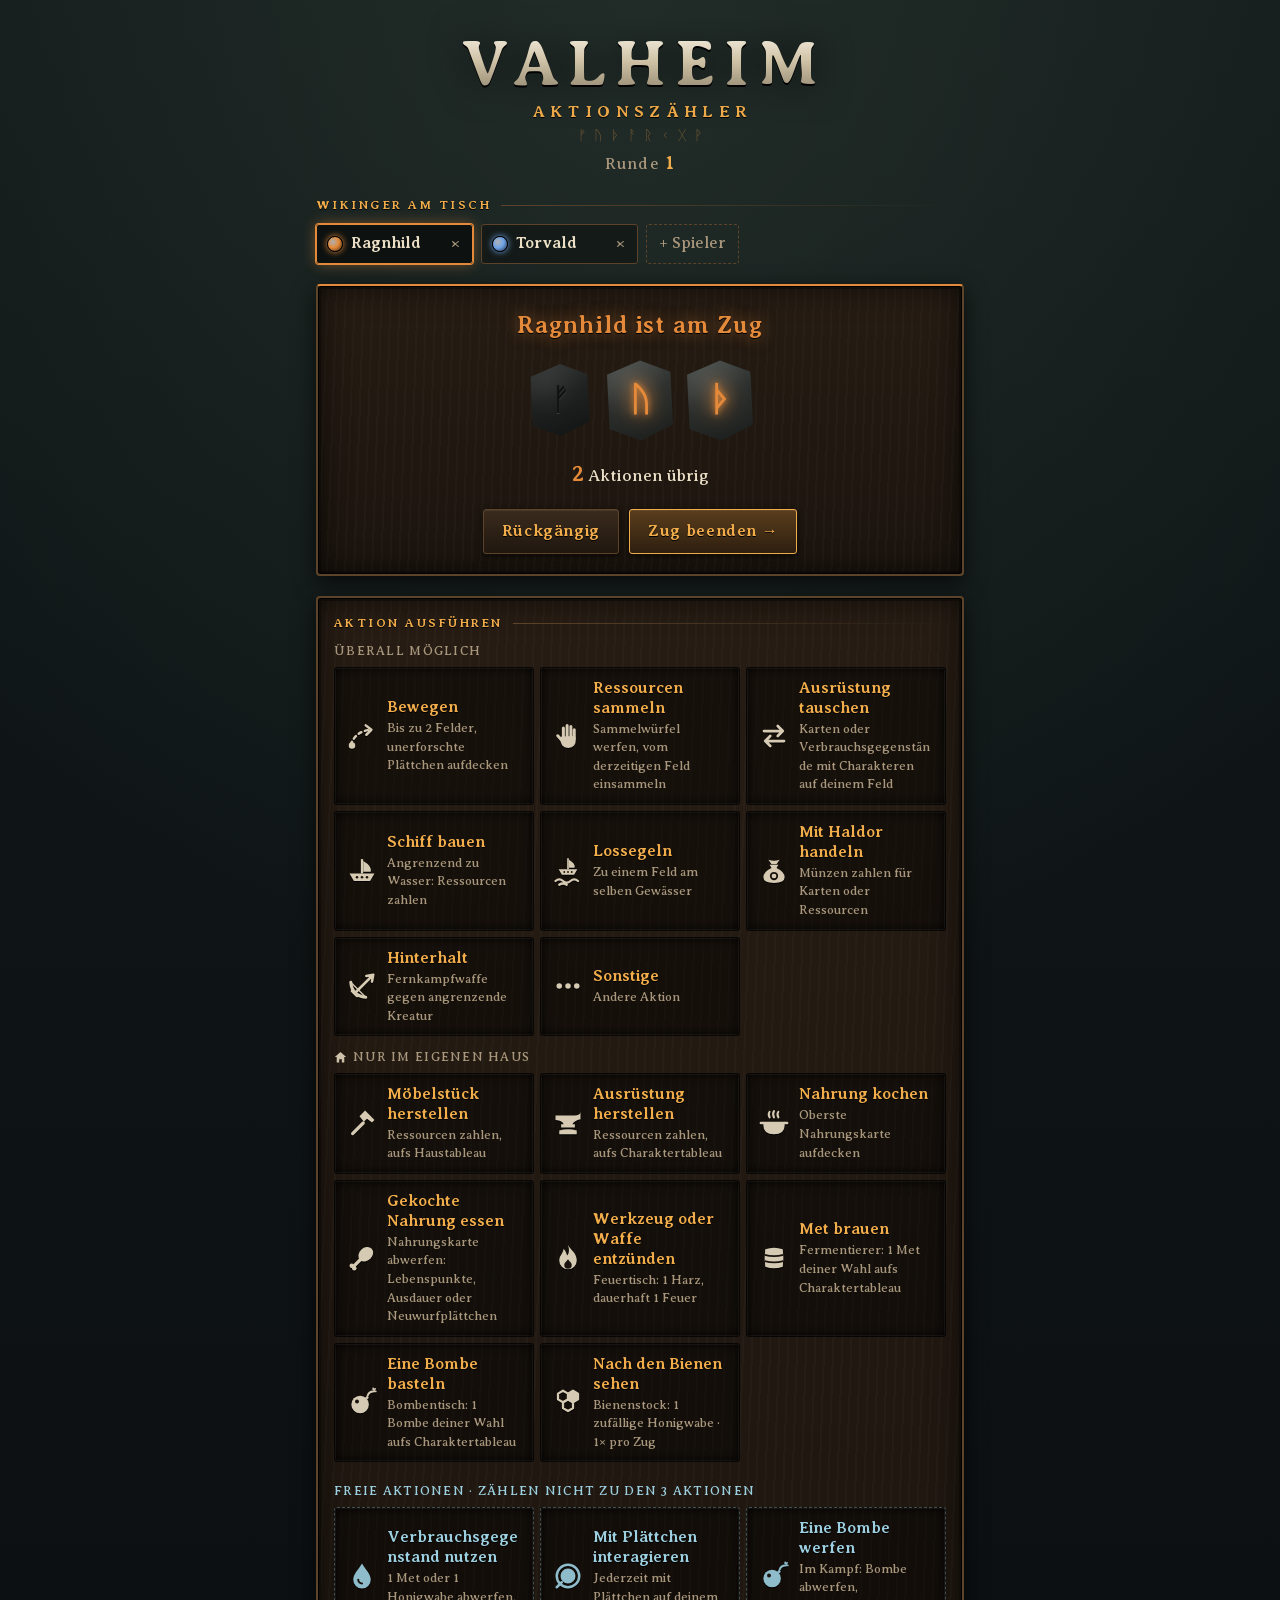
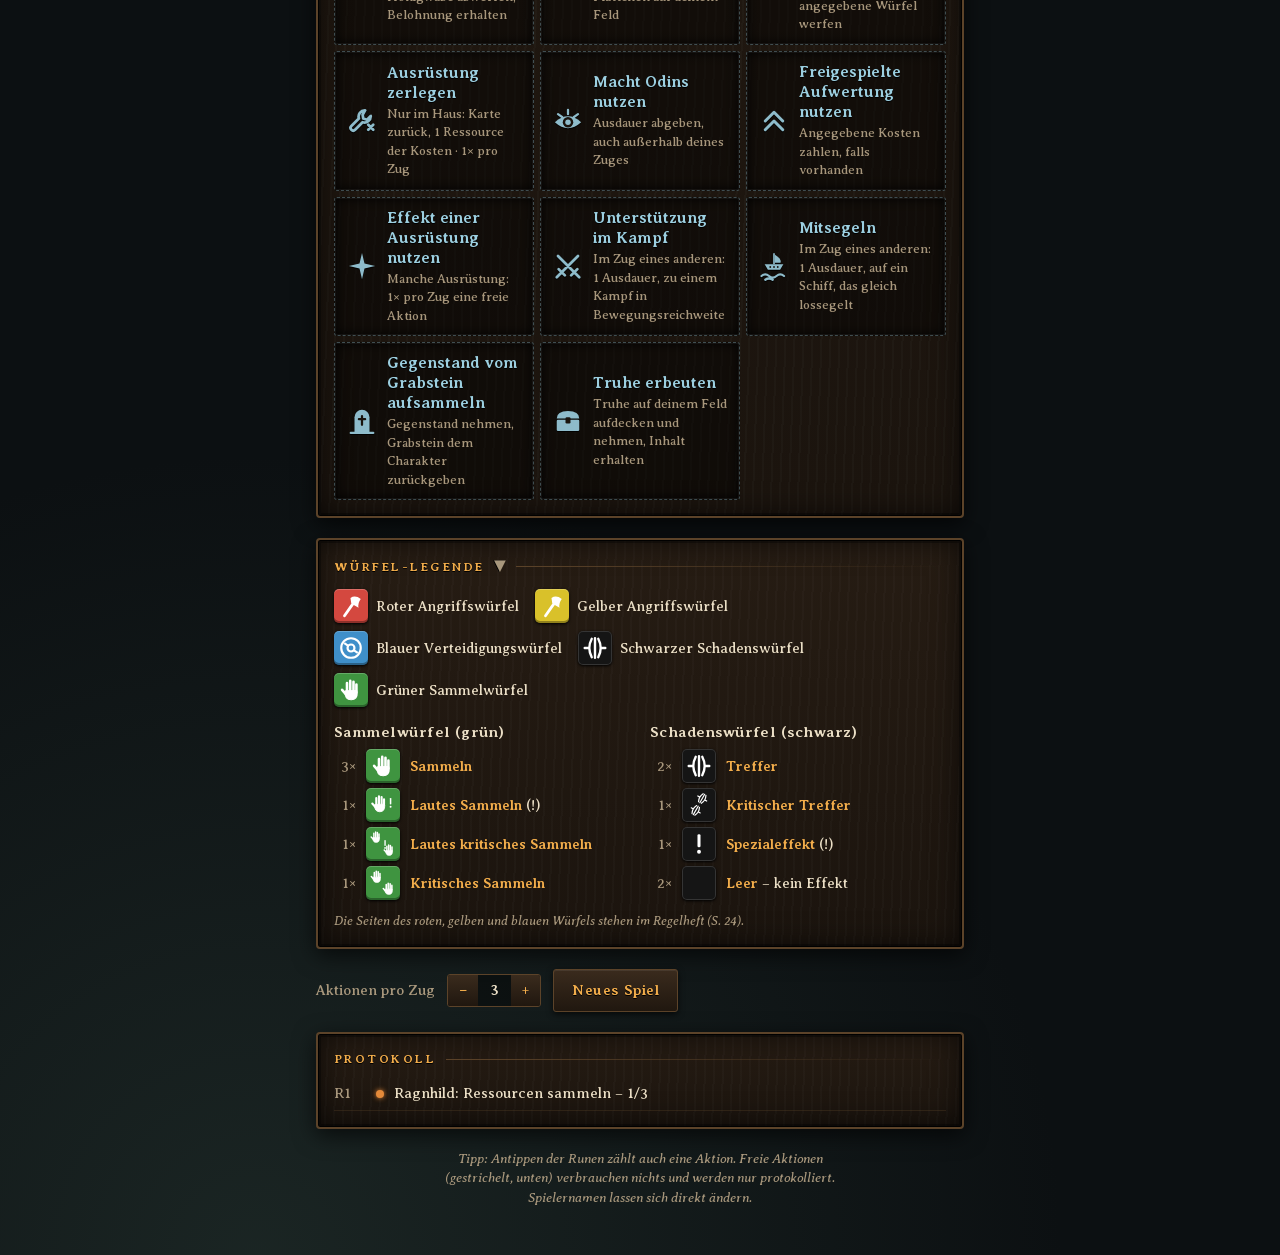
<file: index.html>
<!doctype html>
<html lang="de">
<head>
<meta charset="utf-8">
<meta name="viewport" content="width=device-width, initial-scale=1, viewport-fit=cover">
<title>Valheim Aktionszähler</title>
<meta name="claude:viewport-fit-sides" content="cover">
<link rel="preconnect" href="https://fonts.googleapis.com">
<link rel="stylesheet" href="https://fonts.googleapis.com/css2?family=Averia+Serif+Libre:ital,wght@0,400;0,700;1,400&display=swap">
<style>
/* Layout: eine Spalte wie das Spielmenü von Valheim – Logo oben, Holzrahmen-Panels, Runensteine, die in der Spielerfarbe glühen. Bewusst nur dunkles Design (Nebel über der Wiese bei Nacht). */
:root {
  --bg: #0c1012;            /* Nacht */
  --fog: #24332f;           /* Nebel der Schwarzwald-Ebene */
  --panel: #1b140e;         /* dunkles Holz */
  --panel-2: #261c13;
  --edge: #5c4329;          /* Holzrahmen */
  --edge-hi: #8f6a3c;
  --iron: #3a3632;          /* Eisenbeschläge */
  --gold: #f2ad4b;          /* Menüschrift-Orange */
  --gold-hi: #ffd08a;
  --fg: #ebdfc6;            /* Pergament */
  --muted: #a8977c;
  --frost: #9ccfe0;         /* freie Aktionen */
  --stone: #2c302f;         /* Runenstein */
  --stone-2: #1a1d1c;
  --font: "Averia Serif Libre", "Georgia", "Times New Roman", serif;
  color-scheme: dark;
}
* { box-sizing: border-box; }
html, body { min-height: 100%; }
body {
  background-color: var(--bg);
  background-image:
    radial-gradient(ellipse 120% 60% at 50% 0%, #3a4a3f66 0%, transparent 60%),
    radial-gradient(ellipse 90% 40% at 20% 100%, #24332f99 0%, transparent 70%),
    linear-gradient(180deg, #121a1a 0%, var(--bg) 55%);
  color: var(--fg);
  font-family: var(--font);
  font-size: 16px;
  line-height: 1.45;
}
.wrap {
  max-width: 680px; margin: 0 auto;
  padding-block: 24px 40px;
  padding-left: max(16px, env(safe-area-inset-left, 0px));
  padding-right: max(16px, env(safe-area-inset-right, 0px));
  display: grid; gap: 20px;
}

/* Logo */
header { display: grid; justify-items: center; gap: 4px; text-align: center; }
h1 { margin: 0; display: grid; justify-items: center; line-height: 1; }
.logo {
  font-weight: 700; font-size: clamp(2.6rem, 11vw, 4rem); letter-spacing: .14em; text-transform: uppercase;
  padding-left: .14em;
  background: linear-gradient(180deg, #f6f0e2 0%, #cfc2a6 45%, #8d826c 100%);
  -webkit-background-clip: text; background-clip: text; color: transparent;
  filter: drop-shadow(0 2px 0 #000) drop-shadow(0 0 18px #00000099);
}
.sub {
  font-size: 1.05rem; letter-spacing: .32em; text-transform: uppercase; color: var(--gold);
  padding-left: .32em; margin-top: 8px; text-shadow: 0 1px 0 #000;
}
.runeline { color: var(--edge-hi); letter-spacing: .6em; font-size: .9rem; opacity: .7; padding-left: .6em; }
.round { font-size: 1rem; color: var(--muted); letter-spacing: .08em; }
.round b { color: var(--gold); font-variant-numeric: tabular-nums; font-size: 1.15rem; }

.label {
  font-size: .78rem; text-transform: uppercase; letter-spacing: .2em; color: var(--gold); font-weight: 700;
  display: flex; align-items: center; gap: 10px; margin-bottom: 10px; text-shadow: 0 1px 0 #000;
}
.label::after { content: ""; flex: 1; height: 1px; background: linear-gradient(90deg, var(--edge), transparent); }

button { font: inherit; color: inherit; cursor: pointer; }
button:focus-visible, input:focus-visible, [role="button"]:focus-visible { outline: 2px solid var(--gold); outline-offset: 2px; }

/* Holzrahmen-Panel wie im Inventar */
.panel, .board {
  background:
    repeating-linear-gradient(92deg, #ffffff05 0 2px, transparent 2px 9px),
    linear-gradient(180deg, var(--panel-2), var(--panel));
  border: 2px solid var(--edge);
  border-radius: 4px;
  box-shadow: inset 0 0 0 1px #000, inset 0 0 0 3px #00000055, inset 0 0 30px #000000aa, 0 6px 22px #000000aa;
  padding: 16px;
}

/* Spieler */
.players { display: flex; gap: 8px; flex-wrap: wrap; }
.player {
  background: #00000055; border: 1px solid var(--edge); border-radius: 3px;
  padding: 7px 10px; display: flex; align-items: center; gap: 8px; min-width: 0;
}
.player.active {
  border-color: var(--pc); background: #00000088;
  box-shadow: 0 0 0 1px var(--pc), 0 0 14px color-mix(in srgb, var(--pc) 45%, transparent);
}
.player input {
  background: transparent; border: none; color: var(--fg); font: inherit; font-weight: 700;
  width: 9ch; min-width: 0; padding: 0;
}
.player .dot {
  width: 16px; height: 16px; border-radius: 50%; flex: none; padding: 0;
  background: radial-gradient(circle at 35% 35%, #ffffffaa, var(--pc) 45%, #000 120%);
  border: 1px solid #000; box-shadow: 0 0 6px var(--pc);
}
.player .rm { background: none; border: none; color: var(--muted); padding: 0 2px; font-size: 1.1rem; line-height: 1; }
.player .rm:hover { color: var(--gold); }
.add { background: none; border: 1px dashed var(--edge); border-radius: 3px; color: var(--muted); padding: 7px 12px; }
.add:hover { color: var(--gold); border-color: var(--gold); }

/* Brett */
.board {
  display: grid; gap: 18px; justify-items: center; text-align: center; padding: 22px 18px 20px;
  border-top-color: var(--pc, var(--edge));
}
.who {
  font-size: 1.5rem; font-weight: 700; margin: 0; letter-spacing: .04em;
  color: var(--pc, var(--gold)); text-shadow: 0 1px 0 #000, 0 0 16px color-mix(in srgb, var(--pc, var(--gold)) 50%, transparent);
}
.pips { display: flex; gap: 14px; justify-content: center; flex-wrap: wrap; }
.pip {
  width: 66px; height: 80px; display: grid; place-items: center; cursor: pointer;
  clip-path: polygon(50% 0, 96% 14%, 100% 80%, 52% 100%, 4% 86%, 0 18%);
  background:
    radial-gradient(circle at 30% 25%, #ffffff14, transparent 50%),
    linear-gradient(160deg, #4a4f4c, var(--stone) 45%, var(--stone-2));
  color: var(--pc, var(--gold)); font-size: 2.1rem; font-weight: 700;
  text-shadow: 0 0 6px var(--pc, var(--gold)), 0 0 16px var(--pc, var(--gold)), 0 0 28px var(--pc, var(--gold));
  transition: color .3s, text-shadow .3s, transform .3s, filter .3s;
}
.pip.used { color: #1a1c1b; text-shadow: 0 1px 0 #5a5f5c; transform: scale(.9); filter: brightness(.7); }
.left { font-size: 1.05rem; color: var(--fg); }
.left b { font-size: 1.4rem; color: var(--pc, var(--gold)); font-variant-numeric: tabular-nums; }
.left.zero b { color: var(--muted); }

.row { display: flex; gap: 10px; flex-wrap: wrap; justify-content: center; }
/* Knöpfe wie im Valheim-Menü */
.btn {
  border-radius: 3px; padding: 10px 18px; font-weight: 700; letter-spacing: .04em;
  border: 1px solid var(--edge); color: var(--gold);
  background: linear-gradient(180deg, #3a2b1d, #20170f);
  box-shadow: inset 0 1px 0 #ffffff12, 0 2px 6px #000000aa;
  text-shadow: 0 1px 0 #000;
}
.btn:hover:not(:disabled) { color: var(--gold-hi); border-color: var(--edge-hi); box-shadow: inset 0 1px 0 #ffffff1c, 0 0 12px #f2ad4b44; }
.btn.primary { border-color: var(--gold); background: linear-gradient(180deg, #5a3d1c, #2e1f10); }
.btn:disabled { opacity: .4; cursor: not-allowed; }

/* Aktionen wie Inventarplätze */
.actions { display: grid; grid-template-columns: repeat(auto-fill, minmax(155px, 1fr)); gap: 6px; }
.act {
  text-align: left; background: #00000066; border: 1px solid #00000099; border-radius: 3px;
  box-shadow: inset 0 0 0 1px #ffffff0d, inset 0 0 12px #000;
  padding: 10px 12px; display: grid; gap: 2px;
}
.act:hover:not(:disabled) { border-color: var(--gold); box-shadow: inset 0 0 0 1px #f2ad4b55, 0 0 10px #f2ad4b33; }
.act:disabled { opacity: .35; cursor: not-allowed; }
.act .n { font-weight: 700; color: var(--gold); text-shadow: 0 1px 0 #000; }
.act .s { font-size: .8rem; color: var(--muted); }
.act.free { border-style: dashed; border-color: #9ccfe055; }
.act.free:hover:not(:disabled) { border-color: var(--frost); box-shadow: 0 0 10px #9ccfe033; }
.act.free .n { color: var(--frost); }

.settings { display: flex; gap: 12px; align-items: center; flex-wrap: wrap; color: var(--muted); font-size: .92rem; }
.stepper { display: inline-flex; align-items: center; border: 1px solid var(--edge); border-radius: 3px; overflow: hidden; background: #00000066; }
.stepper button { background: linear-gradient(180deg, #3a2b1d, #20170f); border: none; padding: 5px 11px; color: var(--gold); }
.stepper span { padding: 0 12px; color: var(--fg); font-weight: 700; font-variant-numeric: tabular-nums; }

/* Protokoll */
.log { list-style: none; margin: 0; padding: 0; display: grid; gap: 2px; max-height: 260px; overflow-y: auto; }
.log li { display: flex; gap: 10px; font-size: .92rem; padding: 5px 0; border-bottom: 1px solid #5c432955; }
.log .t { color: var(--muted); font-variant-numeric: tabular-nums; flex: none; width: 3.5ch; }
.log .f { color: var(--frost); }
.log .e { color: var(--gold); font-weight: 700; }
.log .pd { width: 8px; height: 8px; border-radius: 50%; background: var(--pc); box-shadow: 0 0 5px var(--pc); flex: none; align-self: center; }
.empty { color: var(--muted); font-size: .92rem; }

.confirm { display: flex; gap: 10px; align-items: center; flex-wrap: wrap; font-size: .92rem; }
.note { font-size: .84rem; color: var(--muted); font-style: italic; text-align: center; max-width: 60ch; margin: 0 auto; }

@media (prefers-reduced-motion: reduce) { .pip { transition: none; } }

/* Würfel-Legende */
.legend summary { list-style: none; cursor: pointer; margin-bottom: 0; }
.legend summary::-webkit-details-marker { display: none; }
.legend summary .chev { color: var(--muted); font-size: .9rem; letter-spacing: 0; transition: transform .2s; }
.legend[open] summary .chev { transform: rotate(90deg); }
.legend[open] summary { margin-bottom: 12px; }
.dice-types { display: flex; flex-wrap: wrap; gap: 8px 16px; margin-bottom: 14px; }
.dt { display: flex; align-items: center; gap: 8px; font-size: .9rem; }
.face {
  width: 34px; height: 34px; border-radius: 5px; display: grid; place-items: center; flex: none;
  color: #fff; background: var(--die);
  box-shadow: inset 0 -2px 0 #00000055, inset 0 1px 0 #ffffff33, 0 1px 3px #000;
}
.face svg { width: 26px; height: 26px; }
.face.blank svg { display: none; }
.d-red { --die: #d4483f; } .d-yellow { --die: #d9c12a; } .d-blue { --die: #3f8fc9; }
.d-black { --die: #151515; } .d-green { --die: #3f9440; }
.d-black { box-shadow: inset 0 0 0 1px #ffffff22, 0 1px 3px #000; }
.dice { display: grid; grid-template-columns: repeat(auto-fit, minmax(250px, 1fr)); gap: 14px 20px; }
.die h3 { margin: 0 0 6px; font-size: .95rem; color: var(--fg); letter-spacing: .03em; }
.faces { list-style: none; margin: 0; padding: 0; display: grid; gap: 5px; }
.faces li { display: flex; align-items: center; gap: 10px; font-size: .9rem; }
.faces .x { color: var(--muted); font-variant-numeric: tabular-nums; width: 2.4ch; text-align: right; flex: none; }
.faces b { color: var(--gold); font-weight: 700; }
.legend .hint { margin: 12px 0 0; font-size: .8rem; color: var(--muted); font-style: italic; }

/* Aktions-Symbole */
.act { grid-template-columns: 30px 1fr; column-gap: 10px; align-items: center; }
.act .ic { grid-row: span 2; width: 30px; height: 30px; color: var(--fg); opacity: .9; filter: drop-shadow(0 1px 0 #000); }
.act:hover:not(:disabled) .ic { color: var(--gold-hi); }
.act.free .ic { color: var(--frost); }
.act { align-content: center; min-width: 0; }
.act .n, .act .s { min-width: 0; overflow-wrap: break-word; hyphens: auto; }
.act .n { display: block; line-height: 1.25; }
.act .n .hs { display: inline-block; vertical-align: -1px; margin-right: 5px; }
.hs { width: 13px; height: 13px; flex: none; color: var(--fg); opacity: .85; }
.grp { grid-column: 1 / -1; display: flex; align-items: center; gap: 6px; font-size: .8rem; letter-spacing: .1em; text-transform: uppercase; color: var(--muted); margin-top: 6px; }
.grp:first-child { margin-top: 0; }
.grp-free { color: var(--frost); margin-top: 14px; }
.act-hint { display: flex; align-items: center; gap: 6px; margin: 10px 0 0; font-size: .8rem; color: var(--muted); font-style: italic; }
</style>
</head>
<body>

<div class="wrap" lang="de">
  <svg width="0" height="0" style="position:absolute" aria-hidden="true">
    <defs>
      <g id="i-hand" fill="currentColor" stroke="currentColor" stroke-linecap="round" stroke-linejoin="round">
        <path d="M6.5 13.5 Q6 21 12.2 21 Q18 21 17.8 14 L17.2 12.5 L7 12.8 Z" stroke-width="1"/>
        <path d="M8.3 13 V5.5 M11.3 12.5 V3.6 M14.3 12.5 V4.4 M17 13.2 V7" fill="none" stroke-width="2.4"/>
        <path d="M7 15.5 L3.8 11.8" fill="none" stroke-width="2.4"/>
      </g>
      <g id="i-bang" fill="currentColor"><rect x="10.6" y="3" width="2.8" height="12" rx="1.2"/><circle cx="12" cy="19.2" r="1.8"/></g>
      <g id="i-claw" fill="none" stroke="currentColor" stroke-width="2.2" stroke-linecap="round">
        <path d="M9 3.5 Q4.5 12 9 20.5 M12 3 V21 M15 3.5 Q19.5 12 15 20.5 M2.5 12 H6 M18 12 H21.5"/>
      </g>
      <g id="i-axe" fill="currentColor">
        <path d="M6 21 L15.5 7.5" stroke="currentColor" stroke-width="2.6" stroke-linecap="round"/>
        <path d="M11.5 4.5 Q16 1.5 21 5.5 Q18 9.5 19 13.5 Q14.5 11.5 12.2 9.2 Z"/>
      </g>
      <g id="i-shield" fill="none" stroke="currentColor" stroke-width="2">
        <circle cx="12" cy="12" r="9"/><circle cx="12" cy="12" r="3.2"/>
        <path d="M5.8 7.5 L9.5 10 M14.5 14 L18.2 16.5"/>
      </g>
      <g id="i-move" fill="none" stroke="currentColor" stroke-width="2" stroke-linecap="round" stroke-linejoin="round"><path d="M3 19 Q7 8 19 7" stroke-dasharray="2.5 3"/><path d="M15 3.5 L19.5 7 L15.5 11"/><circle cx="4" cy="19.5" r="1.6" fill="currentColor"/></g>
      <g id="i-hammer" fill="currentColor"><path d="M4.5 20.5 L13 12" stroke="currentColor" stroke-width="2.6" stroke-linecap="round"/><path d="M10 6.5 L14.5 2 L22 9.5 L20 11.5 L16 8.5 L13.5 11 Z"/></g>
      <g id="i-anvil" fill="currentColor"><path d="M2 6 H17 Q22 6 22 3 V9 Q17 10 15.5 13 H17.5 V15.5 H6.5 V13 H8.5 Q8 10 2 9.5 Z"/><path d="M5 21 H19 V18 Q12 16 5 18 Z"/></g>
      <g id="i-swap" fill="none" stroke="currentColor" stroke-width="2.2" stroke-linecap="round" stroke-linejoin="round"><path d="M4 8 H19 M15 4 L19 8 L15 12 M20 16 H5 M9 12 L5 16 L9 20"/></g>
      <g id="i-ship" fill="currentColor"><path d="M2 14 H22 L18.5 20 H5.5 Z"/><path d="M12 2.5 V14" stroke="currentColor" stroke-width="1.8"/><path d="M13 4 Q20 8 19 12.5 H13 Z"/><circle cx="8" cy="17" r="1" fill="var(--panel)"/><circle cx="12" cy="17" r="1" fill="var(--panel)"/><circle cx="16" cy="17" r="1" fill="var(--panel)"/></g>
      <g id="i-sail"><use href="#i-ship" transform="translate(3 0) scale(.75)"/><path d="M2 20 Q5 17.5 8 20 T14 20 T20 20 M5 23 Q8 21 11 23" fill="none" stroke="currentColor" stroke-width="1.8" stroke-linecap="round"/></g>
      <g id="i-pot" fill="currentColor"><path d="M3.5 11 H20.5 V14 Q20.5 21 12 21 Q3.5 21 3.5 14 Z"/><path d="M1.5 12 H3.5 M20.5 12 H22.5" stroke="currentColor" stroke-width="2" stroke-linecap="round"/><path d="M8.5 3 Q7 5 8.5 7.5 M12 2.5 Q10.5 5 12 7.5 M15.5 3 Q14 5 15.5 7.5" fill="none" stroke="currentColor" stroke-width="1.6" stroke-linecap="round"/></g>
      <g id="i-meat" fill="currentColor"><ellipse cx="15" cy="9" rx="6.5" ry="5.2" transform="rotate(-45 15 9)"/><path d="M11 13 L5.5 18.5" stroke="currentColor" stroke-width="2.6" stroke-linecap="round"/><circle cx="3.8" cy="18.2" r="1.8"/><circle cx="5.8" cy="20.2" r="1.8"/></g>
      <g id="i-fire" fill="currentColor"><path d="M12 1.5 C14.5 6 19 8 19 14 A7 7 0 0 1 5 14 C5 10 8 8.5 8.5 4.5 C10.5 6.5 10.8 9 11.5 10 C13 8 13.2 5 12 1.5 Z"/><path d="M12 13 C13.5 15 15 16 15 17.5 A3 3 0 0 1 9 17.5 C9 16 10.5 15 12 13 Z" fill="var(--panel)"/></g>
      <g id="i-mead" fill="currentColor"><path d="M5 5 Q4 12 5 19 Q12 21.5 19 19 Q20 12 19 5 Q12 2.5 5 5 Z"/><path d="M4.6 9.5 Q12 11.5 19.4 9.5 M4.6 14.5 Q12 16.5 19.4 14.5" fill="none" stroke="var(--panel)" stroke-width="1.4"/></g>
      <g id="i-bomb" fill="currentColor"><circle cx="10.5" cy="14" r="7"/><path d="M14.5 8.5 L16 7 L17.5 8.5 L16 10 Z"/><path d="M16.5 7 Q17.5 3.5 21 3.5" fill="none" stroke="currentColor" stroke-width="1.6" stroke-linecap="round"/><path d="M21 1 V2 M23 3.5 H22 M22.5 1.5 L21.8 2.2" stroke="currentColor" stroke-width="1.4" stroke-linecap="round"/><circle cx="8" cy="11.5" r="1.6" fill="var(--panel)"/></g>
      <g id="i-bees" fill="none" stroke="currentColor" stroke-width="1.8" stroke-linejoin="round"><path d="M8 3 L12 5.3 V9.9 L8 12.2 L4 9.9 V5.3 Z"/><path d="M16 3 L20 5.3 V9.9 L16 12.2 L12 9.9 V5.3 Z" fill="currentColor"/><path d="M12 10 L16 12.3 V16.9 L12 19.2 L8 16.9 V12.3 Z"/></g>
      <g id="i-bag" fill="currentColor"><path d="M8.5 7 H15.5 L14 9.5 Q20.5 12.5 20.5 17 Q20.5 21.5 12 21.5 Q3.5 21.5 3.5 17 Q3.5 12.5 10 9.5 Z"/><path d="M7.5 3 L10 6.5 H14 L16.5 3 Q12 4.5 7.5 3 Z"/><circle cx="12" cy="16" r="2.6" fill="none" stroke="var(--panel)" stroke-width="1.4"/></g>
      <g id="i-bow" fill="none" stroke="currentColor" stroke-linecap="round" stroke-linejoin="round"><path d="M3 9 Q4 20 15 21" stroke-width="2.4"/><path d="M3 9 L15 21" stroke-width="1"/><path d="M6 18 L21 3 M21 3 L15.5 4 M21 3 L20 8.5 M6 18 L4 16 M6 18 L8 20" stroke-width="2"/></g>
      <g id="i-dots" fill="currentColor"><circle cx="5" cy="12" r="2.2"/><circle cx="12" cy="12" r="2.2"/><circle cx="19" cy="12" r="2.2"/></g>
      <g id="i-plus" fill="none" stroke="currentColor" stroke-width="2" stroke-linecap="round"><circle cx="12" cy="12" r="9" stroke-dasharray="3 2.5"/><path d="M12 7.5 V16.5 M7.5 12 H16.5"/></g>
      <g id="i-house" fill="currentColor"><path d="M1.5 11 L12 2 L22.5 11 H19 V21 H14.5 V15 H9.5 V21 H5 V11 Z"/></g>
      <g id="i-drop" fill="currentColor"><path d="M12 2 C15 7 19 10.5 19 15 A7 7 0 0 1 5 15 C5 10.5 9 7 12 2 Z"/><path d="M9 15 A3 3 0 0 0 12 18" fill="none" stroke="var(--panel)" stroke-width="1.6" stroke-linecap="round"/></g>
      <g id="i-token" fill="none" stroke="currentColor" stroke-width="2"><circle cx="12" cy="12" r="9"/><circle cx="12" cy="12" r="5" fill="currentColor"/><path d="M3 21 L7 17" stroke-linecap="round"/></g>
      <g id="i-dismantle" fill="none" stroke="currentColor" stroke-width="2.2" stroke-linecap="round" stroke-linejoin="round"><path d="M14.5 3.5 A5 5 0 0 0 9.5 10 L3.5 16 A2.1 2.1 0 0 0 6.5 19 L12.5 13 A5 5 0 0 0 19 8 L16 11 L13 10 L12.5 7 Z"/><path d="M17 15 L21 19 M21 15 L17 19"/></g>
      <g id="i-odin" fill="currentColor"><path d="M1.5 13 Q12 3.5 22.5 13 Q12 22.5 1.5 13 Z"/><circle cx="12" cy="13" r="4.2" fill="var(--panel)"/><circle cx="12" cy="13" r="2.2"/><path d="M4 6.5 L7.5 9 M12 3 V6.5 M20 6.5 L16.5 9" stroke="currentColor" stroke-width="1.8" stroke-linecap="round"/></g>
      <g id="i-up" fill="none" stroke="currentColor" stroke-width="2.4" stroke-linecap="round" stroke-linejoin="round"><path d="M5 12 L12 5 L19 12 M5 19 L12 12 L19 19"/></g>
      <g id="i-spark" fill="currentColor"><path d="M12 1.5 L14 10 L22.5 12 L14 14 L12 22.5 L10 14 L1.5 12 L10 10 Z"/></g>
      <g id="i-swords" fill="none" stroke="currentColor" stroke-width="2.2" stroke-linecap="round"><path d="M4 4 L17 17 M20 4 L7 17 M14.5 19.5 L19.5 14.5 M4.5 14.5 L9.5 19.5 M18 18 L21 21 M6 18 L3 21"/></g>
      <g id="i-grave" fill="currentColor"><path d="M6 21 V9 A6 6 0 0 1 18 9 V21 Z"/><path d="M12 8 V15 M9.5 10.5 H14.5" stroke="var(--panel)" stroke-width="1.8" stroke-linecap="round"/><path d="M3 21.5 H21" stroke="currentColor" stroke-width="1.8" stroke-linecap="round"/></g>
      <g id="i-chest" fill="currentColor"><path d="M3 10 Q3 4 12 4 Q21 4 21 10 Z"/><rect x="3" y="11" width="18" height="9" rx="1"/><rect x="10" y="9" width="4" height="5" rx="1" fill="var(--panel)"/></g>
    </defs>
  </svg>
  <header>
    <h1><span class="logo">Valheim</span><span class="sub">Aktionszähler</span></h1>
    <div class="runeline" aria-hidden="true">ᚠᚢᚦᚨᚱᚲᚷᚹ</div>
    <div class="round">Runde <b id="round">1</b></div>
  </header>

  <section>
    <div class="label">Wikinger am Tisch</div>
    <div class="players" id="players"></div>
  </section>

  <section class="board" aria-live="polite">
    <p class="who" id="who"></p>
    <div class="pips" id="pips"></div>
    <div class="left" id="left"></div>
    <div class="row">
      <button class="btn" id="undo">Rückgängig</button>
      <button class="btn primary" id="end">Zug beenden →</button>
    </div>
  </section>

  <section class="panel">
    <div class="label">Aktion ausführen</div>
    <div class="actions" id="actions"></div>
  </section>

  <details class="panel legend" id="legend" open>
    <summary class="label">Würfel-Legende <span class="chev" aria-hidden="true">▶</span></summary>
    <div class="dice-types">
      <span class="dt"><span class="face d-red"><svg viewBox="0 0 24 24"><use href="#i-axe"/></svg></span>Roter Angriffswürfel</span>
      <span class="dt"><span class="face d-yellow"><svg viewBox="0 0 24 24"><use href="#i-axe"/></svg></span>Gelber Angriffswürfel</span>
      <span class="dt"><span class="face d-blue"><svg viewBox="0 0 24 24"><use href="#i-shield"/></svg></span>Blauer Verteidigungswürfel</span>
      <span class="dt"><span class="face d-black"><svg viewBox="0 0 24 24"><use href="#i-claw"/></svg></span>Schwarzer Schadenswürfel</span>
      <span class="dt"><span class="face d-green"><svg viewBox="0 0 24 24"><use href="#i-hand"/></svg></span>Grüner Sammelwürfel</span>
    </div>
    <div class="dice">
      <div class="die">
        <h3>Sammelwürfel (grün)</h3>
        <ul class="faces">
          <li><span class="x">3×</span><span class="face d-green"><svg viewBox="0 0 24 24"><use href="#i-hand"/></svg></span><span><b>Sammeln</b></span></li>
          <li><span class="x">1×</span><span class="face d-green"><svg viewBox="0 0 24 24"><use href="#i-hand" transform="translate(-1 1) scale(.82)"/><use href="#i-bang" transform="translate(13 4) scale(.5)"/></svg></span><span><b>Lautes Sammeln</b> (!)</span></li>
          <li><span class="x">1×</span><span class="face d-green"><svg viewBox="0 0 24 24"><use href="#i-hand" transform="translate(-1 -1) scale(.55)"/><use href="#i-bang" transform="translate(8.5 7) scale(.45)"/><use href="#i-hand" transform="translate(11 11) scale(.55)"/></svg></span><span><b>Lautes kritisches Sammeln</b></span></li>
          <li><span class="x">1×</span><span class="face d-green"><svg viewBox="0 0 24 24"><use href="#i-hand" transform="translate(-1 -1) scale(.6)"/><use href="#i-hand" transform="translate(10 10) scale(.6)"/></svg></span><span><b>Kritisches Sammeln</b></span></li>
        </ul>
      </div>
      <div class="die">
        <h3>Schadenswürfel (schwarz)</h3>
        <ul class="faces">
          <li><span class="x">2×</span><span class="face d-black"><svg viewBox="0 0 24 24"><use href="#i-claw"/></svg></span><span><b>Treffer</b></span></li>
          <li><span class="x">1×</span><span class="face d-black"><svg viewBox="0 0 24 24"><use href="#i-claw" transform="translate(9 0) rotate(30 6 6) scale(.5)"/><use href="#i-claw" transform="translate(3 11) rotate(30 6 6) scale(.5)"/></svg></span><span><b>Kritischer Treffer</b></span></li>
          <li><span class="x">1×</span><span class="face d-black"><svg viewBox="0 0 24 24"><use href="#i-bang"/></svg></span><span><b>Spezialeffekt</b> (!)</span></li>
          <li><span class="x">2×</span><span class="face d-black blank"><svg viewBox="0 0 24 24"></svg></span><span><b>Leer</b> – kein Effekt</span></li>
        </ul>
      </div>
    </div>
    <p class="hint">Die Seiten des roten, gelben und blauen Würfels stehen im Regelheft (S. 24).</p>
  </details>

  <section class="settings">
    <span>Aktionen pro Zug</span>
    <span class="stepper">
      <button id="perMinus" aria-label="Weniger Aktionen">−</button>
      <span id="per">3</span>
      <button id="perPlus" aria-label="Mehr Aktionen">+</button>
    </span>
    <span id="resetArea"><button class="btn" id="reset">Neues Spiel</button></span>
  </section>

  <section class="panel">
    <div class="label">Protokoll</div>
    <ul class="log" id="log"></ul>
  </section>

  <p class="note">Tipp: Antippen der Runen zählt auch eine Aktion. Freie Aktionen (gestrichelt, unten) verbrauchen nichts und werden nur protokolliert. Spielernamen lassen sich direkt ändern.</p>
</div>

<script>
const ACTIONS = [
  { n: "Bewegen", s: "Bis zu 2 Felder, unerforschte Plättchen aufdecken", i: "move" },
  { n: "Ressourcen sammeln", s: "Sammelwürfel werfen, vom derzeitigen Feld einsammeln", i: "hand" },
  { n: "Ausrüstung tauschen", s: "Karten oder Verbrauchsgegenstände mit Charakteren auf deinem Feld", i: "swap" },
  { n: "Schiff bauen", s: "Angrenzend zu Wasser: Ressourcen zahlen", i: "ship" },
  { n: "Lossegeln", s: "Zu einem Feld am selben Gewässer", i: "sail" },
  { n: "Mit Haldor handeln", s: "Münzen zahlen für Karten oder Ressourcen", i: "bag" },
  { n: "Hinterhalt", s: "Fernkampfwaffe gegen angrenzende Kreatur", i: "bow" },
  { n: "Sonstige", s: "Andere Aktion", i: "dots" },
  { n: "Möbelstück herstellen", s: "Ressourcen zahlen, aufs Haustableau", i: "hammer", h: 1 },
  { n: "Ausrüstung herstellen", s: "Ressourcen zahlen, aufs Charaktertableau", i: "anvil", h: 1 },
  { n: "Nahrung kochen", s: "Oberste Nahrungskarte aufdecken", i: "pot", h: 1 },
  { n: "Gekochte Nahrung essen", s: "Nahrungskarte abwerfen: Lebenspunkte, Ausdauer oder Neuwurfplättchen", i: "meat", h: 1 },
  { n: "Werkzeug oder Waffe entzünden", s: "Feuertisch: 1 Harz, dauerhaft 1 Feuer", i: "fire", h: 1 },
  { n: "Met brauen", s: "Fermentierer: 1 Met deiner Wahl aufs Charaktertableau", i: "mead", h: 1 },
  { n: "Eine Bombe basteln", s: "Bombentisch: 1 Bombe deiner Wahl aufs Charaktertableau", i: "bomb", h: 1 },
  { n: "Nach den Bienen sehen", s: "Bienenstock: 1 zufällige Honigwabe · 1× pro Zug", i: "bees", h: 1, once: 1 },
  { n: "Verbrauchsgegenstand nutzen", s: "1 Met oder 1 Honigwabe abwerfen, Belohnung erhalten", i: "drop", free: true },
  { n: "Mit Plättchen interagieren", s: "Jederzeit mit Plättchen auf deinem Feld", i: "token", free: true },
  { n: "Eine Bombe werfen", s: "Im Kampf: Bombe abwerfen, angegebene Würfel werfen", i: "bomb", free: true },
  { n: "Ausrüstung zerlegen", s: "Nur im Haus: Karte zurück, 1 Ressource der Kosten · 1× pro Zug", i: "dismantle", free: true, once: 1 },
  { n: "Macht Odins nutzen", s: "Ausdauer abgeben, auch außerhalb deines Zuges", i: "odin", free: true },
  { n: "Freigespielte Aufwertung nutzen", s: "Angegebene Kosten zahlen, falls vorhanden", i: "up", free: true },
  { n: "Effekt einer Ausrüstung nutzen", s: "Manche Ausrüstung: 1× pro Zug eine freie Aktion", i: "spark", free: true },
  { n: "Unterstützung im Kampf", s: "Im Zug eines anderen: 1 Ausdauer, zu einem Kampf in Bewegungsreichweite", i: "swords", free: true },
  { n: "Mitsegeln", s: "Im Zug eines anderen: 1 Ausdauer, auf ein Schiff, das gleich lossegelt", i: "sail", free: true },
  { n: "Gegenstand vom Grabstein aufsammeln", s: "Gegenstand nehmen, Grabstein dem Charakter zurückgeben", i: "grave", free: true },
  { n: "Truhe erbeuten", s: "Truhe auf deinem Feld aufdecken und nehmen, Inhalt erhalten", i: "chest", free: true },
];

const COLORS = [
  { name: "Glut", c: "#e48a3a" },
  { name: "Fjord", c: "#6fa3e8" },
  { name: "Moos", c: "#8cc56a" },
  { name: "Heidekraut", c: "#c38be0" },
  { name: "Bernstein", c: "#e6c35a" },
  { name: "Blut", c: "#e0706a" },
];
const KEY = "valheim-aktionszaehler-v1";
const fresh = () => ({
  players: ["Ragnhild", "Torvald"],
  colors: [0, 1],
  current: 0, round: 1, per: 3, used: [], log: [],
});
let st;
try { st = JSON.parse(localStorage.getItem(KEY)) || fresh(); } catch { st = fresh(); }
if (!Array.isArray(st.colors)) st.colors = [];
st.players.forEach((_, i) => { if (st.colors[i] === undefined) st.colors[i] = freeColor(i); });
function freeColor(skip) {
  const taken = st.colors.filter((_, i) => i !== skip);
  const f = COLORS.findIndex((_, k) => !taken.includes(k));
  return f < 0 ? 0 : f;
}
const pc = i => COLORS[st.colors[i] ?? 0].c;
const save = () => { try { localStorage.setItem(KEY, JSON.stringify(st)); } catch {} };

const $ = id => document.getElementById(id);
const esc = s => String(s).replace(/[&<>"]/g, c => ({ "&": "&amp;", "<": "&lt;", ">": "&gt;", '"': "&quot;" }[c]));
const RUNES = ["ᚠ", "ᚢ", "ᚦ", "ᚨ", "ᚱ", "ᚲ", "ᚷ", "ᚹ"];
const name = () => st.players[st.current] || "Spieler";
const counted = () => st.used.filter(a => !a.free).length;

function log(text, cls = "") {
  st.log.unshift({ t: `R${st.round}`, text, cls, p: st.current });
  st.log = st.log.slice(0, 120);
}

function doAction(i) {
  const a = ACTIONS[i];
  if (!a.free && counted() >= st.per) return;
  if (a.once && st.used.some(u => u.n === a.n)) return;
  st.used.push({ n: a.n, free: !!a.free });
  log(`${name()}: ${a.n}${a.free ? " (frei)" : ` – ${counted()}/${st.per}`}`, a.free ? "f" : "");
  render();
}

function undo() {
  const a = st.used.pop();
  if (!a) return;
  st.log.shift();
  render();
}

function endTurn() {
  log(`${name()} beendet den Zug (${counted()}/${st.per} Aktionen)`, "e");
  st.used = [];
  st.current = (st.current + 1) % st.players.length;
  if (st.current === 0) { st.round++; log(`Runde ${st.round} beginnt`, "e"); }
  render();
}

function render() {
  if (st.current >= st.players.length) st.current = 0;
  $("round").textContent = st.round;
  document.documentElement.style.setProperty("--pc", pc(st.current));
  $("per").textContent = st.per;

  $("players").innerHTML = st.players.map((p, i) => `
    <div class="player ${i === st.current ? "active" : ""}" style="--pc:${pc(i)}">
      <button class="dot" data-col="${i}" aria-label="Farbe von ${esc(p)} wechseln (${COLORS[st.colors[i]].name})" title="Farbe wechseln: ${COLORS[st.colors[i]].name}"></button>
      <input id="pl${i}" value="${esc(p)}" aria-label="Name Spieler ${i + 1}" data-i="${i}">
      ${st.players.length > 1 ? `<button class="rm" data-rm="${i}" aria-label="Spieler entfernen">×</button>` : ""}
    </div>`).join("") + (st.players.length < 4 ? `<button class="add" id="addP">+ Spieler</button>` : "");

  $("who").textContent = `${name()} ist am Zug`;
  const c = counted();
  $("pips").innerHTML = Array.from({ length: st.per }, (_, i) =>
    `<div class="pip ${i < c ? "used" : ""}" role="button" tabindex="0" data-pip="${i}" aria-label="Aktion ${i + 1}">${RUNES[i % RUNES.length]}</div>`).join("");
  const left = st.per - c;
  $("left").className = "left" + (left === 0 ? " zero" : "");
  $("left").innerHTML = left === 0
    ? `<b>0</b> Aktionen übrig – Zug beenden`
    : `<b>${left}</b> ${left === 1 ? "Aktion" : "Aktionen"} übrig`;
  $("undo").disabled = st.used.length === 0;

  $("actions").innerHTML = ACTIONS.map((a, i) =>
    (i === 0 ? `<div class="grp">Überall möglich</div>` : "") +
    (a.h && !a.free && !ACTIONS[i - 1].h ? `<div class="grp"><svg class="hs" viewBox="0 0 24 24" aria-hidden="true"><use href="#i-house"/></svg> Nur im eigenen Haus</div>` : "") +
    (a.free && !ACTIONS[i - 1].free ? `<div class="grp grp-free">Freie Aktionen · zählen nicht zu den ${st.per} Aktionen</div>` : "") +
    `<button class="act ${a.free ? "free" : ""}" data-a="${i}" ${(!a.free && left === 0) || (a.once && st.used.some(u => u.n === a.n)) ? "disabled" : ""} ${a.h ? 'title="Nur im Haus"' : ""}>
       <svg class="ic" viewBox="0 0 24 24" aria-hidden="true"><use href="#i-${a.i}"/></svg>
       <span class="n">${a.n}</span><span class="s">${a.s}</span></button>`).join("");

  $("log").innerHTML = st.log.length
    ? st.log.map(l => `<li><span class="t">${l.t}</span><span class="pd" style="--pc:${pc(l.p ?? 0)}"></span><span class="${l.cls}">${esc(l.text)}</span></li>`).join("")
    : `<li class="empty">Noch keine Aktionen. Wähle oben eine Aktion aus.</li>`;
  save();
}

document.addEventListener("click", e => {
  const t = e.target.closest("[data-a],[data-pip],[data-rm],[data-col],#addP,#undo,#end,#perMinus,#perPlus,#reset,#resetYes,#resetNo");
  if (!t) return;
  if (t.dataset.a) return doAction(+t.dataset.a);
  if (t.dataset.pip) { if (+t.dataset.pip >= counted()) doAction(ACTIONS.findIndex(a => a.n === "Sonstige")); return; }
  if (t.dataset.col) {
    const i = +t.dataset.col, others = st.colors.filter((_, k) => k !== i);
    let n = st.colors[i];
    do { n = (n + 1) % COLORS.length; } while (others.includes(n));
    st.colors[i] = n;
    return render();
  }
  if (t.dataset.rm) {
    const i = +t.dataset.rm;
    st.players.splice(i, 1); st.colors.splice(i, 1);
    if (st.current > i || st.current >= st.players.length) st.current = Math.max(0, st.current - 1);
    return render();
  }
  switch (t.id) {
    case "addP":
      st.players.push(["Sigrun", "Bjarne", "Astrid", "Halvar"][st.players.length % 4]);
      st.colors.push(freeColor(-1));
      return render();
    case "undo": return undo();
    case "end": return endTurn();
    case "perMinus": st.per = Math.max(1, st.per - 1); return render();
    case "perPlus": st.per = Math.min(8, st.per + 1); return render();
    case "reset":
      $("resetArea").innerHTML = `<span class="confirm">Alles zurücksetzen? <button class="btn" id="resetYes">Ja, neues Spiel</button><button class="btn" id="resetNo">Abbrechen</button></span>`;
      return;
    case "resetYes": {
      const keep = st.players, cols = st.colors, per = st.per;
      st = fresh(); st.players = keep; st.colors = cols; st.per = per;
      $("resetArea").innerHTML = `<button class="btn" id="reset">Neues Spiel</button>`;
      return render();
    }
    case "resetNo":
      $("resetArea").innerHTML = `<button class="btn" id="reset">Neues Spiel</button>`; return;
  }
});
document.addEventListener("keydown", e => {
  const p = e.target.closest?.("[data-pip]");
  if (p && (e.key === "Enter" || e.key === " ")) { e.preventDefault(); p.click(); }
});
document.addEventListener("change", e => {
  if (e.target.dataset?.i !== undefined) {
    st.players[+e.target.dataset.i] = e.target.value.trim() || `Spieler ${+e.target.dataset.i + 1}`;
    render();
  }
});

if (!st.log.length) { log("Ragnhild: Ressourcen sammeln – 1/3", ""); st.used = [{ n: "Ressourcen sammeln" }]; }
render();
</script>
</body>
</html>
</file>
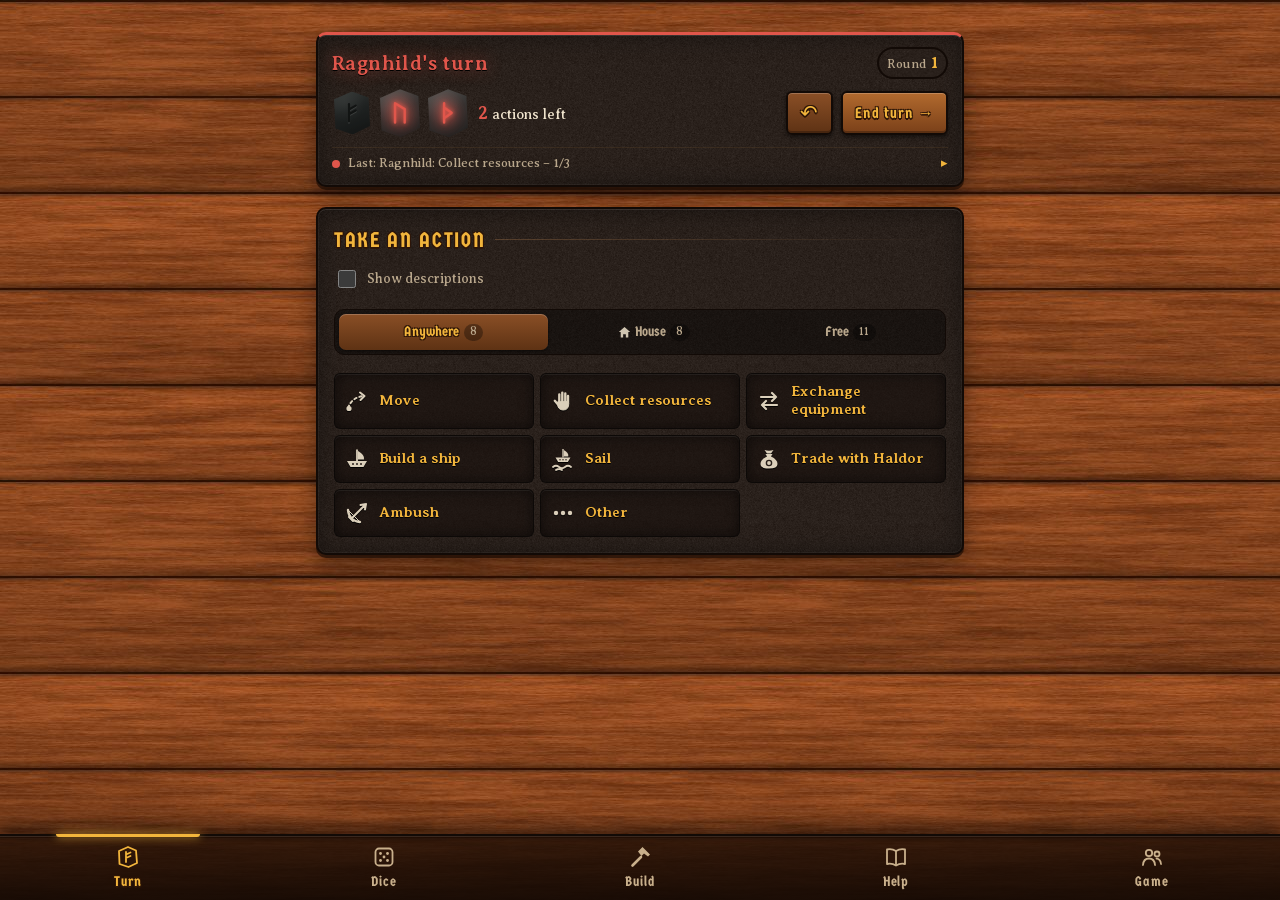
<file: docs/index.html>
<!doctype html>
<html lang="de">
<head>
<meta charset="utf-8">
<meta name="viewport" content="width=device-width, initial-scale=1, viewport-fit=cover">
<title>Val Companion</title>
<meta name="theme-color" content="#2a1709">
<meta name="mobile-web-app-capable" content="yes">
<link rel="manifest" href="manifest.webmanifest">
<link rel="icon" href="icons/icon-192.png">
<link rel="apple-touch-icon" href="icons/icon-192.png">
<link rel="stylesheet" href="css/app.css">
</head>
<body>

<div class="wrap" lang="de">
  <svg width="0" height="0" style="position:absolute" aria-hidden="true">
    <defs>
      <g id="i-hand" fill="currentColor" stroke="currentColor" stroke-linecap="round" stroke-linejoin="round">
        <path d="M6.5 13.5 Q6 21 12.2 21 Q18 21 17.8 14 L17.2 12.5 L7 12.8 Z" stroke-width="1"/>
        <path d="M8.3 13 V5.5 M11.3 12.5 V3.6 M14.3 12.5 V4.4 M17 13.2 V7" fill="none" stroke-width="2.4"/>
        <path d="M7 15.5 L3.8 11.8" fill="none" stroke-width="2.4"/>
      </g>
      <g id="i-bang" fill="currentColor"><rect x="10.6" y="3" width="2.8" height="12" rx="1.2"/><circle cx="12" cy="19.2" r="1.8"/></g>
      <g id="i-claw" fill="none" stroke="currentColor" stroke-width="2.2" stroke-linecap="round">
        <path d="M9 3.5 Q4.5 12 9 20.5 M12 3 V21 M15 3.5 Q19.5 12 15 20.5 M2.5 12 H6 M18 12 H21.5"/>
      </g>
      <g id="i-axe" fill="currentColor">
        <path d="M6 21 L15.5 7.5" stroke="currentColor" stroke-width="2.6" stroke-linecap="round"/>
        <path d="M11.5 4.5 Q16 1.5 21 5.5 Q18 9.5 19 13.5 Q14.5 11.5 12.2 9.2 Z"/>
      </g>
      <g id="i-shield" fill="none" stroke="currentColor" stroke-width="2">
        <circle cx="12" cy="12" r="9"/><circle cx="12" cy="12" r="3.2"/>
        <path d="M5.8 7.5 L9.5 10 M14.5 14 L18.2 16.5"/>
      </g>
      <g id="i-move" fill="none" stroke="currentColor" stroke-width="2" stroke-linecap="round" stroke-linejoin="round"><path d="M3 19 Q7 8 19 7" stroke-dasharray="2.5 3"/><path d="M15 3.5 L19.5 7 L15.5 11"/><circle cx="4" cy="19.5" r="1.6" fill="currentColor"/></g>
      <g id="i-hammer" fill="currentColor"><path d="M4.5 20.5 L13 12" stroke="currentColor" stroke-width="2.6" stroke-linecap="round"/><path d="M10 6.5 L14.5 2 L22 9.5 L20 11.5 L16 8.5 L13.5 11 Z"/></g>
      <g id="i-anvil" fill="currentColor"><path d="M2 6 H17 Q22 6 22 3 V9 Q17 10 15.5 13 H17.5 V15.5 H6.5 V13 H8.5 Q8 10 2 9.5 Z"/><path d="M5 21 H19 V18 Q12 16 5 18 Z"/></g>
      <g id="i-swap" fill="none" stroke="currentColor" stroke-width="2.2" stroke-linecap="round" stroke-linejoin="round"><path d="M4 8 H19 M15 4 L19 8 L15 12 M20 16 H5 M9 12 L5 16 L9 20"/></g>
      <g id="i-ship" fill="currentColor"><path d="M2 14 H22 L18.5 20 H5.5 Z"/><path d="M12 2.5 V14" stroke="currentColor" stroke-width="1.8"/><path d="M13 4 Q20 8 19 12.5 H13 Z"/><circle cx="8" cy="17" r="1" fill="var(--panel)"/><circle cx="12" cy="17" r="1" fill="var(--panel)"/><circle cx="16" cy="17" r="1" fill="var(--panel)"/></g>
      <g id="i-sail"><use href="#i-ship" transform="translate(3 0) scale(.75)"/><path d="M2 20 Q5 17.5 8 20 T14 20 T20 20 M5 23 Q8 21 11 23" fill="none" stroke="currentColor" stroke-width="1.8" stroke-linecap="round"/></g>
      <g id="i-pot" fill="currentColor"><path d="M3.5 11 H20.5 V14 Q20.5 21 12 21 Q3.5 21 3.5 14 Z"/><path d="M1.5 12 H3.5 M20.5 12 H22.5" stroke="currentColor" stroke-width="2" stroke-linecap="round"/><path d="M8.5 3 Q7 5 8.5 7.5 M12 2.5 Q10.5 5 12 7.5 M15.5 3 Q14 5 15.5 7.5" fill="none" stroke="currentColor" stroke-width="1.6" stroke-linecap="round"/></g>
      <g id="i-meat" fill="currentColor"><ellipse cx="15" cy="9" rx="6.5" ry="5.2" transform="rotate(-45 15 9)"/><path d="M11 13 L5.5 18.5" stroke="currentColor" stroke-width="2.6" stroke-linecap="round"/><circle cx="3.8" cy="18.2" r="1.8"/><circle cx="5.8" cy="20.2" r="1.8"/></g>
      <g id="i-fire" fill="currentColor"><path d="M12 1.5 C14.5 6 19 8 19 14 A7 7 0 0 1 5 14 C5 10 8 8.5 8.5 4.5 C10.5 6.5 10.8 9 11.5 10 C13 8 13.2 5 12 1.5 Z"/><path d="M12 13 C13.5 15 15 16 15 17.5 A3 3 0 0 1 9 17.5 C9 16 10.5 15 12 13 Z" fill="var(--panel)"/></g>
      <g id="i-mead" fill="currentColor"><path d="M5 5 Q4 12 5 19 Q12 21.5 19 19 Q20 12 19 5 Q12 2.5 5 5 Z"/><path d="M4.6 9.5 Q12 11.5 19.4 9.5 M4.6 14.5 Q12 16.5 19.4 14.5" fill="none" stroke="var(--panel)" stroke-width="1.4"/></g>
      <g id="i-bomb" fill="currentColor"><circle cx="10.5" cy="14" r="7"/><path d="M14.5 8.5 L16 7 L17.5 8.5 L16 10 Z"/><path d="M16.5 7 Q17.5 3.5 21 3.5" fill="none" stroke="currentColor" stroke-width="1.6" stroke-linecap="round"/><path d="M21 1 V2 M23 3.5 H22 M22.5 1.5 L21.8 2.2" stroke="currentColor" stroke-width="1.4" stroke-linecap="round"/><circle cx="8" cy="11.5" r="1.6" fill="var(--panel)"/></g>
      <g id="i-bees" fill="none" stroke="currentColor" stroke-width="1.8" stroke-linejoin="round"><path d="M8 3 L12 5.3 V9.9 L8 12.2 L4 9.9 V5.3 Z"/><path d="M16 3 L20 5.3 V9.9 L16 12.2 L12 9.9 V5.3 Z" fill="currentColor"/><path d="M12 10 L16 12.3 V16.9 L12 19.2 L8 16.9 V12.3 Z"/></g>
      <g id="i-bag" fill="currentColor"><path d="M8.5 7 H15.5 L14 9.5 Q20.5 12.5 20.5 17 Q20.5 21.5 12 21.5 Q3.5 21.5 3.5 17 Q3.5 12.5 10 9.5 Z"/><path d="M7.5 3 L10 6.5 H14 L16.5 3 Q12 4.5 7.5 3 Z"/><circle cx="12" cy="16" r="2.6" fill="none" stroke="var(--panel)" stroke-width="1.4"/></g>
      <g id="i-bow" fill="none" stroke="currentColor" stroke-linecap="round" stroke-linejoin="round"><path d="M3 9 Q4 20 15 21" stroke-width="2.4"/><path d="M3 9 L15 21" stroke-width="1"/><path d="M6 18 L21 3 M21 3 L15.5 4 M21 3 L20 8.5 M6 18 L4 16 M6 18 L8 20" stroke-width="2"/></g>
      <g id="i-dots" fill="currentColor"><circle cx="5" cy="12" r="2.2"/><circle cx="12" cy="12" r="2.2"/><circle cx="19" cy="12" r="2.2"/></g>
      <g id="i-plus" fill="none" stroke="currentColor" stroke-width="2" stroke-linecap="round"><circle cx="12" cy="12" r="9" stroke-dasharray="3 2.5"/><path d="M12 7.5 V16.5 M7.5 12 H16.5"/></g>
      <g id="i-house" fill="currentColor"><path d="M1.5 11 L12 2 L22.5 11 H19 V21 H14.5 V15 H9.5 V21 H5 V11 Z"/></g>
      <g id="i-drop" fill="currentColor"><path d="M12 2 C15 7 19 10.5 19 15 A7 7 0 0 1 5 15 C5 10.5 9 7 12 2 Z"/><path d="M9 15 A3 3 0 0 0 12 18" fill="none" stroke="var(--panel)" stroke-width="1.6" stroke-linecap="round"/></g>
      <g id="i-token" fill="none" stroke="currentColor" stroke-width="2"><circle cx="12" cy="12" r="9"/><circle cx="12" cy="12" r="5" fill="currentColor"/><path d="M3 21 L7 17" stroke-linecap="round"/></g>
      <g id="i-dismantle" fill="none" stroke="currentColor" stroke-width="2.2" stroke-linecap="round" stroke-linejoin="round"><path d="M14.5 3.5 A5 5 0 0 0 9.5 10 L3.5 16 A2.1 2.1 0 0 0 6.5 19 L12.5 13 A5 5 0 0 0 19 8 L16 11 L13 10 L12.5 7 Z"/><path d="M17 15 L21 19 M21 15 L17 19"/></g>
      <g id="i-odin" fill="currentColor"><path d="M1.5 13 Q12 3.5 22.5 13 Q12 22.5 1.5 13 Z"/><circle cx="12" cy="13" r="4.2" fill="var(--panel)"/><circle cx="12" cy="13" r="2.2"/><path d="M4 6.5 L7.5 9 M12 3 V6.5 M20 6.5 L16.5 9" stroke="currentColor" stroke-width="1.8" stroke-linecap="round"/></g>
      <g id="i-up" fill="none" stroke="currentColor" stroke-width="2.4" stroke-linecap="round" stroke-linejoin="round"><path d="M5 12 L12 5 L19 12 M5 19 L12 12 L19 19"/></g>
      <g id="i-spark" fill="currentColor"><path d="M12 1.5 L14 10 L22.5 12 L14 14 L12 22.5 L10 14 L1.5 12 L10 10 Z"/></g>
      <g id="i-swords" fill="none" stroke="currentColor" stroke-width="2.2" stroke-linecap="round"><path d="M4 4 L17 17 M20 4 L7 17 M14.5 19.5 L19.5 14.5 M4.5 14.5 L9.5 19.5 M18 18 L21 21 M6 18 L3 21"/></g>
      <g id="i-grave" fill="currentColor"><path d="M6 21 V9 A6 6 0 0 1 18 9 V21 Z"/><path d="M12 8 V15 M9.5 10.5 H14.5" stroke="var(--panel)" stroke-width="1.8" stroke-linecap="round"/><path d="M3 21.5 H21" stroke="currentColor" stroke-width="1.8" stroke-linecap="round"/></g>
      <g id="i-chest" fill="currentColor"><path d="M3 10 Q3 4 12 4 Q21 4 21 10 Z"/><rect x="3" y="11" width="18" height="9" rx="1"/><rect x="10" y="9" width="4" height="5" rx="1" fill="var(--panel)"/></g>
      <g id="i-bed" fill="currentColor"><rect x="2" y="12" width="20" height="5" rx="1"/><path d="M3 6 V20 M21 9 V20" stroke="currentColor" stroke-width="2.2" stroke-linecap="round"/><rect x="4.5" y="9" width="5" height="3" rx="1.2"/></g>
      <g id="i-rug" fill="currentColor"><path d="M5 3 Q12 6 19 3 Q17 12 19 21 Q12 18 5 21 Q7 12 5 3 Z"/><path d="M12 8 V16 M12 10 L15 8 M12 13 L15 11" fill="none" stroke="var(--panel)" stroke-width="1.6" stroke-linecap="round"/></g>
      <g id="i-throne" fill="currentColor"><path d="M7 2 H17 V12 H7 Z"/><path d="M5 12 H19 V15 H5 Z"/><path d="M6.5 15 V21.5 M17.5 15 V21.5" stroke="currentColor" stroke-width="2.2" stroke-linecap="round"/><path d="M9.5 5 H14.5 M9.5 8 H14.5" stroke="var(--panel)" stroke-width="1.4"/></g>
      <g id="i-table" fill="currentColor"><ellipse cx="12" cy="8" rx="10" ry="3.2"/><path d="M6 10 L4 21 M18 10 L20 21 M9 10.5 L11 19 M15 10.5 L13 19" stroke="currentColor" stroke-width="2" stroke-linecap="round"/></g>
      <g id="i-check" fill="none" stroke="currentColor" stroke-width="3" stroke-linecap="round" stroke-linejoin="round"><path d="M4 12.5 L9.5 18 L20 6"/></g>
      <g id="r-fell"><path d="M4 6 L8 7.5 L12 4.5 L16 7.5 L20 6 L18.5 11 L21 15 L17 16.5 L16 20 L12 18 L8 20 L7 16.5 L3 15 L5.5 11 Z" fill="#9a6a45" stroke="#f3e6cf" stroke-width="1.2" stroke-linejoin="round"/><path d="M9 10 Q12 13 15 10" fill="none" stroke="#6e4528" stroke-width="1.2"/></g>
      <g id="r-holz"><path d="M3 9 L17 6 L20 13.5 L6 16.5 Z" fill="#7a5233" stroke="#f3e6cf" stroke-width="1.2" stroke-linejoin="round"/><ellipse cx="18.5" cy="9.8" rx="2.4" ry="3.9" transform="rotate(-12 18.5 9.8)" fill="#e2a96a" stroke="#f3e6cf" stroke-width="1.1"/><path d="M5 9.5 Q10 7 15 7.5" fill="none" stroke="#7cae3e" stroke-width="2" stroke-linecap="round"/></g>
      <g id="r-stein"><path d="M3 17 Q2 10 8 8 Q11 4 16 7 Q22 8 21 15 Q21 19 15 19 H7 Q3 19 3 17 Z" fill="#5d6f86" stroke="#f3e6cf" stroke-width="1.2"/><path d="M5 10 Q9 6 13 8 Q16 5 19 9" fill="none" stroke="#7cae3e" stroke-width="2.4" stroke-linecap="round"/></g>
      <g id="r-harz"><circle cx="12" cy="12.5" r="8.5" fill="#d9952f" stroke="#f3e6cf" stroke-width="1.2"/><path d="M8 10 Q10 8 12 10 M12 15 Q14 13 16 15 M9 15.5 L10 16.5" fill="none" stroke="#f6d27a" stroke-width="1.6" stroke-linecap="round"/></g>
      <g id="r-bronze"><path d="M2.5 17 L6 8 H18 L21.5 17 Z" fill="#9b5f32" stroke="#f3e6cf" stroke-width="1.2" stroke-linejoin="round"/><path d="M6 8 L8 12 H16 L18 8" fill="none" stroke="#c98a55" stroke-width="1.2"/></g>
      <g id="r-eisen"><path d="M2.5 16.5 L4.5 9 H19.5 L21.5 16.5 Z" fill="#55585e" stroke="#f3e6cf" stroke-width="1.2" stroke-linejoin="round"/><path d="M5 10.5 H19" stroke="#8a8e95" stroke-width="1.2"/></g>
      <g id="e-hp" fill="none" stroke="#e0566b" stroke-width="2.2"><ellipse cx="12" cy="8.5" rx="3.4" ry="6"/><ellipse cx="12" cy="8.5" rx="3.4" ry="6" transform="rotate(120 12 13)"/><ellipse cx="12" cy="8.5" rx="3.4" ry="6" transform="rotate(240 12 13)"/></g>
      <g id="e-st" fill="none" stroke="#e6c35a" stroke-width="2.6" stroke-linecap="round" stroke-linejoin="round"><path d="M8 3 V21 M8 3 L15.5 7 L8 11.5 L16.5 21"/></g>
      <g id="e-flask"><path d="M10 2.5 H14 V7.5 Q19.5 9.5 19.5 14.5 A7.5 7.5 0 0 1 4.5 14.5 Q4.5 9.5 10 7.5 Z" fill="var(--fl)" stroke="#f3e6cf" stroke-width="1.2" stroke-linejoin="round"/><path d="M7.5 13 Q12 11 16.5 13" fill="none" stroke="#ffffff66" stroke-width="1.4" stroke-linecap="round"/><rect x="9.5" y="1.5" width="5" height="2.5" rx="1" fill="#8a5a33"/></g>
      <g id="e-lantern"><rect x="6" y="5" width="12" height="16" rx="5" fill="#4f9a6a" stroke="#f3e6cf" stroke-width="1.2"/><path d="M9 2.5 H15 V5 H9 Z" fill="#8a5a33"/><path d="M8.5 11 H15.5" stroke="#bfe8c9" stroke-width="1.6" stroke-linecap="round"/></g>
      <g id="e-reroll" fill="none" stroke="#f0a95a" stroke-width="2.2" stroke-linecap="round" stroke-linejoin="round"><path d="M19 12 A7 7 0 1 1 15.5 6"/><path d="M15 2.5 L16 6.5 L12 7.5"/><circle cx="12" cy="12" r="2.2" fill="#f0a95a" stroke="none"/></g>
      <g id="e-frost" fill="none" stroke="#bfe4f2" stroke-width="2" stroke-linecap="round"><path d="M12 2.5 V21.5 M3.8 7.2 L20.2 16.8 M3.8 16.8 L20.2 7.2 M9.5 3.8 L12 6 L14.5 3.8 M9.5 20.2 L12 18 L14.5 20.2"/></g>
      <g id="e-poison"><path d="M5 14 Q3 9 7 7 Q8 2.5 12 3.5 Q16 2.5 17 7 Q21 9 19 14 Q18 18 14 18.5 L13 21.5 H11 L10 18.5 Q6 18 5 14 Z" fill="#6fbf4a" stroke="#f3e6cf" stroke-width="1.1" stroke-linejoin="round"/><circle cx="9.5" cy="11" r="1.8" fill="#1b2a14"/><circle cx="14.5" cy="11" r="1.8" fill="#1b2a14"/></g>
      <g id="r-muenze"><circle cx="12" cy="12" r="9.5" fill="#d2a93a" stroke="#f3e6cf" stroke-width="1.2"/><circle cx="12" cy="12" r="6.8" fill="none" stroke="#8a6a1c" stroke-width="1"/><path d="M12 17 V9 M12 11 L9 8.5 M12 11 L15 8.5 M12 14 L9.5 12.5 M12 14 L14.5 12.5" fill="none" stroke="#8a6a1c" stroke-width="1.3" stroke-linecap="round"/></g>
      <g id="r-silber"><path d="M2.5 16.5 L4.5 9 H19.5 L21.5 16.5 Z" fill="#a9c3dc" stroke="#f3e6cf" stroke-width="1.2" stroke-linejoin="round"/><path d="M5 10.5 H19" stroke="#e3eef8" stroke-width="1.2"/></g>
      <g id="r-karte"><rect x="5" y="2.5" width="14" height="19" rx="2" fill="#5b3a8a" stroke="#f3e6cf" stroke-width="1.2"/><circle cx="12" cy="12" r="4" fill="#e0566b"/><circle cx="12" cy="12" r="2" fill="#ffd08a"/></g>
      <g id="t-zug" fill="none" stroke="currentColor" stroke-width="1.8" stroke-linejoin="round" stroke-linecap="round"><path d="M12 2 L20 5.5 L21 18 L12.5 22 L3.5 19 L3 6 Z"/><path d="M10 7 V17 M10 9.5 L14.5 7.5 M10 13 L14.5 11"/></g>
      <g id="t-wuerfel" fill="none" stroke="currentColor" stroke-width="1.8"><rect x="3.5" y="3.5" width="17" height="17" rx="3.5"/><circle cx="8.5" cy="8.5" r="1.4" fill="currentColor" stroke="none"/><circle cx="15.5" cy="15.5" r="1.4" fill="currentColor" stroke="none"/><circle cx="12" cy="12" r="1.4" fill="currentColor" stroke="none"/><circle cx="15.5" cy="8.5" r="1.4" fill="currentColor" stroke="none"/><circle cx="8.5" cy="15.5" r="1.4" fill="currentColor" stroke="none"/></g>
      <g id="t-hilfe" fill="none" stroke="currentColor" stroke-width="1.8" stroke-linejoin="round"><path d="M12 6 Q8 3.5 3 4.5 V19 Q8 18 12 20.5 Q16 18 21 19 V4.5 Q16 3.5 12 6 Z"/><path d="M12 6 V20.5"/></g>
      <g id="t-spiel" fill="none" stroke="currentColor" stroke-width="1.8" stroke-linecap="round"><circle cx="9" cy="8" r="3.2"/><path d="M3 20 Q3.5 13.5 9 13.5 Q14.5 13.5 15 20"/><circle cx="17" cy="9" r="2.5"/><path d="M16.5 13.6 Q20.5 13.8 21 19"/></g>
      <g id="i-runecard" fill="none" stroke="currentColor" stroke-width="1.8" stroke-linejoin="round" stroke-linecap="round"><rect x="5" y="2.5" width="14" height="19" rx="2"/><path d="M12 6.5 V17.5 M12 9.5 L15.2 7 M12 9.5 L8.8 7 M12 14 L15 11.5"/></g>
      <g id="eq-ranged" fill="none" stroke="currentColor" stroke-width="2" stroke-linecap="round" stroke-linejoin="round"><path d="M4.5 19.5 L19.5 4.5 M19.5 4.5 L14 5.5 M19.5 4.5 L18.5 10 M4.5 19.5 V15.5 M4.5 19.5 H8.5 M7 17 V13.5 M7 17 H10.5"/></g>
      <g id="eq-pierce" fill="none" stroke="currentColor" stroke-width="1.7" stroke-linejoin="round" stroke-linecap="round"><path d="M9 5 Q13 3.5 17 5 V10.5 Q17 15.5 13 17.5 Q9 15.5 9 10.5 Z"/><path d="M3 21 L20 4" stroke-width="2.2"/><path d="M20 4 L15.8 4.8 M20 4 L19.2 8.2" stroke-width="2.2"/></g>
      <g id="eq-twohand"><use href="#i-hand" transform="translate(-1 4) scale(.56)"/><use href="#i-hand" transform="translate(25 4) scale(-.56 .56)"/></g>
      <g id="eq-area" fill="none" stroke="currentColor" stroke-width="1.7" stroke-linejoin="round"><path d="M12 2 L19.8 6 L21.5 14.5 L16.3 21.3 L7.7 21.3 L2.5 14.5 L4.2 6 Z"/><path d="M12 6.8 L13.5 10.5 L17.3 10.7 L14.4 13.2 L15.4 17 L12 14.8 L8.6 17 L9.6 13.2 L6.7 10.7 L10.5 10.5 Z"/></g>
      <g id="eq-move"><path d="M4 5 H10 V13.5 L16 15.5 Q19.5 16.8 19.5 19.5 V20.5 H4 Z" fill="currentColor"/><text x="12.5" y="10.5" font-size="8.5" font-weight="700" font-family="Arial, sans-serif" fill="currentColor">+1</text></g>
      <g id="eq-stam"><text x="0.5" y="16" font-size="10" font-weight="700" font-family="Arial, sans-serif" fill="currentColor">-1</text><use href="#e-st" transform="translate(10 3.5) scale(.72)"/></g>
      <g id="eq-att"><text x="0.5" y="16" font-size="10" font-weight="700" font-family="Arial, sans-serif" fill="currentColor">+1</text><use href="#i-axe" transform="translate(11 5) scale(.58)"/></g>
      <g id="eq-def"><text x="0.5" y="16" font-size="10" font-weight="700" font-family="Arial, sans-serif" fill="currentColor">+1</text><use href="#i-shield" transform="translate(11 5.5) scale(.55)"/></g>
      <g id="eq-crit"><use href="#i-axe" transform="translate(-1 1) scale(.42)"/><use href="#i-axe" transform="translate(3 7) scale(.42)"/><text x="10.5" y="15.5" font-size="10" font-weight="700" font-family="Arial, sans-serif" fill="currentColor">=</text><use href="#i-axe" transform="translate(15 7) scale(.42)"/></g>
      <g id="eq-frostres"><use href="#e-frost"/><path d="M2.5 15 L21.5 9" stroke="#e0564b" stroke-width="2.6" stroke-linecap="round"/></g>
      <g id="eq-poisres"><use href="#e-poison" transform="translate(2 2) scale(.83)"/><path d="M2.5 15 L21.5 9" stroke="#e0564b" stroke-width="2.6" stroke-linecap="round"/></g>
      <g id="eq-pierceres"><use href="#eq-pierce"/><path d="M2.5 15 L21.5 9" stroke="#e0564b" stroke-width="2.6" stroke-linecap="round"/></g>
      <g id="ex-against"><text x="0.5" y="12" font-size="8.5" font-weight="700" font-family="Arial, sans-serif" fill="currentColor">+1</text><use href="#i-axe" transform="translate(11 1) scale(.45)"/><g fill="none" stroke="currentColor" stroke-width="1.5"><circle cx="15.5" cy="17" r="4.5"/><path d="M15.5 11.5 V14 M15.5 20 V22.5 M10 17 H12.5 M18.5 17 H21"/></g></g>
      <g id="ex-blaze"><use href="#i-fire" transform="translate(0 3) scale(.68)" style="color:#f08a3a"/><text x="12" y="16" font-size="7.5" font-weight="700" font-family="Arial, sans-serif" fill="currentColor">=+2</text></g>
      <g id="ex-bettermead"><use href="#e-flask" style="--fl:#c0392b" transform="translate(-1 3) scale(.78)"/><text x="13.5" y="11" font-size="8.5" font-weight="700" font-family="Arial, sans-serif" fill="currentColor">+1</text></g>
      <g id="ex-shared" fill="currentColor"><circle cx="12" cy="12" r="4.2"/><path d="M12 2 V5.5 M12 18.5 V22 M2 12 H5.5 M18.5 12 H22 M4.9 4.9 L7.4 7.4 M16.6 16.6 L19.1 19.1 M19.1 4.9 L16.6 7.4 M7.4 16.6 L4.9 19.1" stroke="currentColor" stroke-width="2" stroke-linecap="round"/></g>
      <g id="i-sprout" fill="none" stroke="currentColor" stroke-width="1.9" stroke-linecap="round" stroke-linejoin="round"><path d="M12 21 V11"/><path d="M12 13 Q5 13 4 6 Q11 6 12 13 Z"/><path d="M12 11 Q13 4.5 20 4 Q19.5 11 12 11 Z"/><path d="M5 21 H19"/></g>
      <g id="gf-lessmove"><path d="M4 5 H10 V13.5 L16 15.5 Q19.5 16.8 19.5 19.5 V20.5 H4 Z" fill="currentColor"/><text x="12.5" y="10.5" font-size="8.5" font-weight="700" font-family="Arial, sans-serif" fill="currentColor">−1</text></g>
      <g id="gf-critplus"><text x="0.5" y="12" font-size="8.5" font-weight="700" font-family="Arial, sans-serif" fill="currentColor">+1</text><use href="#i-axe" transform="translate(11 1) scale(.45)"/><use href="#i-axe" transform="translate(4 12) scale(.42)"/><use href="#i-axe" transform="translate(13 12) scale(.42)"/></g>
      <g id="gf-garden"><use href="#r-holz" transform="translate(0 4) scale(.5)"/><path d="M11.5 12 H15.5 M14 10.3 L15.8 12 L14 13.7" fill="none" stroke="currentColor" stroke-width="1.5" stroke-linecap="round"/><use href="#i-sprout" transform="translate(15.5 6) scale(.42)"/></g>
    </defs>
  </svg>
  <button class="status" id="status" data-tab-not="zug" aria-label="Zum Reiter Zug" data-tr-aria="Zum Reiter Zug"></button>





  <div class="mini-bar" id="miniBar" aria-hidden="true">
    <span class="mb-who" id="mbWho"></span>
    <span class="mb-pips" id="mbPips"></span>
    <button class="btn icon-btn" id="mbUndo" aria-label="Rückgängig" data-tr-aria="Rückgängig" tabindex="-1">↶</button>
    <button class="btn primary" id="mbEnd" tabindex="-1" data-tr>Zug beenden →</button>
  </div>
  <section class="board" aria-live="polite" data-tab="zug">
    <div class="whoami" id="whoami" hidden></div>
    <div class="b-top"><p class="who" id="who"></p>
      <div class="b-meta"><button class="on-pill" id="onPill" hidden aria-label="Online-Partie anzeigen" data-tr-aria="Online-Partie anzeigen"></button><span class="round"><span data-tr>Runde</span> <b id="round">1</b></span></div>
    </div>
    <p class="wait" id="waitMsg" hidden></p>
    <div class="b-mid">
      <div class="pips" id="pips"></div>
      <div class="left" id="left"></div>
      <div class="row">
        <button class="btn icon-btn" id="undo" aria-label="Rückgängig" data-tr-aria="Rückgängig" data-tr-title="Rückgängig" title="Rückgängig">↶</button>
        <button class="btn primary" id="end" data-tr>Zug beenden →</button>
      </div>
    </div>
    <button class="last" id="lastLog" aria-expanded="false"></button>
    <div class="last-list" id="lastList" hidden></div>
  </section>

  <section class="panel" id="diceRoller" data-tab="wuerfeln">
    <div class="label" data-tr>Würfeln</div>
    <div class="pool" id="pool"></div>
    <div class="roll-row">
      <button class="btn primary" id="rollBtn">Würfeln</button>
      <button class="btn" id="poolClear" data-tr>Leeren</button>
    </div>
    <div class="result" id="result" aria-live="polite"></div>
    <div class="totals" id="totals" hidden></div>
    <ul class="summary" id="summary"></ul>
    <p class="dice-hint" id="diceHint"></p>
  </section>

  <section class="panel" data-tab="zug">
    <div class="label" data-tr>Aktion ausführen</div>
    <label class="desc-t act-desc"><input type="checkbox" id="descT"> <span data-tr>Beschreibungen anzeigen</span></label>
    <div class="actions" id="actions"></div>
  </section>

  <section class="panel" id="furniture" data-tab="bauen">
    <div class="label" data-tr>Möbelstücke bauen</div>
    <div class="res-key" id="resKey"></div>
    <div class="furn" id="furn"></div>
    <p class="furn-hint" data-tr>„Bauen“ verbraucht eine Aktion. Möbelstücke gehören zum gemeinsamen Haus; Fermentierer, Feuertisch, Bombentisch und Bienenstock schalten ihre Aktionen frei.</p>
  </section>

  <section class="panel guide" id="guide" data-tab="hilfe">
    <div class="label" data-tr>Spielhilfe</div>
    <div class="seg" role="tablist">
      <button class="seg-b" data-seg="help" data-val="kampf" role="tab"><span data-tr>Kampf</span></button>
      <button class="seg-b" data-seg="help" data-val="eq" role="tab"><span data-tr>Ausrüstung</span></button>
      <button class="seg-b" data-seg="help" data-val="eff" role="tab"><span data-tr>Effekte</span></button>
      <button class="seg-b" data-seg="help" data-val="res" role="tab"><span data-tr>Ressourcen</span></button>
      <button class="seg-b" data-seg="help" data-val="hal" role="tab"><span data-tr>Haldor</span></button>
    </div>
    <section data-sub="help:eff">
      <h3 data-tr>Effekte</h3>
      <ul class="fx">
        <li><span class="tok "><svg viewBox="0 0 24 24" aria-hidden="true"><use href="#e-flask" style="--fl:#c0392b"/></svg></span><span><b>+2</b> <svg class="sym" viewBox="0 0 24 24" aria-label="Lebenspunkte"><use href="#e-hp"/></svg> <span data-tr>Lebenspunkte</span></span></li>
        <li><span class="tok "><svg viewBox="0 0 24 24" aria-hidden="true"><use href="#e-flask" style="--fl:#e0b23a"/></svg></span><span><b>+2</b> <svg class="sym" viewBox="0 0 24 24" aria-label="Ausdauer"><use href="#e-st"/></svg> <span data-tr>Ausdauer</span></span></li>
        <li><span class="tok "><svg viewBox="0 0 24 24" aria-hidden="true"><use href="#e-lantern"/></svg></span><span><span data-tr>Entferne</span> <svg class="sym" viewBox="0 0 24 24" style="color:#cfe3f0" aria-hidden="true"><use href="#i-drop"/></svg> <span data-tr>oder</span> <svg class="sym" viewBox="0 0 24 24" aria-hidden="true"><use href="#e-frost"/></svg></span></li>
        <li><span class="tok "><svg viewBox="0 0 24 24" aria-hidden="true"><use href="#e-reroll"/></svg></span><span data-tr>Wirf beliebige eigene Würfel neu</span></li>
        <li><span class="tok fire"><svg viewBox="0 0 24 24" aria-hidden="true"><use href="#i-fire"/></svg></span><span><b>+1</b> <svg class="sym" viewBox="0 0 24 24" style="color:var(--fg)" aria-hidden="true"><use href="#i-axe"/></svg> <span data-tr>bei Treffer</span></span></li>
        <li><span class="tok "><svg viewBox="0 0 24 24" aria-hidden="true"><use href="#e-frost"/></svg></span><span><b>−1</b> <svg class="sym" viewBox="0 0 24 24" aria-label="Ausdauer"><use href="#e-st"/></svg> <span data-tr>Ausdauer</span></span></li>
        <li><span class="tok "><svg viewBox="0 0 24 24" aria-hidden="true"><use href="#e-poison"/></svg></span><span><b>−1</b> <svg class="sym" viewBox="0 0 24 24" aria-label="Lebenspunkte"><use href="#e-hp"/></svg> <span data-tr>Lebenspunkte</span></span></li>
        <li class="ext-gf"><span class="tok"><svg viewBox="0 0 24 24" aria-hidden="true"><use href="#i-sprout"/></svg></span><span><b data-tr>Gartenbeete</b> <span class="ext-tag">Gamefound</span><br><span class="eqd" data-tr>Jedes bestellte Gartenbeet gibt beim Essen gekochter Nahrung zusätzlich +1 Lebenspunkt, +1 Ausdauer oder +1 Neuwurfplättchen. Jede Gartenbeetart nur 1-mal.</span></span></li>
      </ul>
    </section>
    <section data-sub="help:eq">
      <h3 data-tr>Ausrüstungssymbole</h3>
      <ul class="fx eq">
        <li><span class="tok"><svg viewBox="0 0 24 24" aria-hidden="true"><use href="#eq-ranged"/></svg></span><span><b data-tr>Fernkampf</b><br><span class="eqd" data-tr>Die Waffe kann bis zu 1 Feld vom Ziel entfernt eingesetzt werden.</span></span></li>
        <li><span class="tok"><svg viewBox="0 0 24 24" aria-hidden="true"><use href="#eq-pierce"/></svg></span><span><b data-tr>Rüstungsdurchdringend</b><br><span class="eqd" data-tr>Ignoriert alle Verteidigungspunkte des Gegners.</span></span></li>
        <li><span class="tok"><svg viewBox="0 0 24 24" aria-hidden="true"><use href="#eq-twohand"/></svg></span><span><b data-tr>Zweihändig</b><br><span class="eqd" data-tr>Du kannst keine Rüstungskarten vom Typ Schild nutzen.</span></span></li>
        <li><span class="tok"><svg viewBox="0 0 24 24" aria-hidden="true"><use href="#eq-area"/></svg></span><span><b data-tr>Flächenwirkung</b><br><span class="eqd" data-tr>Der Angriff trifft alle Kreaturen auf dem Feld des Ziels.</span></span></li>
        <li><span class="tok"><svg viewBox="0 0 24 24" aria-hidden="true"><use href="#eq-move"/></svg></span><span><b data-tr>Zusätzliche Bewegung</b><br><span class="eqd" data-tr>Bei der Aktion Bewegen darfst du 1 Feld weiter ziehen.</span></span></li>
        <li><span class="tok tok-dark"><svg viewBox="0 0 24 24" aria-hidden="true"><use href="#eq-stam"/></svg></span><span><b data-tr>−1 Ausdauer</b><br><span class="eqd" data-tr>Um die Fähigkeit der Ausrüstung zu nutzen, gib 1 Ausdauer aus.</span></span></li>
        <li><span class="tok tok-dark"><svg viewBox="0 0 24 24" aria-hidden="true"><use href="#eq-att"/></svg></span><span><b data-tr>+1 Angriff</b><br><span class="eqd" data-tr>+1 Angriffspunkt auf deinen Wurf, nicht wenn nur Leerseiten fallen.</span></span></li>
        <li><span class="tok tok-dark"><svg viewBox="0 0 24 24" aria-hidden="true"><use href="#eq-def"/></svg></span><span><b data-tr>+1 Verteidigung</b><br><span class="eqd" data-tr>+1 Verteidigungspunkt auf deinen Wurf, nicht wenn nur Leerseiten fallen.</span></span></li>
        <li><span class="tok tok-dark"><svg viewBox="0 0 24 24" aria-hidden="true"><use href="#eq-crit"/></svg></span><span><b data-tr>Kritischer Treffer aufgehoben</b><br><span class="eqd" data-tr>Ein kritischer Treffer mit dieser Waffe zählt nur als 1 Treffer.</span></span></li>
        <li><span class="tok"><svg viewBox="0 0 24 24" aria-hidden="true"><use href="#eq-frostres"/></svg></span><span><b data-tr>Frostresistent</b><br><span class="eqd" data-tr>Du kannst nicht eingefroren werden.</span></span></li>
        <li><span class="tok"><svg viewBox="0 0 24 24" aria-hidden="true"><use href="#eq-poisres"/></svg></span><span><b data-tr>Giftresistent</b><br><span class="eqd" data-tr>Du kannst nicht vergiftet werden.</span></span></li>
        <li><span class="tok"><svg viewBox="0 0 24 24" aria-hidden="true"><use href="#eq-pierceres"/></svg></span><span><b data-tr>Resistent gegen Rüstungsdurchdringung</b><br><span class="eqd" data-tr>Deine Verteidigungsergebnisse können nicht ignoriert werden.</span></span></li>
        <li class="ext-rache"><span class="tok"><svg viewBox="0 0 24 24" aria-hidden="true"><use href="#ex-against"/></svg></span><span><b data-tr>Wirksam gegen</b> <span class="ext-tag" data-tr>Erweiterung</span><br><span class="eqd" data-tr>Gegen die abgebildete Kreatur erhältst du den angegebenen Angriffsbonus für jeden Wurf, der trifft.</span></span></li>
        <li class="ext-rache"><span class="tok"><svg viewBox="0 0 24 24" aria-hidden="true"><use href="#ex-blaze"/></svg></span><span><b data-tr>Loderndes Feuer</b> <span class="ext-tag" data-tr>Erweiterung</span><br><span class="eqd" data-tr>Feuer gibt dieser Waffe +2 statt +1 auf den Angriff.</span></span></li>
        <li class="ext-rache"><span class="tok"><svg viewBox="0 0 24 24" aria-hidden="true"><use href="#ex-bettermead"/></svg></span><span><b data-tr>Besserer Met</b> <span class="ext-tag" data-tr>Erweiterung</span><br><span class="eqd" data-tr>Beim Konsum von Met erhältst du zusätzlich den angegebenen Bonus.</span></span></li>
        <li class="ext-rache"><span class="tok"><svg viewBox="0 0 24 24" aria-hidden="true"><use href="#ex-shared"/></svg></span><span><b data-tr>Geteilter Met</b> <span class="ext-tag" data-tr>Erweiterung</span><br><span class="eqd" data-tr>Der Effekt deines Mets gilt auch für alle anderen Charaktere. Met anderer Charaktere wirkt dafür nicht bei dir.</span></span></li>
        <li class="ext-gf"><span class="tok tok-dark"><svg viewBox="0 0 24 24" aria-hidden="true"><use href="#gf-lessmove"/></svg></span><span><b data-tr>Weniger Bewegung</b> <span class="ext-tag">Gamefound</span><br><span class="eqd" data-tr>Mit dieser Ausrüstung ist jede Bewegungsaktion um 1 Feld kürzer (z. B. Arbalest).</span></span></li>
        <li class="ext-gf"><span class="tok tok-dark"><svg viewBox="0 0 24 24" aria-hidden="true"><use href="#gf-critplus"/></svg></span><span><b data-tr>+1 pro kritischem Treffer</b> <span class="ext-tag">Gamefound</span><br><span class="eqd" data-tr>Jeder kritische Treffer zählt 3 statt 2 (z. B. Improvisiertes Messer).</span></span></li>
        <li class="ext-gf"><span class="tok"><svg viewBox="0 0 24 24" aria-hidden="true"><use href="#gf-garden"/></svg></span><span><b data-tr>Gartenbeet bestellen</b> <span class="ext-tag">Gamefound</span><br><span class="eqd" data-tr>Werkzeug-Fähigkeit der Gartenharke: im Haus 1 Aktion und 1 Holz, um 1 Gartenbeet zu bestellen.</span></span></li>
      </ul>
    </section>
    <section data-sub="help:res">
      <h3 data-tr>Ressourcen</h3>
      <div class="res-grid">
        <span><svg class="res" viewBox="0 0 24 24" aria-hidden="true"><use href="#r-muenze"/></svg><span data-tr>Münze</span></span><span><svg class="res" viewBox="0 0 24 24" aria-hidden="true"><use href="#r-harz"/></svg><span data-tr>Harz</span></span><span><svg class="res" viewBox="0 0 24 24" aria-hidden="true"><use href="#r-holz"/></svg><span data-tr>Holz</span></span><span><svg class="res" viewBox="0 0 24 24" aria-hidden="true"><use href="#r-fell"/></svg><span data-tr>Fell</span></span>
        <div class="grp-min"><span><svg class="res" viewBox="0 0 24 24" aria-hidden="true"><use href="#r-stein"/></svg><span data-tr>Stein</span></span><span><svg class="res" viewBox="0 0 24 24" aria-hidden="true"><use href="#r-bronze"/></svg><span data-tr>Bronze</span></span><span><svg class="res" viewBox="0 0 24 24" aria-hidden="true"><use href="#r-eisen"/></svg><span data-tr>Eisen</span></span><span><svg class="res" viewBox="0 0 24 24" aria-hidden="true"><use href="#r-silber"/></svg><span data-tr>Silber</span></span></div>
      </div>
    </section>
    <section data-sub="help:hal">
      <h3 data-tr>Haldor</h3>
      <p class="note-h" data-tr>Für 1 Münze extra kannst du auch von eurem Haus aus mit Haldor handeln.</p>
      <ul class="trade">
        <li><span class="coins"><svg class="res" viewBox="0 0 24 24" aria-hidden="true"><use href="#r-muenze"/></svg></span><span class="arrow">→</span><span class="or"><span><svg class="res" viewBox="0 0 24 24" aria-hidden="true"><use href="#r-holz"/></svg><span data-tr>Holz</span></span>/<span><svg class="res" viewBox="0 0 24 24" aria-hidden="true"><use href="#r-stein"/></svg><span data-tr>Stein</span></span>/<span><svg class="res" viewBox="0 0 24 24" aria-hidden="true"><use href="#r-harz"/></svg><span data-tr>Harz</span></span>/<span><svg class="res" viewBox="0 0 24 24" aria-hidden="true"><use href="#r-fell"/></svg><span data-tr>Fell</span></span></span></li>
        <li><span class="coins"><svg class="res" viewBox="0 0 24 24" aria-hidden="true"><use href="#r-muenze"/></svg><svg class="res" viewBox="0 0 24 24" aria-hidden="true"><use href="#r-muenze"/></svg></span><span class="arrow">→</span><span class="or"><span><svg class="res" viewBox="0 0 24 24" aria-hidden="true"><use href="#r-bronze"/></svg><span data-tr>Bronze</span></span>/<span><svg class="res" viewBox="0 0 24 24" aria-hidden="true"><use href="#r-eisen"/></svg><span data-tr>Eisen</span></span></span></li>
        <li><span class="coins"><svg class="res" viewBox="0 0 24 24" aria-hidden="true"><use href="#r-muenze"/></svg><svg class="res" viewBox="0 0 24 24" aria-hidden="true"><use href="#r-muenze"/></svg><svg class="res" viewBox="0 0 24 24" aria-hidden="true"><use href="#r-muenze"/></svg></span><span class="arrow">→</span><span class="or"><span><svg class="res" viewBox="0 0 24 24" aria-hidden="true"><use href="#r-karte"/></svg><span data-tr>1 Haldorkarte</span></span></span></li>
      </ul>
      <p class="note-h" style="margin-top:8px" data-tr>Führst du „Mit Haldor handeln“ aus, decke die 3 obersten Haldorkarten auf.</p>
    </section>
    <section data-sub="help:kampf" class="fight">
      <h3 data-tr>Kampf</h3>
      <p class="fight-lead" data-tr>Ein Kampf ist keine Aktion und kostet keinen Runenstein. Er beginnt von selbst, sobald du und eine Kreatur auf demselben Feld steht. Eine Bewegung endet dann sofort.</p>
      <div class="fight-h" data-tr>Eine Kampfrunde</div>
      <ol class="fight-steps">
        <li data-tr>Nimm die Schadenswürfel der Kreatur laut ihrer Kreaturenkarte.</li>
        <li data-tr>Nimm deine Angriffswürfel (von einer Waffe oder einem Werkzeug) und deine Verteidigungswürfel (von deiner Rüstung, höchstens 2).</li>
        <li data-tr>Wirf alle Würfel zusammen. Zuerst zählt dein Schaden an der Kreatur, dann ihr Schaden an dir. Beides gilt immer, auch wenn eine Seite schon besiegt ist.</li>
        <li data-tr>Jeder Schild hebt 1 Schaden auf. Kritische Ergebnisse zählen doppelt.</li>
        <li data-tr>Stehen beide noch, folgt die nächste Runde. Besiegst du die Kreatur, kommt ihre Beute in den gemeinsamen Vorrat und dein Zug geht weiter. Fallen deine Lebenspunkte auf 0, bist du bewusstlos und dein Zug endet.</li>
      </ol>
      <button class="btn fight-go" data-jump="wuerfeln" data-tr>Zum Würfeln</button>
      <div class="fight-h" data-tr>Gut zu wissen</div>
      <ul class="fight-notes">
        <li><b data-tr>Boni</b> <span data-tr>auf Angriff oder Verteidigung zählen nur, wenn mindestens 1 Treffer bzw. 1 Schild gefallen ist.</span></li>
        <li><b data-tr>Spezialeffekt (!)</b> <span data-tr>auf dem Schadenswürfel: Effekt auf der Kreaturenkarte nachsehen, z. B. Frost, Gift oder Rüstungsdurchdringung.</span></li>
        <li><b data-tr>Unbewaffnet</b> <span data-tr>wirfst du 1 gelben Angriffswürfel; ein kritischer Treffer zählt nur einfach.</span></li>
        <li><b data-tr>Mehrere Spieler</b> <span data-tr>auf dem Feld kämpfen alle mit. Der Spieler am Zug beginnt, danach würfelt reihum im Uhrzeigersinn je einer eine Runde.</span></li>
        <li><b data-tr>Mehrere Kreaturen:</b> <span data-tr>Schadenswürfel nur für die stärkste (höchste aufgedruckte Lebenspunkte). Angreifen darfst du jede; einen kritischen Treffer kannst du nicht aufteilen.</span></li>
        <li><b data-tr>In Unterzahl</b> <span data-tr>(mehr Kreaturen als Spieler) bekommt der Würfelnde 1 Extraschaden, wenn die Kreatur mindestens 1 Treffer würfelt. Schilde können ihn abwehren.</span></li>
        <li><b data-tr>Gefroren / Vergiftet:</b> <span data-tr>am Ende jeder deiner Kampfrunden 1 Ausdauer bzw. 1 Lebenspunkt verlieren. Nach dem Kampf den Marker entfernen.</span></li>
        <li><b data-tr>Freie Aktionen:</b> <span data-tr>im Kampf eine Bombe werfen; Mitspieler können mit „Unterstützung im Kampf“ für 1 Ausdauer dazukommen. „Hinterhalt“ ist dagegen eine Aktion: Fernkampf gegen eine Kreatur auf einem angrenzenden Feld.</span></li>
      </ul>
    </section>
  </section>

  <details class="panel legend" id="legend" open data-tab="wuerfeln">
    <summary class="label"><span data-tr>Würfel-Legende</span> <span class="chev" aria-hidden="true">▶</span></summary>
    <div class="dice">
      <div class="die">
        <h3 data-tr>Angriffswürfel (rot)</h3>
        <ul class="faces">
          <li><span class="x">4×</span><span class="face d-red"><svg viewBox="0 0 24 24"><use href="#i-axe"/></svg></span><span><b data-tr>1 Axt</b></span></li>
          <li><span class="x">1×</span><span class="face d-red"><svg viewBox="0 0 24 24"><use href="#i-axe" transform="translate(-1 -1) scale(.6)"/><use href="#i-axe" transform="translate(10 10) scale(.6)"/></svg></span><span><b data-tr>2 Äxte</b></span></li>
          <li><span class="x">1×</span><span class="face d-red blank"><svg viewBox="0 0 24 24"></svg></span><span><b data-tr>Leer</b> <span data-tr>– kein Effekt</span></span></li>
        </ul>
      </div>
      <div class="die">
        <h3 data-tr>Angriffswürfel (gelb)</h3>
        <ul class="faces">
          <li><span class="x">3×</span><span class="face d-yellow"><svg viewBox="0 0 24 24"><use href="#i-axe"/></svg></span><span><b data-tr>1 Axt</b></span></li>
          <li><span class="x">1×</span><span class="face d-yellow"><svg viewBox="0 0 24 24"><use href="#i-axe" transform="translate(-1 -1) scale(.6)"/><use href="#i-axe" transform="translate(10 10) scale(.6)"/></svg></span><span><b data-tr>2 Äxte</b></span></li>
          <li><span class="x">2×</span><span class="face d-yellow blank"><svg viewBox="0 0 24 24"></svg></span><span><b data-tr>Leer</b> <span data-tr>– kein Effekt</span></span></li>
        </ul>
      </div>
      <div class="die">
        <h3 data-tr>Verteidigungswürfel (blau)</h3>
        <ul class="faces">
          <li><span class="x">3×</span><span class="face d-blue"><svg viewBox="0 0 24 24"><use href="#i-shield"/></svg></span><span><b data-tr>1 Schild</b></span></li>
          <li><span class="x">1×</span><span class="face d-blue"><svg viewBox="0 0 24 24"><use href="#i-shield" transform="translate(-1 -1) scale(.6)"/><use href="#i-shield" transform="translate(10 10) scale(.6)"/></svg></span><span><b data-tr>2 Schilde</b></span></li>
          <li><span class="x">2×</span><span class="face d-blue blank"><svg viewBox="0 0 24 24"></svg></span><span><b data-tr>Leer</b> <span data-tr>– kein Effekt</span></span></li>
        </ul>
      </div>
      <div class="die">
        <h3 data-tr>Schadenswürfel (schwarz)</h3>
        <ul class="faces">
          <li><span class="x">2×</span><span class="face d-black"><svg viewBox="0 0 24 24"><use href="#i-claw"/></svg></span><span><b data-tr>Treffer</b></span></li>
          <li><span class="x">1×</span><span class="face d-black"><svg viewBox="0 0 24 24"><use href="#i-claw" transform="translate(9 0) rotate(30 6 6) scale(.5)"/><use href="#i-claw" transform="translate(3 11) rotate(30 6 6) scale(.5)"/></svg></span><span><b data-tr>Kritischer Treffer</b></span></li>
          <li><span class="x">1×</span><span class="face d-black"><svg viewBox="0 0 24 24"><use href="#i-bang"/></svg></span><span><b data-tr>Spezialeffekt</b> (!)</span></li>
          <li><span class="x">2×</span><span class="face d-black blank"><svg viewBox="0 0 24 24"></svg></span><span><b data-tr>Leer</b> <span data-tr>– kein Effekt</span></span></li>
        </ul>
      </div>
      <div class="die">
        <h3 data-tr>Sammelwürfel (grün)</h3>
        <ul class="faces">
          <li><span class="x">3×</span><span class="face d-green"><svg viewBox="0 0 24 24"><use href="#i-hand"/></svg></span><span><b data-tr>Sammeln</b></span></li>
          <li><span class="x">1×</span><span class="face d-green"><svg viewBox="0 0 24 24"><use href="#i-hand" transform="translate(-1 1) scale(.82)"/><use href="#i-bang" transform="translate(13 4) scale(.5)"/></svg></span><span><b data-tr>Lautes Sammeln</b> (!)</span></li>
          <li><span class="x">1×</span><span class="face d-green"><svg viewBox="0 0 24 24"><use href="#i-hand" transform="translate(-1 -1) scale(.55)"/><use href="#i-bang" transform="translate(8.5 7) scale(.45)"/><use href="#i-hand" transform="translate(11 11) scale(.55)"/></svg></span><span><b data-tr>Lautes kritisches Sammeln</b></span></li>
          <li><span class="x">1×</span><span class="face d-green"><svg viewBox="0 0 24 24"><use href="#i-hand" transform="translate(-1 -1) scale(.6)"/><use href="#i-hand" transform="translate(10 10) scale(.6)"/></svg></span><span><b data-tr>Kritisches Sammeln</b></span></li>
        </ul>
      </div>
    </div>
  </details>


  <div class="seg seg-game" data-tab="spiel" role="tablist">
    <button class="seg-b" data-seg="game" data-val="party" role="tab"><span data-tr>Partie</span></button>
    <button class="seg-b" data-seg="game" data-val="ach" role="tab" id="segAch"><span data-tr>Erfolge</span><span class="cnt" id="segAchCnt"></span></button>
    <button class="seg-b" data-seg="game" data-val="app" role="tab"><span data-tr>Einstellungen</span></button>
  </div>
  <section class="panel" data-tab="spiel" data-game="party">
    <div class="label" data-tr>Wikinger am Tisch</div>
    <div class="players" id="players"></div>
    <p class="set-hint" data-tr>Tipp: Spielernamen antippen, um sie zu ändern. Ein Tipp auf den Farbpunkt wechselt die Farbe.</p>
    <div class="new-game" id="resetArea"><button class="btn" id="reset" data-tr>Neues Spiel</button></div>
  </section>
  <section class="panel online" data-tab="spiel" data-game="party" id="online">
    <div class="label" data-tr>Online-Partie</div>
    <div id="onOff">
      <p class="on-p" data-tr>Spielt gemeinsam auf mehreren Handys: Alle sehen live denselben Spielstand. Einer erstellt die Partie, die anderen treten mit dem Code bei.</p>
      <div class="on-row"><button class="btn primary" id="onCreate" data-tr>Partie erstellen</button></div>
      <div class="on-row">
        <input id="joinCode" class="code-in" maxlength="8" placeholder="Code, z. B. K7M-Q2X" data-tr-ph="Code, z. B. K7M-Q2X" autocomplete="off" autocapitalize="characters" spellcheck="false" aria-label="Partie-Code" data-tr-aria="Partie-Code">
        <button class="btn" id="onJoin" data-tr>Beitreten</button>
      </div>
      <p class="on-small" data-tr>Beim Beitreten wird der Spielstand auf diesem Handy durch den der Partie ersetzt.</p>
      <p class="on-small" data-trh="recap">Online-Partien sind durch reCAPTCHA geschützt. Es gelten die <a href="https://policies.google.com/privacy" target="_blank" rel="noopener">Datenschutzerklärung</a> und die <a href="https://policies.google.com/terms" target="_blank" rel="noopener">Nutzungsbedingungen</a> von Google.</p>
    </div>
    <div id="onOn" hidden>
      <p class="on-status"><span class="dot" id="onDot"></span><span id="onStatusText">Verbinde …</span></p>
      <div class="seat-box"><span class="code-l" data-tr>Ich spiele als</span><div class="seat-row" id="seatPick"></div></div>
      <label class="allow"><input type="checkbox" id="allowAll"> <span data-trh="allowAll">Alle dürfen alles <small>(z. B. wenn jemand kein Handy dabei hat und ein anderer für ihn spielt)</small></span></label>
      <div class="code-box"><span class="code-l" data-tr>Partie-Code</span><span class="code" id="onCode"></span></div>
      <div class="on-row"><button class="btn primary" id="onShare" data-tr hidden>Code teilen</button><button class="btn" id="onCopy" data-tr>Code kopieren</button><button class="btn" id="onLeave" data-tr>Partie verlassen</button></div>
      <div class="on-row" id="delArea"><button class="btn danger" id="onDelete" data-tr>Partie für alle löschen</button></div>
      <p class="on-small" data-tr>Gib den Code deinen Mitspielern. Sie öffnen Val Companion, gehen auf „Spiel“ und geben ihn unter „Online-Partie“ ein.</p>
    </div>
    <p class="on-err" id="onErr" role="alert" hidden></p>
  </section>
  <section class="panel" data-tab="spiel" data-game="party">
    <div class="label" data-tr>Protokoll</div>
    <ul class="log" id="log"></ul>
  </section>
  <section class="panel ach-box" id="achBox" data-tab="spiel" data-game="ach">
    <div class="label"><span data-tr>Erfolge</span></div>
    <div class="ach-sum"><div class="ach-bar" aria-hidden="true"><i id="achBarFill"></i></div><span id="achCount"></span></div>
    <ul class="ach-list" id="achList"></ul>
    <div class="ach-reset"><p class="ach-hint" data-tr>Erfolge werden nur auf diesem Handy gespeichert. In Online-Partien zählt nur dein eigener Spieler.</p><div id="achResetArea"></div></div>
  </section>
  <section class="panel setgroup" data-tab="spiel" data-game="app" id="settingsBox">
    <div class="label" data-tr>Einstellungen</div>
    <h3 class="set-h" data-tr>Spielregeln</h3>
    <p class="set-sub" data-tr>Gilt in Online-Partien für alle.</p>
    <label class="desc-t set-ext"><input type="checkbox" id="extRache"> <span data-tr>Erweiterung „Rache des Verlassenen“</span></label>
    <label class="desc-t set-ext"><input type="checkbox" id="extGf"> <span data-tr>Gamefound-Inhalte</span></label>
  <section class="settings">
    <span data-tr>Aktionen pro Zug</span>
    <span class="stepper">
      <button id="perMinus" aria-label="Weniger Aktionen" data-tr-aria="Weniger Aktionen">−</button>
      <span id="per">3</span>
      <button id="perPlus" aria-label="Mehr Aktionen" data-tr-aria="Mehr Aktionen">+</button>
    </span>
    <span class="set-break"></span>
    <span data-tr>Zusätzliche Würfel je Sorte</span>
    <span class="stepper">
      <button id="dxMinus" aria-label="Weniger Würfel" data-tr-aria="Weniger Würfel">−</button>
      <span id="diceExtra">0</span>
      <button id="dxPlus" aria-label="Mehr Würfel" data-tr-aria="Mehr Würfel">+</button>
    </span>
    <span class="set-hint" data-tr>Im Spiel: 2 rote, 2 gelbe, 2 blaue, 3 Schadens- und 1 Sammelwürfel.</span>
  </section>
    <h3 class="set-h" data-tr>Bedienung &amp; Anzeige</h3>
    <p class="set-sub" data-tr>Gilt nur auf diesem Handy.</p>
    <div class="set-sec lang"><div class="set-l">Sprache · Language</div><div class="on-row"><button class="btn" data-lang="de">Deutsch</button><button class="btn" data-lang="en">English</button></div></div>
    <label class="desc-t set-ext"><input type="checkbox" id="bigText"> <span data-tr>Große Schrift</span></label>
    <label class="desc-t set-ext"><input type="checkbox" id="achShow"> <span data-tr>Erfolge anzeigen</span></label>
    <label class="desc-t set-ext"><input type="checkbox" id="eventHintT"> <span data-tr>Beim Zugende an die Ereigniskarte erinnern</span></label>
    <label class="desc-t set-ext"><input type="checkbox" id="autoDiceT"> <span data-tr>Nach „Ressourcen sammeln“ zum Würfeln</span></label>
    <label class="desc-t set-ext"><input type="checkbox" id="autoBuildT"> <span data-tr>Nach „Möbelstück herstellen“ zum Bauen</span></label>
    <h3 class="set-h" data-tr>Hilfe</h3>
    <div class="set-sec"><button class="btn" id="introShow" data-tr>Einführung anzeigen</button></div>
  </section>
  <section class="panel about" data-tab="spiel" data-game="app" id="about">
    <div class="label" data-tr>Über die App</div>
    <div class="about-brand">
      <img class="app-icon" src="icons/icon-192.png" width="96" height="96" alt="Val Companion">
      <p class="tagline" data-tr>Inoffizielle Begleit-App für Valheim – Das Brettspiel</p>
      <div class="runeline" aria-hidden="true">ᚠᚢᚦᚨᚱᚲᚷᚹ</div>
    </div>
    <p data-trh="about1"><b>Val Companion</b> – inoffizielle Begleit-App für Valheim – Das Brettspiel: Aktionen zählen, würfeln, Möbel bauen und Regeln nachschlagen.</p>
    <p class="disc" role="note" data-trh="disc"><b>Hinweis:</b> Diese App ist ein inoffizielles Fan-Projekt. Sie steht in keiner Verbindung zu Iron Gate Studio, Coffee Stain Publishing oder MOOD Publishing, dem Verlag von Valheim – Das Brettspiel, und wird von diesen weder unterstützt noch geprüft. Valheim ist eine eingetragene Marke von Iron Gate Studio. Alle Marken gehören ihren jeweiligen Inhabern.</p>
    <div class="fb-row"><button class="btn" data-mail="bug" data-tr>Fehler melden</button><button class="btn" data-mail="idea" data-tr>Idee vorschlagen</button></div>
    <p class="contact"><span class="k" data-tr>Entwickelt von</span> <span>UgleeChicken</span><span class="k" data-tr>Kontakt</span> <a href="mailto:valcompanion@ugleechicken.de">valcompanion@ugleechicken.de</a><span class="k" data-tr>Mehr von mir</span> <a href="https://wonderl.ink/@ugleechicken" target="_blank" rel="noopener">wonderl.ink/@ugleechicken</a><span class="k" data-tr>Impressum</span> <a id="impLink" href="https://ugleechicken.de/de/impressum/" target="_blank" rel="noopener">ugleechicken.de/de/impressum</a></p>
    <p class="small" data-tr>Ohne Online-Partie wird der Spielstand nur auf diesem Gerät gespeichert. Bei einer Online-Partie werden Spielstand und Spielernamen über Google Firebase (Server in Belgien) gespeichert und sind nur mit dem Partie-Code abrufbar. Dafür erzeugt die App eine anonyme Kennung, ohne Konto und ohne persönliche Daten.</p>
    <p class="small"><a href="datenschutz.html" data-tr>Datenschutzerklärung</a> · <a href="daten-loeschen.html" data-tr>Daten löschen</a></p>
    <p class="small" data-tr>Schriften: Averia Serif Libre und Germania One (SIL Open Font License). Symbole, App-Symbol und Holztextur sind eigene Zeichnungen.</p>
  </section>
  <p class="disclaimer" data-tab="spiel" data-game="app" data-tr>Inoffizielles Fan-Projekt, nicht verbunden mit Iron Gate Studio, Coffee Stain Publishing oder MOOD Publishing.</p>
  <div class="intro" id="intro" hidden></div>
  <div class="intro" id="recap" hidden></div>
  <div class="intro" id="thanks" hidden></div>
  <div class="event-toast" id="eventToast" role="status" aria-live="polite" hidden></div>
  <div class="ach-toast" id="achToast" role="status" aria-live="polite" hidden></div>
  <nav class="tabbar" id="tabbar" aria-label="Reiter" data-tr-aria="Reiter">
    <button data-go="zug" role="tab"><svg viewBox="0 0 24 24" aria-hidden="true"><use href="#t-zug"/></svg><span data-tr>Zug</span></button>
    <button data-go="wuerfeln" role="tab"><svg viewBox="0 0 24 24" aria-hidden="true"><use href="#t-wuerfel"/></svg><span data-tr>Würfeln</span></button>
    <button data-go="bauen" role="tab"><svg viewBox="0 0 24 24" aria-hidden="true"><use href="#i-hammer"/></svg><span data-tr>Bauen</span></button>
    <button data-go="hilfe" role="tab"><svg viewBox="0 0 24 24" aria-hidden="true"><use href="#t-hilfe"/></svg><span data-tr>Hilfe</span></button>
    <button data-go="spiel" role="tab"><svg viewBox="0 0 24 24" aria-hidden="true"><use href="#t-spiel"/></svg><span data-tr>Spiel</span></button>
  </nav>
</div>

<script src="js/i18n.js"></script>
<script src="js/core.js"></script>
<script src="js/dice.js"></script>
<script src="js/build.js"></script>
<script src="js/online.js"></script>
<script src="js/achievements.js"></script>
<script src="js/stats.js"></script>
<script src="js/ui.js"></script>
<script src="js/main.js"></script>
</body>
</html>
</file>
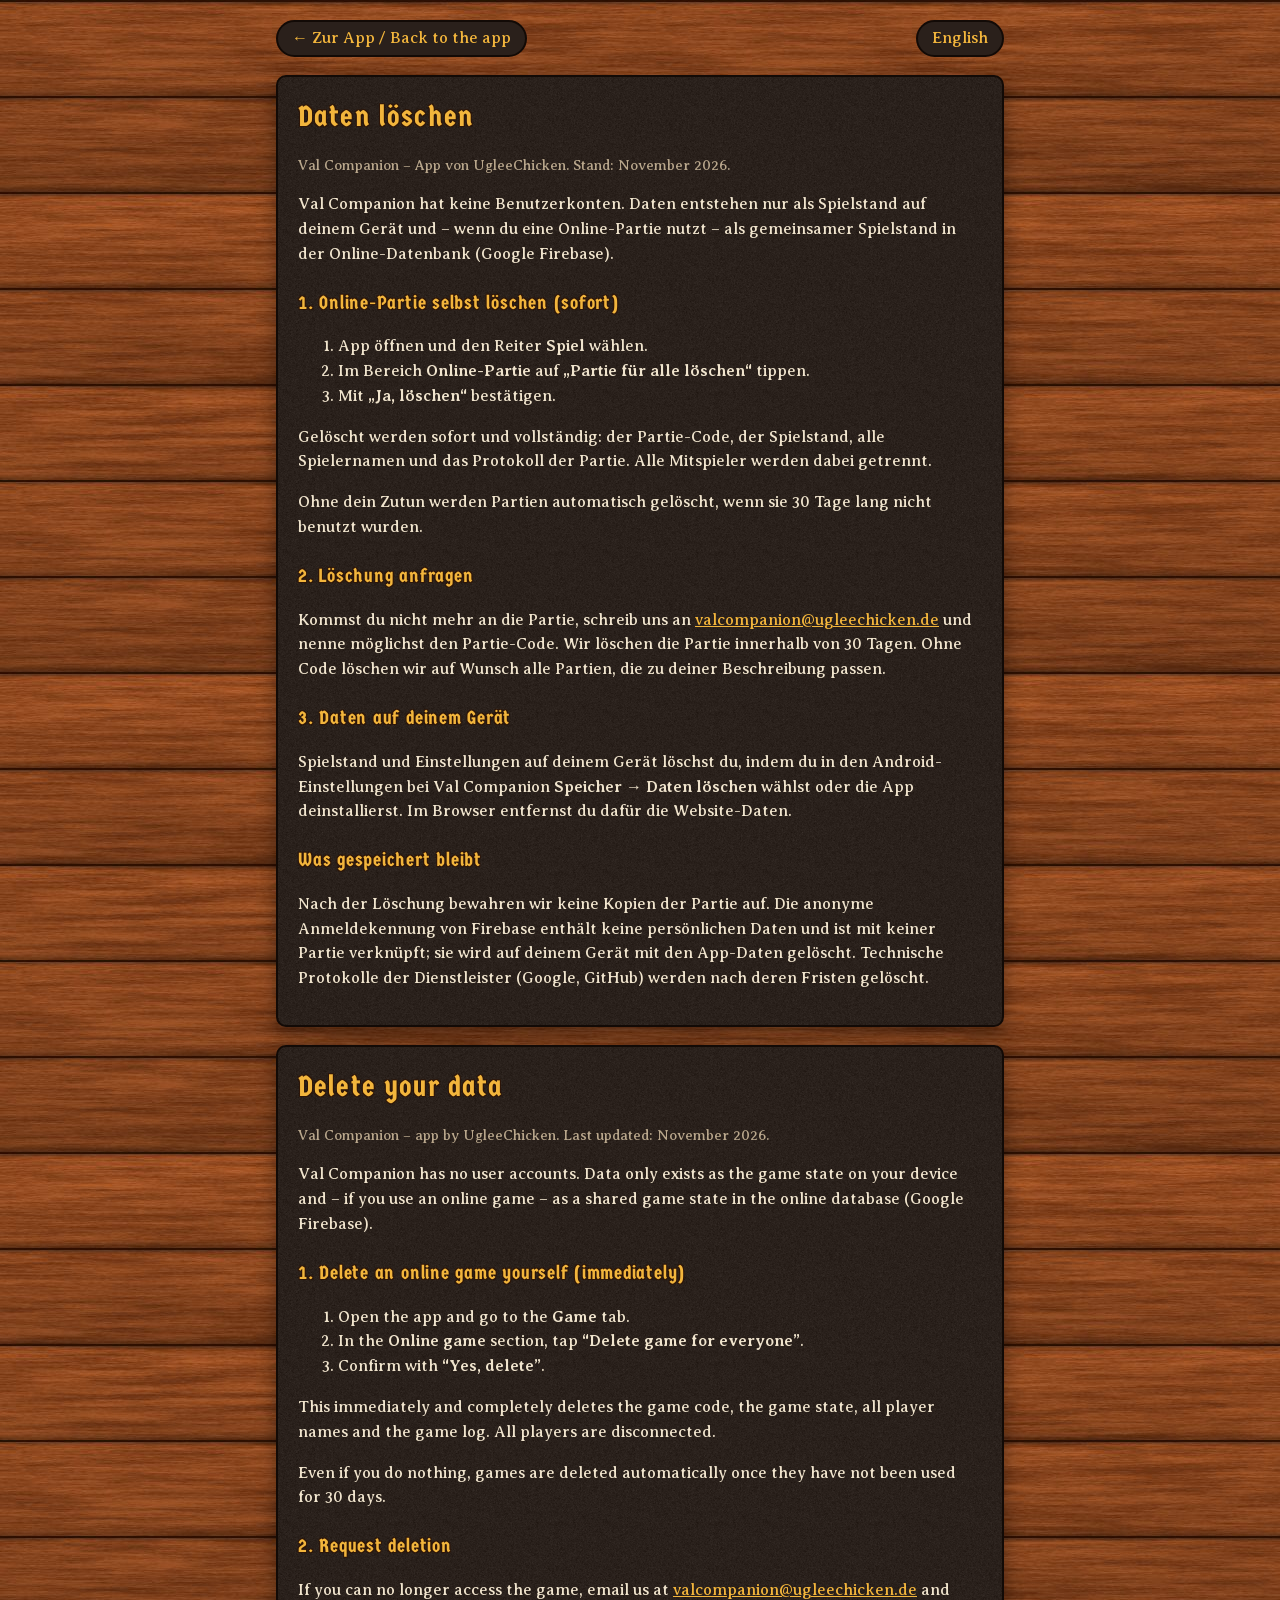
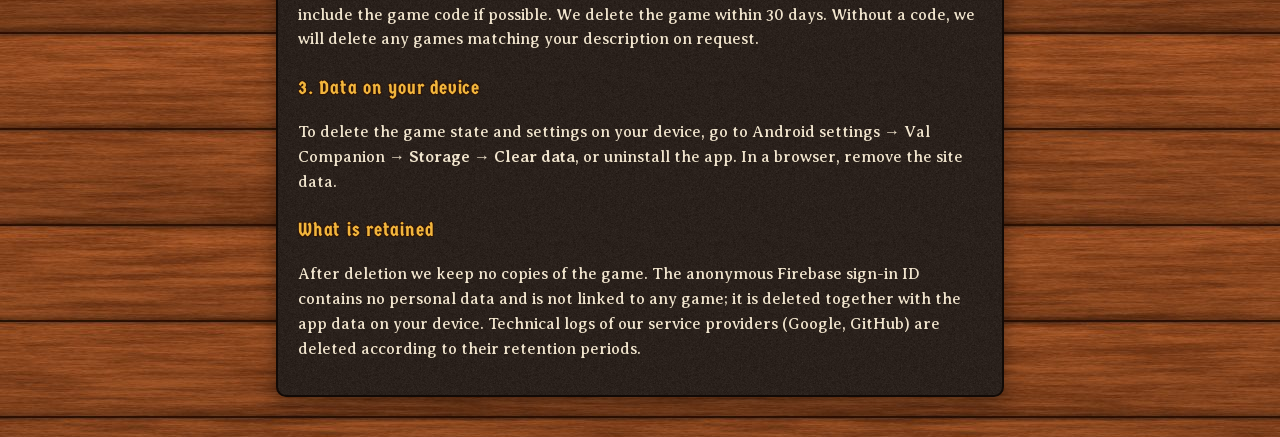
<file: docs/daten-loeschen.html>
<!doctype html>
<html lang="de">
<head>
<meta charset="utf-8">
<meta name="viewport" content="width=device-width, initial-scale=1, viewport-fit=cover">
<title>Val Companion – Daten löschen / Delete your data</title>
<meta name="theme-color" content="#2a1709">
<style>
@font-face { font-family: "Averia Serif Libre"; font-weight: 400; font-display: swap; src: url("fonts/averia-serif-libre-latin-400-normal.woff2") format("woff2"); }
@font-face { font-family: "Averia Serif Libre"; font-weight: 700; font-display: swap; src: url("fonts/averia-serif-libre-latin-700-normal.woff2") format("woff2"); }
@font-face { font-family: "Germania One"; font-weight: 400; font-display: swap; src: url("fonts/germania-one-latin-400-normal.woff2") format("woff2"); }
:root { --panel: #2a201b; --fg: #f0e4cd; --muted: #b9a78c; --gold: #f2b53c; --ink: #2e1608; color-scheme: dark; }
* { box-sizing: border-box; }
body { margin: 0; background: #6e3818 url("img/wood.jpg") repeat; background-size: 640px 480px; color: var(--fg);
  font: 16px/1.55 "Averia Serif Libre", Georgia, serif; }
main { max-width: 760px; margin: 0 auto; padding-block: 20px 40px;
  padding-left: max(16px, env(safe-area-inset-left, 0px)); padding-right: max(16px, env(safe-area-inset-right, 0px)); display: grid; gap: 18px; }
section { background: var(--panel) url("img/panel.png"); border: 2px solid #120a06; border-radius: 10px; padding: 18px 20px; box-shadow: 0 8px 20px #00000066; min-width: 0; }
h1, h2 { font-family: "Germania One", Georgia, serif; font-weight: 400; color: var(--gold); letter-spacing: .04em;
  text-shadow: -1px -1px 0 var(--ink), 1px -1px 0 var(--ink), -1px 1px 0 var(--ink), 1px 1px 0 var(--ink); text-wrap: balance; }
h1 { margin: 0 0 6px; font-size: 1.8rem; }
h2 { margin: 22px 0 6px; font-size: 1.2rem; }
p, li { max-width: 68ch; }
ul { padding-left: 1.2em; }
a { color: var(--gold); overflow-wrap: anywhere; }
.top { display: flex; gap: 12px; flex-wrap: wrap; justify-content: space-between; align-items: center; }
.top a { background: var(--panel); border: 2px solid #120a06; border-radius: 999px; padding: 4px 14px; text-decoration: none; }
.muted { color: var(--muted); font-size: .9rem; }
</style>
</head>
<body>
<main>
  <div class="top"><a href="index.html">← Zur App / Back to the app</a><a href="#en">English</a></div>

  <section id="de" lang="de">
    <h1>Daten löschen</h1>
    <p class="muted">Val Companion – App von UgleeChicken. Stand: November 2026.</p>
    <p>Val Companion hat keine Benutzerkonten. Daten entstehen nur als Spielstand auf deinem Gerät und – wenn du eine Online-Partie nutzt – als gemeinsamer Spielstand in der Online-Datenbank (Google Firebase).</p>

    <h2>1. Online-Partie selbst löschen (sofort)</h2>
    <ol>
      <li>App öffnen und den Reiter <b>Spiel</b> wählen.</li>
      <li>Im Bereich <b>Online-Partie</b> auf <b>„Partie für alle löschen“</b> tippen.</li>
      <li>Mit <b>„Ja, löschen“</b> bestätigen.</li>
    </ol>
    <p>Gelöscht werden sofort und vollständig: der Partie-Code, der Spielstand, alle Spielernamen und das Protokoll der Partie. Alle Mitspieler werden dabei getrennt.</p>

    <p>Ohne dein Zutun werden Partien automatisch gelöscht, wenn sie 30 Tage lang nicht benutzt wurden.</p>

    <h2>2. Löschung anfragen</h2>
    <p>Kommst du nicht mehr an die Partie, schreib uns an <a href="mailto:valcompanion@ugleechicken.de">valcompanion@ugleechicken.de</a> und nenne möglichst den Partie-Code. Wir löschen die Partie innerhalb von 30 Tagen. Ohne Code löschen wir auf Wunsch alle Partien, die zu deiner Beschreibung passen.</p>

    <h2>3. Daten auf deinem Gerät</h2>
    <p>Spielstand und Einstellungen auf deinem Gerät löschst du, indem du in den Android-Einstellungen bei Val Companion <b>Speicher → Daten löschen</b> wählst oder die App deinstallierst. Im Browser entfernst du dafür die Website-Daten.</p>

    <h2>Was gespeichert bleibt</h2>
    <p>Nach der Löschung bewahren wir keine Kopien der Partie auf. Die anonyme Anmeldekennung von Firebase enthält keine persönlichen Daten und ist mit keiner Partie verknüpft; sie wird auf deinem Gerät mit den App-Daten gelöscht. Technische Protokolle der Dienstleister (Google, GitHub) werden nach deren Fristen gelöscht.</p>
  </section>

  <section id="en" lang="en">
    <h1>Delete your data</h1>
    <p class="muted">Val Companion – app by UgleeChicken. Last updated: November 2026.</p>
    <p>Val Companion has no user accounts. Data only exists as the game state on your device and – if you use an online game – as a shared game state in the online database (Google Firebase).</p>

    <h2>1. Delete an online game yourself (immediately)</h2>
    <ol>
      <li>Open the app and go to the <b>Game</b> tab.</li>
      <li>In the <b>Online game</b> section, tap <b>“Delete game for everyone”</b>.</li>
      <li>Confirm with <b>“Yes, delete”</b>.</li>
    </ol>
    <p>This immediately and completely deletes the game code, the game state, all player names and the game log. All players are disconnected.</p>

    <p>Even if you do nothing, games are deleted automatically once they have not been used for 30 days.</p>

    <h2>2. Request deletion</h2>
    <p>If you can no longer access the game, email us at <a href="mailto:valcompanion@ugleechicken.de">valcompanion@ugleechicken.de</a> and include the game code if possible. We delete the game within 30 days. Without a code, we will delete any games matching your description on request.</p>

    <h2>3. Data on your device</h2>
    <p>To delete the game state and settings on your device, go to Android settings → Val Companion → <b>Storage → Clear data</b>, or uninstall the app. In a browser, remove the site data.</p>

    <h2>What is retained</h2>
    <p>After deletion we keep no copies of the game. The anonymous Firebase sign-in ID contains no personal data and is not linked to any game; it is deleted together with the app data on your device. Technical logs of our service providers (Google, GitHub) are deleted according to their retention periods.</p>
  </section>
</main>
<script>
try { if (localStorage.getItem("valcompanion-lang") === "en" && !location.hash) document.getElementById("en").scrollIntoView(); } catch {}
</script>
</body>
</html>
</file>
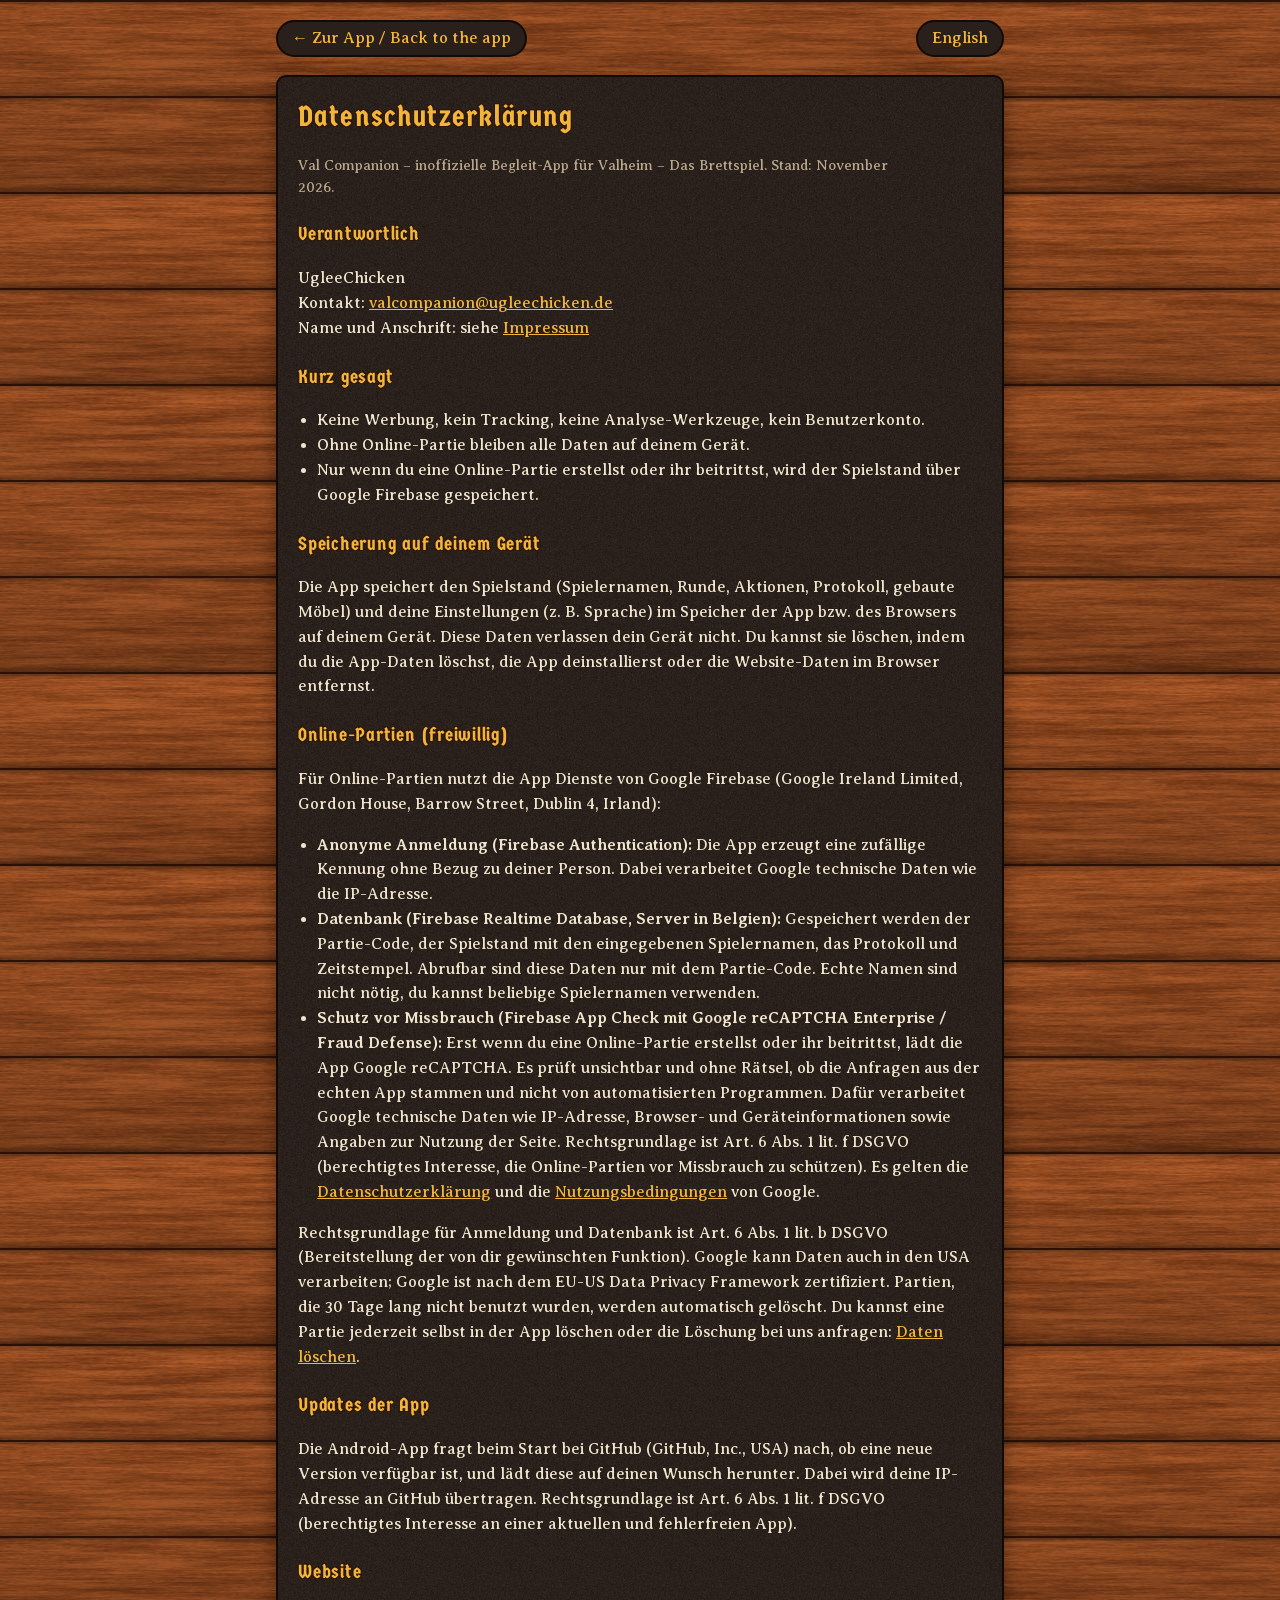
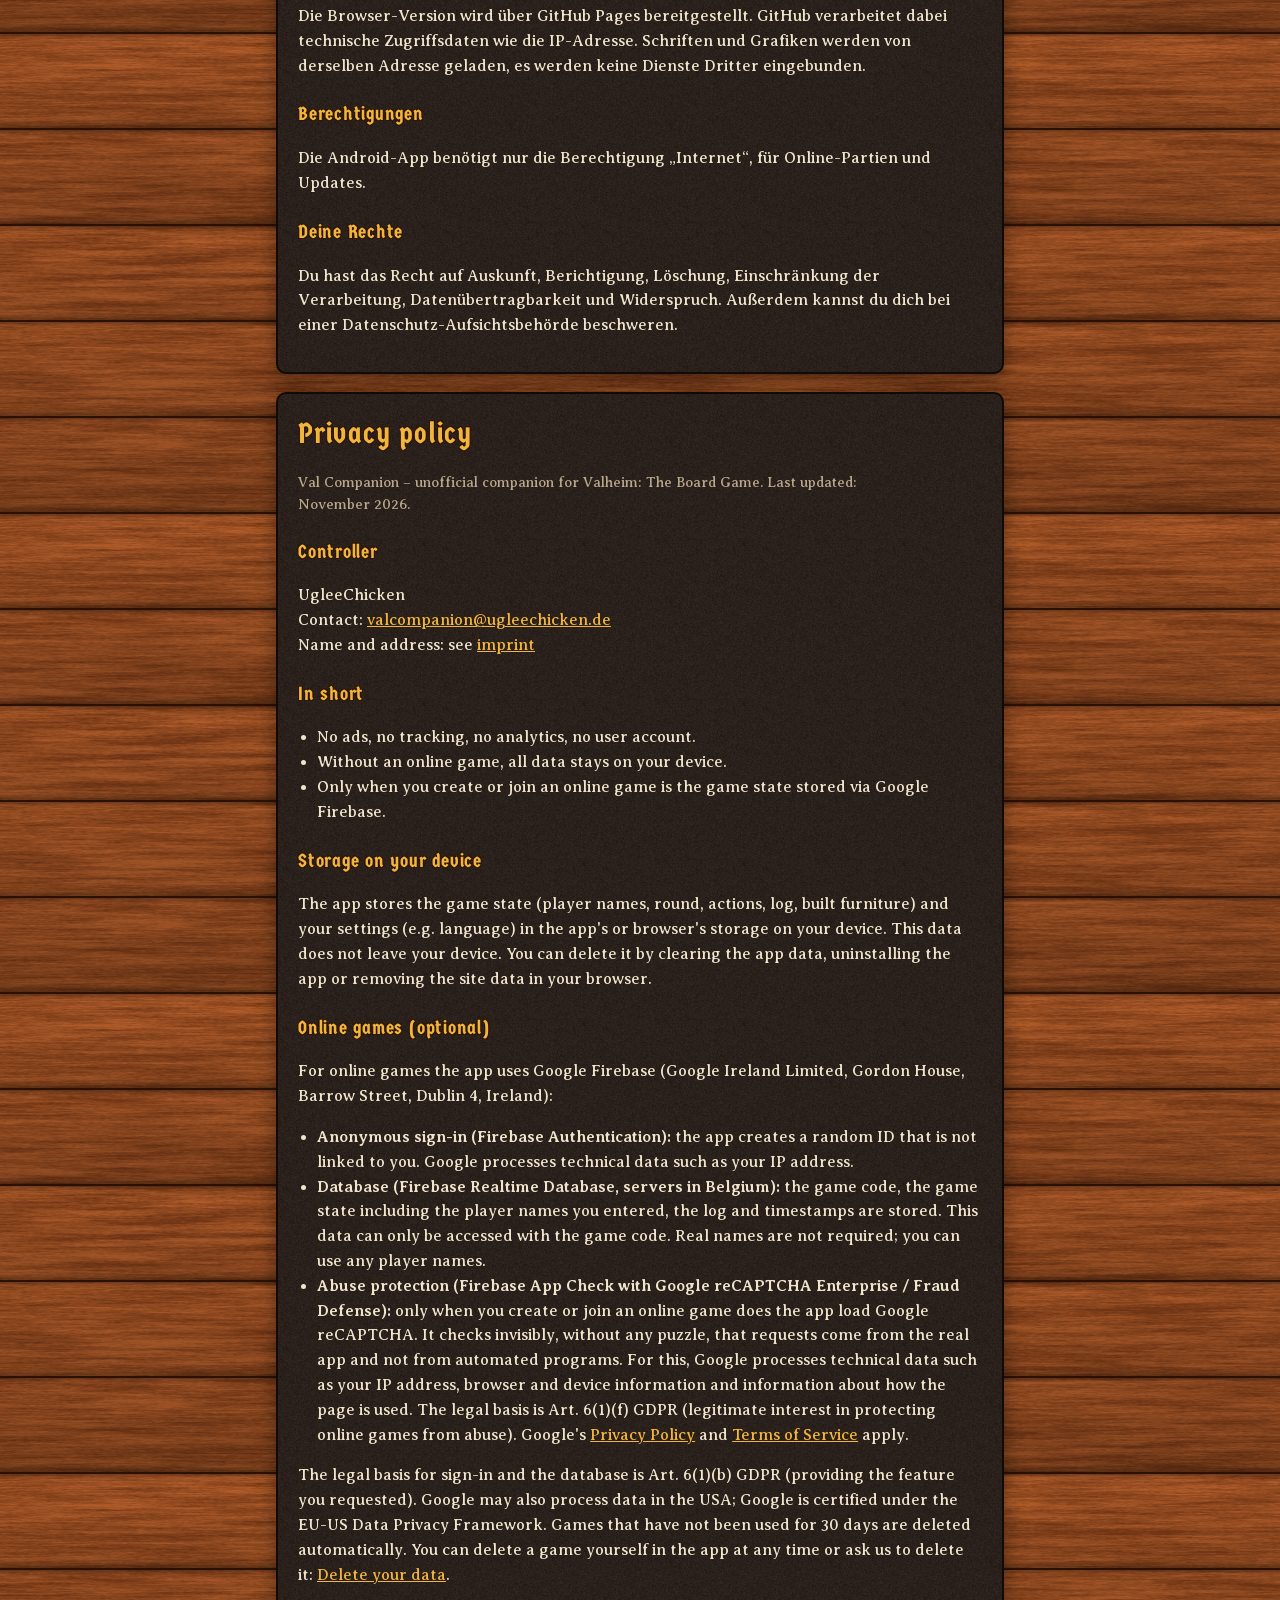
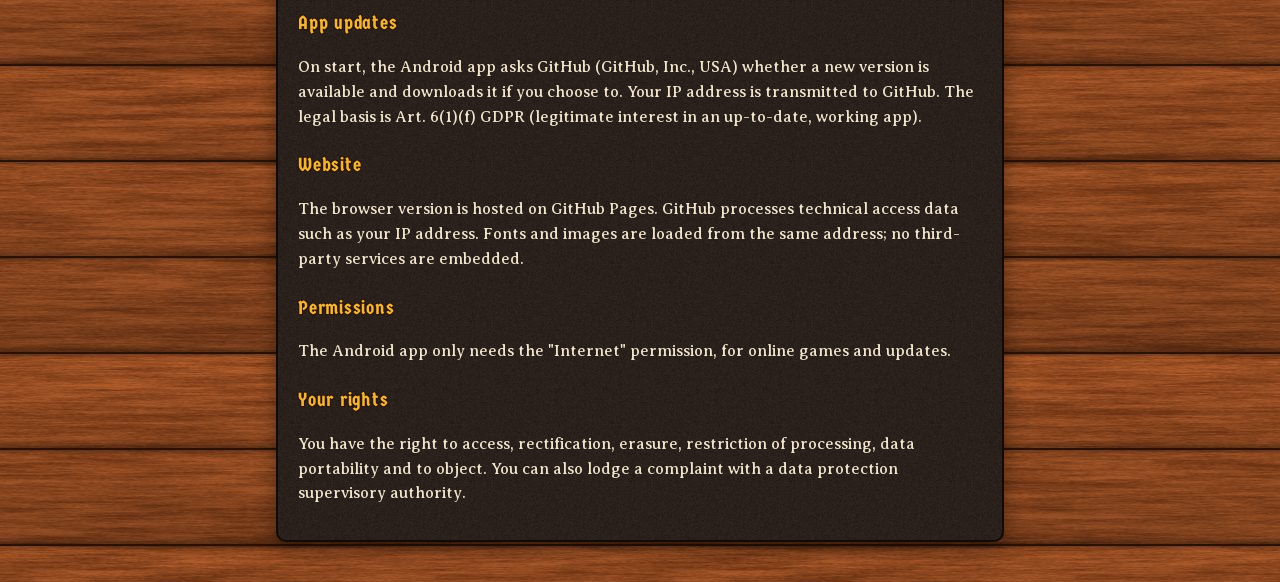
<file: docs/datenschutz.html>
<!doctype html>
<html lang="de">
<head>
<meta charset="utf-8">
<meta name="viewport" content="width=device-width, initial-scale=1, viewport-fit=cover">
<title>Val Companion – Datenschutzerklärung / Privacy policy</title>
<meta name="theme-color" content="#2a1709">
<style>
@font-face { font-family: "Averia Serif Libre"; font-weight: 400; font-display: swap; src: url("fonts/averia-serif-libre-latin-400-normal.woff2") format("woff2"); }
@font-face { font-family: "Averia Serif Libre"; font-weight: 700; font-display: swap; src: url("fonts/averia-serif-libre-latin-700-normal.woff2") format("woff2"); }
@font-face { font-family: "Germania One"; font-weight: 400; font-display: swap; src: url("fonts/germania-one-latin-400-normal.woff2") format("woff2"); }
:root { --panel: #2a201b; --fg: #f0e4cd; --muted: #b9a78c; --gold: #f2b53c; --ink: #2e1608; color-scheme: dark; }
* { box-sizing: border-box; }
body { margin: 0; background: #6e3818 url("img/wood.jpg") repeat; background-size: 640px 480px; color: var(--fg);
  font: 16px/1.55 "Averia Serif Libre", Georgia, serif; }
main { max-width: 760px; margin: 0 auto; padding-block: 20px 40px;
  padding-left: max(16px, env(safe-area-inset-left, 0px)); padding-right: max(16px, env(safe-area-inset-right, 0px)); display: grid; gap: 18px; }
section { background: var(--panel) url("img/panel.png"); border: 2px solid #120a06; border-radius: 10px; padding: 18px 20px; box-shadow: 0 8px 20px #00000066; min-width: 0; }
h1, h2 { font-family: "Germania One", Georgia, serif; font-weight: 400; color: var(--gold); letter-spacing: .04em;
  text-shadow: -1px -1px 0 var(--ink), 1px -1px 0 var(--ink), -1px 1px 0 var(--ink), 1px 1px 0 var(--ink); text-wrap: balance; }
h1 { margin: 0 0 6px; font-size: 1.8rem; }
h2 { margin: 22px 0 6px; font-size: 1.2rem; }
p, li { max-width: 68ch; }
ul { padding-left: 1.2em; }
a { color: var(--gold); overflow-wrap: anywhere; }
.top { display: flex; gap: 12px; flex-wrap: wrap; justify-content: space-between; align-items: center; }
.top a { background: var(--panel); border: 2px solid #120a06; border-radius: 999px; padding: 4px 14px; text-decoration: none; }
.muted { color: var(--muted); font-size: .9rem; }
</style>
</head>
<body>
<main>
  <div class="top"><a href="index.html">← Zur App / Back to the app</a><a href="#en">English</a></div>

  <section id="de" lang="de">
    <h1>Datenschutzerklärung</h1>
    <p class="muted">Val Companion – inoffizielle Begleit-App für Valheim – Das Brettspiel. Stand: November 2026.</p>

    <h2>Verantwortlich</h2>
    <p>UgleeChicken<br>Kontakt: <a href="mailto:valcompanion@ugleechicken.de">valcompanion@ugleechicken.de</a><br>Name und Anschrift: siehe <a href="https://ugleechicken.de/de/impressum/" target="_blank" rel="noopener">Impressum</a></p>

    <h2>Kurz gesagt</h2>
    <ul>
      <li>Keine Werbung, kein Tracking, keine Analyse-Werkzeuge, kein Benutzerkonto.</li>
      <li>Ohne Online-Partie bleiben alle Daten auf deinem Gerät.</li>
      <li>Nur wenn du eine Online-Partie erstellst oder ihr beitrittst, wird der Spielstand über Google Firebase gespeichert.</li>
    </ul>

    <h2>Speicherung auf deinem Gerät</h2>
    <p>Die App speichert den Spielstand (Spielernamen, Runde, Aktionen, Protokoll, gebaute Möbel) und deine Einstellungen (z. B. Sprache) im Speicher der App bzw. des Browsers auf deinem Gerät. Diese Daten verlassen dein Gerät nicht. Du kannst sie löschen, indem du die App-Daten löschst, die App deinstallierst oder die Website-Daten im Browser entfernst.</p>

    <h2>Online-Partien (freiwillig)</h2>
    <p>Für Online-Partien nutzt die App Dienste von Google Firebase (Google Ireland Limited, Gordon House, Barrow Street, Dublin 4, Irland):</p>
    <ul>
      <li><b>Anonyme Anmeldung (Firebase Authentication):</b> Die App erzeugt eine zufällige Kennung ohne Bezug zu deiner Person. Dabei verarbeitet Google technische Daten wie die IP-Adresse.</li>
      <li><b>Datenbank (Firebase Realtime Database, Server in Belgien):</b> Gespeichert werden der Partie-Code, der Spielstand mit den eingegebenen Spielernamen, das Protokoll und Zeitstempel. Abrufbar sind diese Daten nur mit dem Partie-Code. Echte Namen sind nicht nötig, du kannst beliebige Spielernamen verwenden.</li>
      <li><b>Schutz vor Missbrauch (Firebase App Check mit Google reCAPTCHA Enterprise / Fraud Defense):</b> Erst wenn du eine Online-Partie erstellst oder ihr beitrittst, lädt die App Google reCAPTCHA. Es prüft unsichtbar und ohne Rätsel, ob die Anfragen aus der echten App stammen und nicht von automatisierten Programmen. Dafür verarbeitet Google technische Daten wie IP-Adresse, Browser- und Geräteinformationen sowie Angaben zur Nutzung der Seite. Rechtsgrundlage ist Art. 6 Abs. 1 lit. f DSGVO (berechtigtes Interesse, die Online-Partien vor Missbrauch zu schützen). Es gelten die <a href="https://policies.google.com/privacy" target="_blank" rel="noopener">Datenschutzerklärung</a> und die <a href="https://policies.google.com/terms" target="_blank" rel="noopener">Nutzungsbedingungen</a> von Google.</li>
    </ul>
    <p>Rechtsgrundlage für Anmeldung und Datenbank ist Art. 6 Abs. 1 lit. b DSGVO (Bereitstellung der von dir gewünschten Funktion). Google kann Daten auch in den USA verarbeiten; Google ist nach dem EU-US Data Privacy Framework zertifiziert. Partien, die 30 Tage lang nicht benutzt wurden, werden automatisch gelöscht. Du kannst eine Partie jederzeit selbst in der App löschen oder die Löschung bei uns anfragen: <a href="daten-loeschen.html">Daten löschen</a>.</p>

    <h2>Updates der App</h2>
    <p>Die Android-App fragt beim Start bei GitHub (GitHub, Inc., USA) nach, ob eine neue Version verfügbar ist, und lädt diese auf deinen Wunsch herunter. Dabei wird deine IP-Adresse an GitHub übertragen. Rechtsgrundlage ist Art. 6 Abs. 1 lit. f DSGVO (berechtigtes Interesse an einer aktuellen und fehlerfreien App).</p>

    <h2>Website</h2>
    <p>Die Browser-Version wird über GitHub Pages bereitgestellt. GitHub verarbeitet dabei technische Zugriffsdaten wie die IP-Adresse. Schriften und Grafiken werden von derselben Adresse geladen, es werden keine Dienste Dritter eingebunden.</p>

    <h2>Berechtigungen</h2>
    <p>Die Android-App benötigt nur die Berechtigung „Internet“, für Online-Partien und Updates.</p>

    <h2>Deine Rechte</h2>
    <p>Du hast das Recht auf Auskunft, Berichtigung, Löschung, Einschränkung der Verarbeitung, Datenübertragbarkeit und Widerspruch. Außerdem kannst du dich bei einer Datenschutz-Aufsichtsbehörde beschweren.</p>
  </section>

  <section id="en" lang="en">
    <h1>Privacy policy</h1>
    <p class="muted">Val Companion – unofficial companion for Valheim: The Board Game. Last updated: November 2026.</p>

    <h2>Controller</h2>
    <p>UgleeChicken<br>Contact: <a href="mailto:valcompanion@ugleechicken.de">valcompanion@ugleechicken.de</a><br>Name and address: see <a href="https://ugleechicken.de/imprint/" target="_blank" rel="noopener">imprint</a></p>

    <h2>In short</h2>
    <ul>
      <li>No ads, no tracking, no analytics, no user account.</li>
      <li>Without an online game, all data stays on your device.</li>
      <li>Only when you create or join an online game is the game state stored via Google Firebase.</li>
    </ul>

    <h2>Storage on your device</h2>
    <p>The app stores the game state (player names, round, actions, log, built furniture) and your settings (e.g. language) in the app's or browser's storage on your device. This data does not leave your device. You can delete it by clearing the app data, uninstalling the app or removing the site data in your browser.</p>

    <h2>Online games (optional)</h2>
    <p>For online games the app uses Google Firebase (Google Ireland Limited, Gordon House, Barrow Street, Dublin 4, Ireland):</p>
    <ul>
      <li><b>Anonymous sign-in (Firebase Authentication):</b> the app creates a random ID that is not linked to you. Google processes technical data such as your IP address.</li>
      <li><b>Database (Firebase Realtime Database, servers in Belgium):</b> the game code, the game state including the player names you entered, the log and timestamps are stored. This data can only be accessed with the game code. Real names are not required; you can use any player names.</li>
      <li><b>Abuse protection (Firebase App Check with Google reCAPTCHA Enterprise / Fraud Defense):</b> only when you create or join an online game does the app load Google reCAPTCHA. It checks invisibly, without any puzzle, that requests come from the real app and not from automated programs. For this, Google processes technical data such as your IP address, browser and device information and information about how the page is used. The legal basis is Art. 6(1)(f) GDPR (legitimate interest in protecting online games from abuse). Google's <a href="https://policies.google.com/privacy" target="_blank" rel="noopener">Privacy Policy</a> and <a href="https://policies.google.com/terms" target="_blank" rel="noopener">Terms of Service</a> apply.</li>
    </ul>
    <p>The legal basis for sign-in and the database is Art. 6(1)(b) GDPR (providing the feature you requested). Google may also process data in the USA; Google is certified under the EU-US Data Privacy Framework. Games that have not been used for 30 days are deleted automatically. You can delete a game yourself in the app at any time or ask us to delete it: <a href="daten-loeschen.html#en">Delete your data</a>.</p>

    <h2>App updates</h2>
    <p>On start, the Android app asks GitHub (GitHub, Inc., USA) whether a new version is available and downloads it if you choose to. Your IP address is transmitted to GitHub. The legal basis is Art. 6(1)(f) GDPR (legitimate interest in an up-to-date, working app).</p>

    <h2>Website</h2>
    <p>The browser version is hosted on GitHub Pages. GitHub processes technical access data such as your IP address. Fonts and images are loaded from the same address; no third-party services are embedded.</p>

    <h2>Permissions</h2>
    <p>The Android app only needs the "Internet" permission, for online games and updates.</p>

    <h2>Your rights</h2>
    <p>You have the right to access, rectification, erasure, restriction of processing, data portability and to object. You can also lodge a complaint with a data protection supervisory authority.</p>
  </section>
</main>
<script>
try { if (localStorage.getItem("valcompanion-lang") === "en" && !location.hash) document.getElementById("en").scrollIntoView(); } catch {}
</script>
</body>
</html>
</file>
<file: docs/css/app.css>
/* Val Companion – Design */
@font-face { font-family: "Averia Serif Libre"; font-style: normal; font-weight: 400; font-display: swap; src: url("../fonts/averia-serif-libre-latin-400-normal.woff2") format("woff2"); }
@font-face { font-family: "Averia Serif Libre"; font-style: normal; font-weight: 700; font-display: swap; src: url("../fonts/averia-serif-libre-latin-700-normal.woff2") format("woff2"); }
@font-face { font-family: "Averia Serif Libre"; font-style: italic; font-weight: 400; font-display: swap; src: url("../fonts/averia-serif-libre-latin-400-italic.woff2") format("woff2"); }
/* Layout: eine Spalte wie ein Spielmenü – Logo oben, Holzrahmen-Panels, Runensteine, die in der Spielerfarbe glühen. Bewusst nur dunkles Design (Nebel über der Wiese bei Nacht). */
:root {
  --bg: #0c1012;            /* Nacht */
  --fog: #24332f;           /* Nebel der Schwarzwald-Ebene */
  --panel: #1b140e;         /* dunkles Holz */
  --panel-2: #261c13;
  --edge: #5c4329;          /* Holzrahmen */
  --edge-hi: #8f6a3c;
  --iron: #3a3632;          /* Eisenbeschläge */
  --gold: #f2ad4b;          /* Menüschrift-Orange */
  --gold-hi: #ffd08a;
  --fg: #ebdfc6;            /* Pergament */
  --muted: #a8977c;
  --frost: #9ccfe0;         /* freie Aktionen */
  --stone: #2c302f;         /* Runenstein */
  --stone-2: #1a1d1c;
  --font: "Averia Serif Libre", "Georgia", "Times New Roman", serif;
  color-scheme: dark;
}
* { box-sizing: border-box; }
html, body { min-height: 100%; }
body {
  background-color: var(--bg);
  background-image:
    radial-gradient(ellipse 120% 60% at 50% 0%, #3a4a3f66 0%, transparent 60%),
    radial-gradient(ellipse 90% 40% at 20% 100%, #24332f99 0%, transparent 70%),
    linear-gradient(180deg, #121a1a 0%, var(--bg) 55%);
  color: var(--fg);
  font-family: var(--font);
  font-size: 16px;
  line-height: 1.45;
}
.wrap {
  max-width: 680px; margin: 0 auto;
  padding-block: 24px 40px;
  padding-left: max(16px, env(safe-area-inset-left, 0px));
  padding-right: max(16px, env(safe-area-inset-right, 0px));
  display: grid; gap: 20px;
}

/* Logo */
header { display: grid; justify-items: center; gap: 4px; text-align: center; }
h1 { margin: 0; display: grid; justify-items: center; line-height: 1; }
.logo {
  font-weight: 700; font-size: clamp(2.1rem, 8.5vw, 3rem); letter-spacing: .14em; text-transform: uppercase;
  padding-left: .14em;
  background: linear-gradient(180deg, #f6f0e2 0%, #cfc2a6 45%, #8d826c 100%);
  -webkit-background-clip: text; background-clip: text; color: transparent;
  filter: drop-shadow(0 2px 0 #000) drop-shadow(0 0 18px #00000099);
}
.sub {
  font-size: 1.05rem; letter-spacing: .32em; text-transform: uppercase; color: var(--gold);
  padding-left: .32em; margin-top: 8px; text-shadow: 0 1px 0 #000;
}
.runeline { color: var(--edge-hi); letter-spacing: .6em; font-size: .9rem; opacity: .7; padding-left: .6em; }
.round { font-size: 1rem; color: var(--muted); letter-spacing: .08em; }
.round b { color: var(--gold); font-variant-numeric: tabular-nums; font-size: 1.15rem; }

.label {
  font-size: .78rem; text-transform: uppercase; letter-spacing: .2em; color: var(--gold); font-weight: 700;
  display: flex; align-items: center; gap: 10px; margin-bottom: 10px; text-shadow: 0 1px 0 #000;
}
.label::after { content: ""; flex: 1; height: 1px; background: linear-gradient(90deg, var(--edge), transparent); }

button { font: inherit; color: inherit; cursor: pointer; touch-action: manipulation; -webkit-tap-highlight-color: transparent; }
button:focus-visible, input:focus-visible, [role="button"]:focus-visible { outline: 2px solid var(--gold); outline-offset: 2px; }

/* Holzrahmen-Panel wie im Inventar */
.panel, .board {
  background:
    repeating-linear-gradient(92deg, #ffffff05 0 2px, transparent 2px 9px),
    linear-gradient(180deg, var(--panel-2), var(--panel));
  border: 2px solid var(--edge);
  border-radius: 4px;
  box-shadow: inset 0 0 0 1px #000, inset 0 0 0 3px #00000055, inset 0 0 30px #000000aa, 0 6px 22px #000000aa;
  padding: 16px;
}

/* Spieler */
.players { display: flex; gap: 8px; flex-wrap: wrap; }
.player {
  background: #00000055; border: 1px solid var(--edge); border-radius: 3px;
  padding: 7px 10px; display: flex; align-items: center; gap: 8px; min-width: 0;
}
.player.active {
  border-color: var(--pc); background: #00000088;
  box-shadow: 0 0 0 1px var(--pc), 0 0 14px color-mix(in srgb, var(--pc) 45%, transparent);
}
.player input {
  background: transparent; border: none; color: var(--fg); font: inherit; font-weight: 700;
  width: 9ch; min-width: 0; padding: 0;
}
.player .dot {
  width: 16px; height: 16px; border-radius: 50%; flex: none; padding: 0;
  background: radial-gradient(circle at 35% 35%, #ffffffaa, var(--pc) 45%, #000 120%);
  border: 1px solid #000; box-shadow: 0 0 6px var(--pc);
}
.player .rm { background: none; border: none; color: var(--muted); padding: 0 2px; font-size: 1.1rem; line-height: 1; }
.player .rm:hover { color: var(--gold); }
.add { background: none; border: 1px dashed var(--edge); border-radius: 3px; color: var(--muted); padding: 7px 12px; }
.add:hover { color: var(--gold); border-color: var(--gold); }

/* Brett */
.board {
  display: grid; gap: 18px; justify-items: center; text-align: center; padding: 22px 18px 20px;
  border-top-color: var(--pc, var(--edge));
}
.who {
  font-size: 1.5rem; font-weight: 700; margin: 0; letter-spacing: .04em;
  color: var(--pc, var(--gold)); text-shadow: 0 1px 0 #000, 0 0 16px color-mix(in srgb, var(--pc, var(--gold)) 50%, transparent);
}
.pips { display: flex; gap: 14px; justify-content: center; flex-wrap: wrap; }
.pip {
  width: 66px; height: 80px; display: grid; place-items: center; cursor: pointer;
  clip-path: polygon(50% 0, 96% 14%, 100% 80%, 52% 100%, 4% 86%, 0 18%);
  background:
    radial-gradient(circle at 30% 25%, #ffffff14, transparent 50%),
    linear-gradient(160deg, #4a4f4c, var(--stone) 45%, var(--stone-2));
  color: var(--pc, var(--gold)); font-size: 2.1rem; font-weight: 700;
  text-shadow: 0 0 6px var(--pc, var(--gold)), 0 0 16px var(--pc, var(--gold)), 0 0 28px var(--pc, var(--gold));
  transition: color .3s, text-shadow .3s, transform .3s, filter .3s;
}
.pip.used { color: #1a1c1b; text-shadow: 0 1px 0 #5a5f5c; transform: scale(.9); filter: brightness(.7); }
.left { font-size: 1.05rem; color: var(--fg); }
.left b { font-size: 1.4rem; color: var(--pc, var(--gold)); font-variant-numeric: tabular-nums; }
.left.zero b { color: var(--muted); }

.row { display: flex; gap: 10px; flex-wrap: wrap; justify-content: center; }
/* Knöpfe im Holz-Menü-Stil */
.btn {
  border-radius: 3px; padding: 10px 18px; font-weight: 700; letter-spacing: .04em;
  border: 1px solid var(--edge); color: var(--gold);
  background: linear-gradient(180deg, #3a2b1d, #20170f);
  box-shadow: inset 0 1px 0 #ffffff12, 0 2px 6px #000000aa;
  text-shadow: 0 1px 0 #000;
}
.btn:hover:not(:disabled) { color: var(--gold-hi); border-color: var(--edge-hi); box-shadow: inset 0 1px 0 #ffffff1c, 0 0 12px #f2ad4b44; }
.btn.primary { border-color: var(--gold); background: linear-gradient(180deg, #5a3d1c, #2e1f10); }
.btn:disabled { opacity: .4; cursor: not-allowed; }

/* Aktionen wie Inventarplätze */
.actions { display: grid; grid-template-columns: repeat(auto-fill, minmax(155px, 1fr)); gap: 6px; }
.act {
  text-align: left; background: #00000066; border: 1px solid #00000099; border-radius: 3px;
  box-shadow: inset 0 0 0 1px #ffffff0d, inset 0 0 12px #000;
  padding: 10px 12px; display: grid; gap: 2px;
}
.act:hover:not(:disabled) { border-color: var(--gold); box-shadow: inset 0 0 0 1px #f2ad4b55, 0 0 10px #f2ad4b33; }
.act:disabled { opacity: .35; cursor: not-allowed; }
.act .n { font-weight: 700; color: var(--gold); text-shadow: 0 1px 0 #000; }
.act .s { font-size: .8rem; color: var(--muted); }
.act.free { border-style: dashed; border-color: #9ccfe055; }
.act.free:hover:not(:disabled) { border-color: var(--frost); box-shadow: 0 0 10px #9ccfe033; }
.act.free .n { color: var(--frost); }

.settings { display: flex; gap: 12px; align-items: center; flex-wrap: wrap; color: var(--muted); font-size: .92rem; }
.stepper { display: inline-flex; align-items: center; border: 1px solid var(--edge); border-radius: 3px; overflow: hidden; background: #00000066; }
.stepper button { background: linear-gradient(180deg, #3a2b1d, #20170f); border: none; padding: 5px 11px; color: var(--gold); }
.stepper span { padding: 0 12px; color: var(--fg); font-weight: 700; font-variant-numeric: tabular-nums; }

/* Protokoll */
.log { list-style: none; margin: 0; padding: 0; display: grid; gap: 2px; max-height: 260px; overflow-y: auto; }
.log li { display: flex; gap: 10px; font-size: .92rem; padding: 5px 0; border-bottom: 1px solid #5c432955; }
.log .t { color: var(--muted); font-variant-numeric: tabular-nums; flex: none; width: 3.5ch; }
.log .f { color: var(--frost); }
.log .e { color: var(--gold); font-weight: 700; }
.log .pd { width: 8px; height: 8px; border-radius: 50%; background: var(--pc); box-shadow: 0 0 5px var(--pc); flex: none; align-self: center; }
.empty { color: var(--muted); font-size: .92rem; }

.confirm { display: flex; gap: 10px; align-items: center; flex-wrap: wrap; font-size: .92rem; }
.note { font-size: .84rem; color: var(--muted); font-style: italic; text-align: center; max-width: 60ch; margin: 0 auto; }

@media (prefers-reduced-motion: reduce) { .pip { transition: none; } }

/* Würfel-Legende */
.legend summary { list-style: none; cursor: pointer; margin-bottom: 0; }
.legend summary::-webkit-details-marker { display: none; }
.legend summary .chev { color: var(--muted); font-size: .9rem; letter-spacing: 0; transition: transform .2s; }
.legend[open] summary .chev { transform: rotate(90deg); }
.legend[open] summary { margin-bottom: 12px; }
.dice-types { display: flex; flex-wrap: wrap; gap: 8px 16px; margin-bottom: 14px; }
.dt { display: flex; align-items: center; gap: 8px; font-size: .9rem; }
.face {
  width: 34px; height: 34px; border-radius: 5px; display: grid; place-items: center; flex: none;
  color: #fff; background: var(--die);
  box-shadow: inset 0 -2px 0 #00000055, inset 0 1px 0 #ffffff33, 0 1px 3px #000;
}
.face svg { width: 26px; height: 26px; }
.face.blank svg { display: none; }
.d-red { --die: #d4483f; } .d-yellow { --die: #d9c12a; } .d-blue { --die: #3f8fc9; }
.d-black { --die: #151515; } .d-green { --die: #3f9440; }
.d-black { box-shadow: inset 0 0 0 1px #ffffff22, 0 1px 3px #000; }
.dice { display: grid; grid-template-columns: repeat(auto-fit, minmax(250px, 1fr)); gap: 14px 20px; }
.die h3 { margin: 0 0 6px; font-size: .95rem; color: var(--fg); letter-spacing: .03em; }
.faces { list-style: none; margin: 0; padding: 0; display: grid; gap: 5px; }
.faces li { display: flex; align-items: center; gap: 10px; font-size: .9rem; }
.faces .x { color: var(--muted); font-variant-numeric: tabular-nums; width: 2.4ch; text-align: right; flex: none; }
.faces b { color: var(--gold); font-weight: 700; }
.legend .hint { margin: 12px 0 0; font-size: .8rem; color: var(--muted); font-style: italic; }

/* Aktions-Symbole */
.act { grid-template-columns: 30px 1fr; column-gap: 10px; align-items: center; }
.act .ic { grid-row: span 2; width: 30px; height: 30px; color: var(--fg); opacity: .9; filter: drop-shadow(0 1px 0 #000); }
.act:hover:not(:disabled) .ic { color: var(--gold-hi); }
.act.free .ic { color: var(--frost); }
.act { align-content: center; min-width: 0; }
.act .n, .act .s { min-width: 0; overflow-wrap: break-word; hyphens: auto; }
.act .n { display: block; line-height: 1.25; }
.act .n .hs { display: inline-block; vertical-align: -1px; margin-right: 5px; }
.hs { width: 13px; height: 13px; flex: none; color: var(--fg); opacity: .85; }
.grp { grid-column: 1 / -1; display: flex; align-items: center; gap: 6px; font-size: .8rem; letter-spacing: .1em; text-transform: uppercase; color: var(--muted); margin-top: 6px; }
.grp:first-child { margin-top: 0; }
.grp-free { color: var(--frost); margin-top: 14px; }
.act-hint { display: flex; align-items: center; gap: 6px; margin: 10px 0 0; font-size: .8rem; color: var(--muted); font-style: italic; }

/* Würfeln */
.pool { display: grid; gap: 8px; }
.dp { display: flex; align-items: center; gap: 10px; min-width: 0; }
.dp .nm { flex: 1; min-width: 0; font-size: .95rem; }
.dp .nm small { display: block; font-size: .75rem; color: var(--muted); font-style: italic; }
.dp.off { opacity: .45; }
.dp .stepper span { min-width: 2.6ch; text-align: center; }
.stepper button:disabled { opacity: .35; cursor: not-allowed; }
.roll-row { display: flex; gap: 10px; flex-wrap: wrap; align-items: center; margin-top: 14px; }
.roll-row .btn.primary { font-size: 1.05rem; padding: 12px 22px; }
.result { display: flex; flex-wrap: wrap; gap: 10px; margin-top: 16px; }
.result:empty { display: none; }
.result .face { width: 52px; height: 52px; border: none; padding: 0; cursor: pointer; border-radius: 8px; }
.result .face svg { width: 40px; height: 40px; }
.result .face.tumble { animation: tumble .5s cubic-bezier(.2,.8,.3,1.2); }
@keyframes tumble { 0% { transform: rotate(-200deg) scale(.4); opacity: 0; } 100% { transform: none; opacity: 1; } }
.summary { list-style: none; margin: 12px 0 0; padding: 0; display: flex; flex-wrap: wrap; gap: 6px 16px; font-size: .95rem; }
.summary:empty { display: none; }
.summary li { display: flex; align-items: center; gap: 6px; }
.summary .sd { width: 12px; height: 12px; border-radius: 3px; background: var(--die); box-shadow: 0 0 0 1px #ffffff33; flex: none; }
.summary b { color: var(--gold); font-variant-numeric: tabular-nums; }
.dice-hint { margin: 10px 0 0; font-size: .8rem; color: var(--muted); font-style: italic; }
@media (prefers-reduced-motion: reduce) { .result .face.tumble { animation: none; } }

/* Möbelstücke */
.res-key { display: flex; flex-wrap: wrap; gap: 4px 14px; margin-bottom: 12px; font-size: .85rem; color: var(--muted); }
.res-key span, .cost span { display: inline-flex; align-items: center; gap: 3px; }
.res { width: 22px; height: 22px; flex: none; }
.furn { display: grid; gap: 6px; }
.fr {
  display: grid; grid-template-columns: 30px 1fr auto; gap: 4px 10px; align-items: center;
  background: #00000055; border: 1px solid #00000099; border-radius: 3px; padding: 8px 10px;
  box-shadow: inset 0 0 0 1px #ffffff0d;
}
.fr .ic { width: 28px; height: 28px; color: var(--fg); grid-row: span 2; }
.fr .fn { font-weight: 700; color: var(--gold); min-width: 0; }
.fr .fn small { font-weight: 400; color: var(--muted); font-style: italic; font-size: .78rem; margin-left: 4px; }
.cost { display: flex; flex-wrap: wrap; gap: 2px 8px; font-size: .85rem; color: var(--fg); min-width: 0; }
.fr .act-btn { grid-row: span 2; padding: 7px 12px; font-size: .9rem; }
.fr.built { border-color: #8cc56a66; background: #8cc56a12; }
.fr.built .ic { color: #8cc56a; }
.built-tag { grid-row: span 2; display: inline-flex; align-items: center; gap: 6px; color: #8cc56a; font-weight: 700; font-size: .9rem; }
.built-tag svg { width: 16px; height: 16px; }
.built-tag button { background: none; border: none; color: var(--muted); font-size: 1.1rem; padding: 0 2px; line-height: 1; }
.built-tag button:hover { color: var(--gold); }
.furn-hint { margin: 10px 0 0; font-size: .8rem; color: var(--muted); font-style: italic; }

/* Spielhilfe */
.guide h3 { margin: 4px 0 8px; font-size: .95rem; color: var(--fg); letter-spacing: .03em; }
.guide section + section { margin-top: 16px; }
.fx { list-style: none; margin: 0; padding: 0; display: grid; grid-template-columns: repeat(auto-fill, minmax(260px, 1fr)); gap: 6px 16px; }
.fx li { display: flex; align-items: center; gap: 10px; font-size: .92rem; min-width: 0; }
.fx .tok { width: 34px; height: 34px; flex: none; border-radius: 50%; display: grid; place-items: center; background: #00000066; box-shadow: inset 0 0 0 1px #f3e6cf55; }
.fx .tok svg { width: 26px; height: 26px; }
.fx .tok.fire { color: #f08a3a; }
.sym { display: inline-block; width: 16px; height: 16px; vertical-align: -3px; }
.fx b { color: var(--gold); }
.res-grid { display: flex; flex-wrap: wrap; gap: 8px 16px; }
.res-grid span { display: inline-flex; align-items: center; gap: 5px; font-size: .92rem; }
.res-grid .res { width: 26px; height: 26px; }
.res-grid .grp-min { display: flex; flex-wrap: wrap; gap: 8px 16px; padding-left: 14px; border-left: 1px solid var(--edge); }
.res-grid .grp-min::before { content: var(--min-l, "Minerale"); width: 100%; font-size: .72rem; letter-spacing: .14em; text-transform: uppercase; color: var(--muted); }
.trade { list-style: none; margin: 0; padding: 0; display: grid; gap: 8px; }
.trade li { display: grid; grid-template-columns: 64px 14px 1fr; align-items: center; gap: 8px; font-size: .92rem; }
.trade .or { min-width: 0; }
.trade .coins { display: inline-flex; }
.trade .coins .res { width: 24px; height: 24px; margin-right: -6px; }
.trade .arrow { color: var(--muted); }
.trade .or { display: inline-flex; flex-wrap: wrap; align-items: center; gap: 4px 8px; }
.trade .or span { display: inline-flex; align-items: center; gap: 4px; }
.guide .note-h { margin: 0 0 8px; font-size: .85rem; color: var(--muted); font-style: italic; }

/* Reiter */
[hidden] { display: none !important; }
.wrap { padding-block: 24px calc(88px + env(safe-area-inset-bottom, 0px)); }
.status {
  position: sticky; top: env(safe-area-inset-top, 0px); z-index: 15;
  display: flex; align-items: center; gap: 10px; flex-wrap: wrap;
  background: linear-gradient(180deg, var(--panel-2), var(--panel));
  border: 2px solid var(--edge); border-top-color: var(--pc, var(--edge)); border-radius: 4px;
  box-shadow: 0 6px 16px #000000aa; padding: 8px 12px; cursor: pointer; text-align: left; width: 100%;
  font: inherit; color: var(--fg);
}
.status .sn { font-weight: 700; color: var(--pc, var(--gold)); }
.status .mini { display: inline-flex; gap: 4px; }
.status .mini i { width: 12px; height: 14px; clip-path: polygon(50% 0, 100% 20%, 100% 80%, 50% 100%, 0 80%, 0 20%); background: var(--pc, var(--gold)); box-shadow: 0 0 6px var(--pc); }
.status .mini i.used { background: #3a3d3c; box-shadow: none; }
.status .sl { color: var(--muted); font-size: .9rem; }
.status .sr { margin-left: auto; color: var(--muted); font-size: .9rem; }
.status .sr b { color: var(--gold); }
.tabbar {
  position: fixed; left: 0; right: 0; bottom: 0; z-index: 20;
  display: grid; grid-template-columns: repeat(5, 1fr);
  background: linear-gradient(180deg, #2a1f15, #160f0a);
  border-top: 2px solid var(--edge); box-shadow: 0 -6px 18px #000000aa;
  padding-bottom: env(safe-area-inset-bottom, 0px);
  padding-left: env(safe-area-inset-left, 0px); padding-right: env(safe-area-inset-right, 0px);
}
.tabbar button {
  display: grid; justify-items: center; gap: 3px; padding: 9px 2px 8px; background: none; border: none;
  color: var(--muted); font-size: .74rem; letter-spacing: .05em; position: relative;
}
.tabbar button svg { width: 24px; height: 24px; }
.tabbar button[aria-selected="true"] { color: var(--gold); text-shadow: 0 0 10px #f2ad4b55; }
.tabbar button[aria-selected="true"]::before { content: ""; position: absolute; top: -2px; left: 22%; right: 22%; height: 3px; background: var(--gold); border-radius: 0 0 3px 3px; box-shadow: 0 0 8px var(--gold); }
.tabbar button:focus-visible { outline-offset: -3px; }
@font-face { font-family: "Germania One"; font-style: normal; font-weight: 400; font-display: swap; src: url("../fonts/germania-one-latin-400-normal.woff2") format("woff2"); }

/* ===== Holzoptik wie auf den Spielkarten: Bretter als Hintergrund, dunkle Tafeln, goldene Überschriften mit Kontur ===== */
:root {
  --bg: #6e3818;
  --panel: #2a201b;
  --panel-2: #33271f;
  --edge: #6a4a33;
  --edge-hi: #9c6e45;
  --gold: #f2b53c;
  --gold-hi: #ffd47a;
  --fg: #f0e4cd;
  --muted: #b9a78c;
  --ink: #2e1608;
  --head: "Germania One", "Averia Serif Libre", Georgia, serif;
}
body {
  background-color: var(--bg);
  background-image: radial-gradient(ellipse 140% 90% at 50% 40%, transparent 55%, #1a0a0399 100%), url("../img/wood.jpg");
  background-size: auto, 640px 480px;
  background-repeat: no-repeat, repeat;
  background-attachment: scroll;
}
body::before { content: ""; position: fixed; inset: 0 0 auto; height: env(safe-area-inset-top, 0px); z-index: 30; background: #2a1709; }

/* Dunkle Tafeln */
.panel, .board, .status {
  background: url("../img/panel.png") var(--panel);
  border: 2px solid #120a06;
  border-radius: 10px;
  box-shadow: inset 0 1px 0 #ffffff14, inset 0 0 0 1px #ffffff0a, inset 0 0 24px #00000066, 0 3px 0 #1a0b04aa, 0 10px 22px #00000066;
}
.board { border-top: 3px solid var(--pc, #120a06); }
.status { border-top: 3px solid var(--pc, #120a06); }

/* Überschriften wie „WÜRFEL“ / „EFFEKTE“ auf der Karte */
.label {
  font-family: var(--head); font-weight: 400; font-size: 1.3rem; letter-spacing: .08em;
  color: var(--gold); text-shadow: -1px -1px 0 var(--ink), 1px -1px 0 var(--ink), -1px 1px 0 var(--ink), 1px 1px 0 var(--ink), 0 2px 0 var(--ink);
}
.label::after { background: linear-gradient(90deg, #9c6e4566, transparent); }
.legend summary .chev { color: var(--gold); text-shadow: none; }
.grp { font-family: var(--head); font-size: .95rem; letter-spacing: .1em; color: var(--muted); }
.grp-free { color: var(--frost); }
.die h3, .guide h3 { font-family: var(--head); font-weight: 400; font-size: 1.1rem; letter-spacing: .06em; color: var(--gold-hi); }

/* Logo */
.logo {
  font-family: var(--head); font-weight: 400; letter-spacing: .1em; padding-left: .1em;
  font-size: clamp(2.6rem, 12vw, 3.8rem);
  background: none; -webkit-background-clip: border-box; background-clip: border-box;
  color: var(--gold); filter: drop-shadow(0 4px 6px #00000088);
  text-shadow: -2px -2px 0 var(--ink), 2px -2px 0 var(--ink), -2px 2px 0 var(--ink), 2px 2px 0 var(--ink), 0 -2px 0 var(--ink), 0 2px 0 var(--ink), -2px 0 0 var(--ink), 2px 0 0 var(--ink), 0 4px 0 var(--ink);
}
.sub {
  font-family: var(--head); letter-spacing: .3em; font-size: 1.05rem; margin-top: 10px;
  color: var(--fg); text-shadow: -1px -1px 0 var(--ink), 1px -1px 0 var(--ink), -1px 1px 0 var(--ink), 1px 1px 0 var(--ink), 0 2px 0 var(--ink);
}
.runeline { color: var(--ink); opacity: .75; text-shadow: 0 1px 0 #ffffff22; }
.round {
  background: url("../img/panel.png") var(--panel); border: 2px solid #120a06; border-radius: 999px; padding: 3px 14px;
  color: var(--muted); box-shadow: 0 3px 8px #00000055; margin-top: 6px;
}

/* Bereiche, die vorher direkt auf dem Hintergrund lagen */
.settings { padding: 12px 16px; }
.note {
  background: url("../img/panel.png") var(--panel); border: 2px solid #120a06; border-radius: 10px;
  padding: 10px 14px; color: var(--muted);
}

/* Spieler, Knöpfe, Felder auf den Tafeln */
.player { background: #00000044; border-color: #5a3f2c; border-radius: 6px; }
.act { background: #1a120e99; border: 1px solid #00000099; border-radius: 6px; box-shadow: inset 0 1px 0 #ffffff0f, inset 0 0 14px #00000088; }
.act .n { font-family: var(--head); font-weight: 400; font-size: 1.08rem; letter-spacing: .03em; }
.btn {
  border-radius: 6px; border: 2px solid #120a06; color: var(--gold);
  background: linear-gradient(180deg, #8a4f26, #5e3214);
  box-shadow: inset 0 1px 0 #ffffff33, inset 0 -2px 0 #00000044, 0 2px 4px #00000088;
  font-family: var(--head); font-weight: 400; font-size: 1.05rem; letter-spacing: .05em;
  text-shadow: -1px -1px 0 var(--ink), 1px -1px 0 var(--ink), -1px 1px 0 var(--ink), 1px 1px 0 var(--ink), 0 2px 0 var(--ink);
}
.btn:hover:not(:disabled) { color: var(--gold-hi); border-color: #120a06; box-shadow: inset 0 1px 0 #ffffff44, 0 0 12px #f2b53c55; }
.btn.primary { background: linear-gradient(180deg, #b26a2e, #7a4019); border-color: #120a06; }
.stepper { border: 2px solid #120a06; border-radius: 6px; background: #00000055; }
.stepper button { background: linear-gradient(180deg, #8a4f26, #5e3214); color: var(--gold); }
.fr { background: #1a120e99; border-radius: 6px; }
.fr .fn { font-family: var(--head); font-weight: 400; font-size: 1.1rem; letter-spacing: .03em; }
.add { border-color: #6a4a33; border-radius: 6px; }

/* Reiterleiste: dunkles Holz */
.tabbar {
  background: linear-gradient(180deg, #1f0e05cc, #120803ee), url("../img/wood.jpg");
  background-size: auto, 640px 480px;
  border-top: 2px solid #120a06; box-shadow: inset 0 1px 0 #ffffff1a, 0 -6px 18px #00000088;
}
.tabbar button { font-family: var(--head); font-size: .85rem; letter-spacing: .06em; color: #c9b08c; }
.tabbar button[aria-selected="true"] { color: var(--gold); text-shadow: -1px -1px 0 var(--ink), 1px -1px 0 var(--ink), -1px 1px 0 var(--ink), 1px 1px 0 var(--ink), 0 2px 0 var(--ink); }

/* Untertitel und Hinweis */
.tagline {
  margin: 8px 0 0; font-size: .82rem; font-style: italic; color: var(--fg); letter-spacing: .02em;
  background: #2a201bcc; border: 1px solid #120a06; border-radius: 999px; padding: 3px 12px;
}
.disclaimer { margin: 4px 16px 0; text-align: center; font-size: .75rem; color: #f0e4cdcc; text-shadow: 0 1px 2px #000; }

/* Über die App */
.about p { margin: 0 0 10px; line-height: 1.5; }
.about p:last-child { margin-bottom: 0; }
.about .disc { border: 1px solid var(--gold); border-left-width: 4px; border-radius: 6px; padding: 10px 12px; background: #f2b53c14; color: var(--fg); }
.about .disc b { color: var(--gold); }
.about .small { font-size: .82rem; color: var(--muted); }

.about .contact { font-size: .92rem; display: grid; grid-template-columns: 1fr; gap: 0; }
.about .contact .k { color: var(--muted); font-size: .78rem; margin-top: 8px; }
.about .contact .k:first-child { margin-top: 0; }
.about .contact a { overflow-wrap: anywhere; }
.about .contact a { color: var(--gold); user-select: all; -webkit-user-select: all; }

/* Online-Partie */
.online .on-p { margin: 0 0 12px; line-height: 1.5; }
.online .on-row { display: flex; gap: 8px; flex-wrap: wrap; align-items: center; margin-bottom: 10px; }
.online .code-in {
  flex: 1; min-width: 0; max-width: 14em; font: inherit; font-size: 1.1rem; letter-spacing: .12em; text-transform: uppercase;
  color: var(--fg); background: #00000066; border: 2px solid #120a06; border-radius: 6px; padding: 8px 10px;
}
.online .code-in::placeholder { letter-spacing: .02em; text-transform: none; color: #b9a78c99; font-size: .9rem; }
.online .on-small { margin: 0; font-size: .8rem; color: var(--muted); font-style: italic; }
.online .on-status { display: flex; align-items: center; gap: 8px; margin: 0 0 12px; }
.online .dot, .on-pill .dot { width: 10px; height: 10px; border-radius: 50%; background: #8a8a8a; flex: none; }
.dot.ok { background: #6fc152; box-shadow: 0 0 8px #6fc152; }
.dot.wait { background: #e8c53e; box-shadow: 0 0 8px #e8c53e; }
.dot.bad { background: #e0564b; box-shadow: 0 0 8px #e0564b; }
.online .code-box { display: flex; align-items: baseline; gap: 12px; margin-bottom: 12px; }
.online .code-l { color: var(--muted); font-size: .85rem; }
.online .code { font-family: var(--head); font-size: 2rem; letter-spacing: .14em; color: var(--gold); text-shadow: -1px -1px 0 var(--ink), 1px -1px 0 var(--ink), -1px 1px 0 var(--ink), 1px 1px 0 var(--ink); user-select: all; -webkit-user-select: all; }
.online .on-err { margin: 10px 0 0; padding: 8px 10px; border-radius: 6px; background: #e0564b22; border: 1px solid #e0564b; color: #ffd6d0; font-size: .88rem; }
.on-pill { display: inline-flex; align-items: center; gap: 6px; font-size: .8rem; color: var(--fg); background: #2a201bcc; border: 1px solid #120a06; border-radius: 999px; padding: 2px 10px; margin-top: 6px; cursor: pointer; }
.status .on-mini { display: inline-flex; align-items: center; gap: 4px; font-size: .78rem; color: var(--muted); }

/* Wer bin ich? */
.seat-box { margin-bottom: 12px; }
.seat-box .code-l { display: block; margin-bottom: 6px; }
.seat-row { display: flex; flex-wrap: wrap; gap: 8px; }
.seat-btn { display: inline-flex; align-items: center; gap: 8px; padding: 7px 12px; border-radius: 6px; border: 1px solid #5a3f2c; background: #00000044; color: var(--fg); font-weight: 700; }
.seat-btn .sd2 { width: 12px; height: 12px; border-radius: 50%; background: var(--pc); box-shadow: 0 0 6px var(--pc); }
.seat-btn.on { border-color: var(--pc); box-shadow: 0 0 0 1px var(--pc), 0 0 12px color-mix(in srgb, var(--pc) 45%, transparent); }
.allow { display: flex; gap: 8px; align-items: flex-start; margin-bottom: 12px; font-size: .92rem; cursor: pointer; }
.allow input { margin-top: 3px; accent-color: var(--gold); width: 18px; height: 18px; flex: none; }
.allow small { color: var(--muted); }
.whoami { width: 100%; padding: 10px 12px; border: 1px dashed var(--gold); border-radius: 8px; background: #f2b53c12; }
.whoami p { margin: 0 0 8px; font-weight: 700; color: var(--gold); }
.whoami .seat-row { justify-content: center; }
.wait { margin: -6px 0 0; font-size: .9rem; color: var(--muted); max-width: 34ch; }
body.is-locked .pip { cursor: not-allowed; filter: saturate(.6); }

/* Sprache */
.lang .on-row { margin: 0; display: flex; flex-wrap: wrap; gap: 12px; }
.lang .on-row .btn { min-width: 7.5em; }
.lang .btn.on { background: linear-gradient(180deg, #b26a2e, #7a4019); color: var(--gold-hi); box-shadow: 0 0 0 2px var(--gold), 0 2px 4px #00000088; }

/* ===== Übersichtlichkeit ===== */
/* Die Spalte darf nie breiter als der Bildschirm werden (auch bei großer Systemschrift). */
.wrap { grid-template-columns: minmax(0, 1fr); }
.wrap > * { min-width: 0; }
.topbar h1.brand { min-width: 0; flex-wrap: wrap; }
.top-r { flex-wrap: wrap; justify-content: flex-end; }
.b-mid > *, .b-top > * { min-width: 0; }
.board .row { flex-wrap: wrap; }
.board, .panel { grid-template-columns: minmax(0, 1fr); }
.board > * { min-width: 0; max-width: 100%; }
.last { min-width: 0; overflow: hidden; }
header.topbar { display: flex; flex-wrap: wrap; align-items: center; justify-content: space-between; gap: 6px 10px; text-align: left; justify-items: stretch; }
.topbar h1.brand { display: flex; align-items: baseline; gap: 8px; justify-items: start; }
.topbar .logo { font-size: 2.2rem; }
.topbar .sub { margin: 0; font-size: .8rem; letter-spacing: .22em; padding-left: 0; }
.top-r { display: flex; align-items: center; gap: 8px; }
.topbar .round, .topbar .on-pill { margin: 0; }
.tagline-s { flex-basis: 100%; margin: 0; font-size: .74rem; font-style: italic; color: var(--fg); opacity: .85; text-shadow: 0 1px 2px #000; }

.board { position: sticky; top: env(safe-area-inset-top, 0px); z-index: 12; justify-items: stretch; text-align: left; gap: 10px; padding: 12px 14px; }
.b-top { display: flex; align-items: baseline; justify-content: space-between; gap: 4px 10px; flex-wrap: wrap; }
.board .who { font-size: 1.25rem; text-align: left; }
.board .left { font-size: .9rem; }
.board .left b { font-size: 1.15rem; }
.b-mid { display: flex; align-items: center; justify-content: space-between; gap: 10px; flex-wrap: wrap; }
.board .pips { gap: 8px; justify-content: flex-start; }
.board .pip { width: 40px; height: 48px; font-size: 1.4rem; }
.board .row { justify-content: flex-end; gap: 8px; }
.board .row .btn { padding: 8px 12px; font-size: .95rem; }
.board .row .icon-btn { font-family: var(--font); font-size: 1.3rem; line-height: 1; padding: 6px 12px; }
.board .wait { margin: 0; max-width: none; font-size: .85rem; }
.board .whoami { margin-bottom: 2px; }
.last { display: flex; align-items: center; gap: 8px; width: 100%; padding: 6px 0 0; border: none; border-top: 1px solid #5c432955; background: none; color: var(--muted); font-size: .8rem; text-align: left; cursor: pointer; }
.last span:last-child { min-width: 0; overflow: hidden; text-overflow: ellipsis; white-space: nowrap; }
.last .pd { width: 8px; height: 8px; border-radius: 50%; background: var(--pc); flex: none; }

.desc-t { display: flex; align-items: center; gap: 8px; margin: -2px 0 10px; font-size: .85rem; color: var(--muted); cursor: pointer; }
.desc-t input { accent-color: var(--gold); width: 16px; height: 16px; }
.grp-btn { grid-column: 1 / -1; display: flex; align-items: center; gap: 8px; width: 100%; padding: 8px 2px; margin-top: 4px; background: none; border: none; border-bottom: 1px solid #5c432955; text-align: left; cursor: pointer; }
.grp-btn:first-child { margin-top: 0; }
.grp-btn .gl { display: inline-flex; align-items: center; gap: 6px; }
.grp-btn .chev2 { color: var(--gold); width: 1em; }
.grp-btn .cnt { margin-left: auto; font-family: var(--font); font-size: .78rem; letter-spacing: 0; color: var(--muted); background: #00000055; border-radius: 999px; padding: 1px 8px; }
.actions.nodesc { grid-template-columns: repeat(auto-fill, minmax(150px, 1fr)); gap: 6px; }
.actions.nodesc .act { grid-template-columns: 24px 1fr; padding: 9px 10px; min-height: 48px; }
.actions.nodesc .act .ic { width: 24px; height: 24px; grid-row: auto; }
.actions.nodesc .act .n { font-size: 1rem; line-height: 1.15; }
.actions.nodesc .act .s { display: none; }
.actions.nodesc .act .s.req { display: block; grid-column: 1 / -1; font-size: .72rem; }

.setgroup .set-sec { display: flex; align-items: center; gap: 10px; flex-wrap: wrap; margin-bottom: 12px; }
.setgroup .set-l { color: var(--muted); font-size: .92rem; }
.setgroup .settings { padding: 0; margin-bottom: 12px; }
.setgroup .note { background: none; border: none; padding: 0; text-align: left; margin: 0; }
.about-brand { display: grid; justify-items: center; text-align: center; gap: 6px; margin-bottom: 14px; }
.about-brand .big-logo { display: grid; justify-items: center; line-height: 1; }
.about-brand .sub { margin-top: 8px; }
.btn.danger { background: linear-gradient(180deg, #8a2f22, #5a1a12); color: #ffd6d0; }
.online .confirm { display: flex; flex-wrap: wrap; gap: 8px; align-items: center; font-size: .9rem; }
.new-game { display: flex; flex-wrap: wrap; align-items: center; gap: 8px; margin-top: 14px; padding-top: 12px; border-top: 1px solid #5c432955; }
.act-opts { display: flex; flex-wrap: wrap; gap: 4px 18px; margin: 8px 0 4px; padding-left: 2px; }
details.opts { margin: -4px 0 10px; }
details.opts summary { list-style: none; display: inline-flex; align-items: center; gap: 6px; cursor: pointer; font-size: .85rem; color: var(--muted); padding: 4px 0; }
details.opts summary::-webkit-details-marker { display: none; }
details.opts .chev3 { color: var(--gold); display: inline-block; transition: transform .2s; }
details.opts[open] .chev3 { transform: rotate(90deg); }
.act-opts .desc-t { margin: 0; }
.setgroup .set-ext { margin: 0 0 14px; color: var(--fg); }
.fx.eq { grid-template-columns: 1fr; }
.fx.eq li { align-items: flex-start; }
.fx .tok.tok-dark { background: #0d0907; box-shadow: inset 0 0 0 1px #f3e6cf33; }
.fx .eqd { font-size: .85rem; color: var(--muted); }
.ext-tag { display: inline-block; margin-left: 6px; font-size: .7rem; letter-spacing: .04em; color: var(--frost); border: 1px solid #9ccfe066; border-radius: 999px; padding: 0 7px; vertical-align: 1px; }
.dmax { font-size: .7em; color: var(--muted); margin-left: 1px; }
.settings .set-break { flex-basis: 100%; height: 0; }
.settings .set-hint { flex-basis: 100%; font-size: .8rem; color: var(--muted); font-style: italic; }
.players + .set-hint { margin: 10px 0 0; font-size: .8rem; color: var(--muted); font-style: italic; }

/* ===== Kompakter: Unterreiter und dichtere Listen ===== */
.seg { display: flex; gap: 4px; padding: 4px; margin: 0 0 12px; background: #00000066; border: 1px solid #120a06; border-radius: 10px; grid-column: 1 / -1; }
.seg-b { flex: 1 1 0; min-width: 0; display: inline-flex; align-items: center; justify-content: center; gap: 5px; padding: 8px 4px; border: none; border-radius: 7px; background: none;
  color: var(--muted); font-family: var(--head); font-size: .88rem; letter-spacing: .01em; white-space: nowrap; overflow: hidden; text-overflow: ellipsis; }
.guide .seg-b { flex: 1 1 auto; padding: 8px 6px; }
.guide .seg { gap: 2px; }
.seg-b[aria-pressed="true"] { background: linear-gradient(180deg, #8a4f26, #5e3214); color: var(--gold); box-shadow: inset 0 1px 0 #ffffff33, 0 1px 3px #00000088;
  text-shadow: -1px -1px 0 var(--ink), 1px -1px 0 var(--ink), -1px 1px 0 var(--ink), 1px 1px 0 var(--ink); }
.seg-b .hs { width: 13px; height: 13px; }
.seg-b .cnt { font-family: var(--font); font-size: .72rem; color: var(--muted); background: #00000055; border-radius: 999px; padding: 0 6px; text-shadow: none; }
.seg-free[aria-pressed="true"] { color: var(--frost); }
.seg-hint { grid-column: 1 / -1; margin: -4px 0 4px; font-size: .8rem; color: var(--muted); font-style: italic; }
.seg-hint.grp-free { color: var(--frost); }
.guide > section + section { margin-top: 0; }
.guide h3 { display: none; }
.fx { gap: 6px 12px; }
.fx li { font-size: .88rem; }
.fx .tok { width: 30px; height: 30px; }
.fx .tok svg { width: 22px; height: 22px; }
.fx.eq li { line-height: 1.3; }
.fx .eqd { font-size: .8rem; }
/* Bauen: niedrigere Zeilen */
.furn { gap: 5px; }
.fr { padding: 6px 10px; row-gap: 0; }
.fr .ic { width: 24px; height: 24px; }
.fr .fn { font-size: 1rem; line-height: 1.15; }
.fr .act-btn { padding: 5px 10px; font-size: .88rem; }
.cost { font-size: .8rem; }
.cost .res { width: 18px; height: 18px; }
.res-key { gap: 2px 10px; margin-bottom: 10px; font-size: .78rem; }
.res-key .res { width: 18px; height: 18px; }
.furn-hint { font-size: .78rem; }
/* Würfel-Legende: Seiten nebeneinander */
#legend .dice { gap: 10px; grid-template-columns: 1fr; }
#legend .die h3 { margin-bottom: 4px; font-size: 1rem; }
#legend .faces { display: flex; flex-wrap: wrap; gap: 4px 12px; }
#legend .faces li { font-size: .82rem; gap: 5px; }
#legend .faces .face { width: 26px; height: 26px; }
#legend .faces .face svg { width: 20px; height: 20px; }
#legend .faces .x { width: auto; }

/* ===== Lesbarkeit und Bedienung ===== */
:root { --hint: #d6c6aa; }
/* 1) Aktionskacheln und Bauliste in der gut lesbaren Schrift */
.act .n, .actions.nodesc .act .n { font-family: var(--font); font-weight: 700; font-size: .93rem; letter-spacing: 0; line-height: 1.2; }
.fr .fn { font-family: var(--font); font-weight: 700; font-size: 1rem; letter-spacing: 0; }
/* 2) Hinweise größer, gerade, kontrastreicher */
.set-hint, .players + .set-hint, .settings .set-hint, .seg-hint, .dice-hint, .furn-hint, .online .on-small, .guide .note-h, .fx .eqd, .note, .legend .hint, .act-hint, .dp .nm small, .fr .fn small {
  font-style: normal; color: var(--hint); font-size: .86rem; }
.seg-hint.grp-free { color: var(--frost); }
/* 3) Zug-Leiste: Runde oben rechts, beim Scrollen schmal */
.b-meta { display: flex; align-items: center; gap: 6px; margin-left: auto; }
.b-meta .round { margin: 0; padding: 2px 10px; font-size: .85rem; box-shadow: none; }
.b-meta .on-pill { margin: 0; }
.b-mid .left { margin-right: auto; font-size: .9rem; }
.board { transition: padding .2s; }
/* 4) Rückmeldung */
@keyframes flashPip { 0% { transform: scale(1.18); filter: brightness(2); } 100% { transform: scale(.9); filter: brightness(.7); } }
@keyframes flashBtn { 0% { box-shadow: 0 0 0 2px var(--gold), 0 0 18px #f2b53c99; } 100% { box-shadow: inset 0 1px 0 #ffffff0f, inset 0 0 14px #00000088; } }
.pip.flash { animation: flashPip .45s ease-out; }
.act.flash { animation: flashBtn .6s ease-out; }
@media (prefers-reduced-motion: reduce) { .pip.flash, .act.flash { animation: none; } .board { transition: none; } }
/* 6) Letzte Einträge */
.last .lt { min-width: 0; overflow: hidden; text-overflow: ellipsis; white-space: nowrap; flex: 1; }
.last .chev4 { color: var(--gold); flex: none; }
.last-list { display: grid; gap: 4px; font-size: .82rem; color: var(--hint); padding-left: 2px; }
.last-list .ll { display: flex; align-items: center; gap: 8px; min-width: 0; }
.last-list .ll span:last-child { min-width: 0; overflow: hidden; text-overflow: ellipsis; white-space: nowrap; }
.last-list .pd { width: 8px; height: 8px; border-radius: 50%; background: var(--pc); flex: none; }
.ll-all { justify-self: start; margin-top: 2px; padding: 2px 0; border: none; background: none; color: var(--gold); font: inherit; font-size: .82rem; cursor: pointer; }
/* 5) Einführung */
.intro { position: fixed; inset: 0; z-index: 50; display: grid; place-items: center; padding: 20px; background: #0a0503cc; }
.intro-card { width: min(420px, 100%); background: url("../img/panel.png") var(--panel); border: 2px solid #120a06; border-radius: 12px; padding: 20px; box-shadow: 0 20px 40px #000c; }
.intro-card h2 { margin: 8px 0 8px; font-family: var(--head); font-weight: 400; color: var(--gold); font-size: 1.4rem; letter-spacing: .04em; }
.intro-card .intro-lead { margin: 0 0 12px; font-size: 1.05rem; line-height: 1.45; color: var(--fg); }
.intro-list { list-style: none; margin: 0 0 16px; padding: 0; display: grid; gap: 10px; }
.intro-list li { position: relative; padding-left: 22px; line-height: 1.45; color: var(--hint); }
.intro-list li::before { content: ""; position: absolute; left: 2px; top: .38em; width: 10px; height: 12px; background: var(--gold);
  clip-path: polygon(50% 0, 100% 20%, 100% 80%, 50% 100%, 0 80%, 0 20%); box-shadow: 0 0 6px var(--gold); }
.intro-list b { color: var(--gold); font-weight: 700; }
.intro-card .intro-note { margin: 0 0 18px; font-size: .88rem; line-height: 1.45; color: var(--hint); border-top: 1px solid #5c432955; padding-top: 10px; }
.intro-row { display: flex; justify-content: space-between; gap: 10px; }
.intro-dots { display: flex; gap: 6px; }
.intro-dots i { width: 8px; height: 8px; border-radius: 50%; background: #ffffff33; }
.intro-dots i.on { background: var(--gold); }

/* Würfelsumme */
.totals { display: flex; flex-wrap: wrap; align-items: center; gap: 6px 8px; margin-top: 14px; padding: 8px 10px; border-radius: 8px; background: #00000055; border: 1px solid #5c432966; }
.tot-l { font-family: var(--head); color: var(--gold); letter-spacing: .05em; margin-right: 2px; }
.tot { display: inline-flex; align-items: baseline; gap: 4px; padding: 2px 10px; border-radius: 999px; background: #2a201b; border: 1px solid #120a06; font-size: .9rem; }
.tot b { font-size: 1.15rem; color: var(--gold-hi); font-variant-numeric: tabular-nums; }
.tot-att { box-shadow: inset 3px 0 0 #e0564b; }
.tot-def { box-shadow: inset 3px 0 0 #3f8fc9; }
.tot-dmg { box-shadow: inset 3px 0 0 #8a8a8a; }
.tot-col { box-shadow: inset 3px 0 0 #3f9440; }
.summary { margin-top: 10px; }
/* Große Schrift */
html.big-text { font-size: 18px; }
html.big-text body { font-size: 18px; }

/* Zug-Leiste scrollt normal mit; oben schwebt bei Bedarf eine schmale Leiste */
.board { position: relative; top: auto; }
.board { transition: none; }
.mini-bar { position: fixed; top: env(safe-area-inset-top, 0px); left: 0; right: 0; margin: 0 auto; z-index: 25;
  width: min(calc(100% - max(16px, env(safe-area-inset-left, 0px)) - max(16px, env(safe-area-inset-right, 0px))), 648px);
  display: flex; align-items: center; gap: 10px; padding: 8px 12px;
  background: url("../img/panel.png") var(--panel); border: 2px solid #120a06; border-top: 3px solid var(--pc, #120a06); border-radius: 10px;
  box-shadow: inset 0 1px 0 #ffffff14, inset 0 0 0 1px #ffffff0a, inset 0 0 24px #00000066, 0 3px 0 #1a0b04aa, 0 10px 22px #00000066;
  transform: translateY(calc(-100% - 16px)); transition: transform .2s ease-out; will-change: transform; }
.mini-bar.show { transform: none; }
.mb-who { font-weight: 700; color: var(--pc, var(--gold)); min-width: 0; overflow: hidden; text-overflow: ellipsis; white-space: nowrap; flex: 1; }
.mb-pips { display: inline-flex; gap: 4px; flex: none; }
.mb-pips i { width: 14px; height: 17px; clip-path: polygon(50% 0, 100% 20%, 100% 80%, 50% 100%, 0 80%, 0 20%); background: var(--pc, var(--gold)); box-shadow: 0 0 6px var(--pc); }
.mb-pips i.used { background: #3a3d3c; box-shadow: none; }
.mini-bar .btn { padding: 6px 10px; font-size: .88rem; flex: none; }
.mini-bar .icon-btn { font-family: var(--font); font-size: 1.15rem; line-height: 1; }
@media (prefers-reduced-motion: reduce) { .mini-bar { transition: none; } }

/* App-Symbol unter Über die App */
.about-brand .app-icon { width: 96px; height: 96px; border-radius: 22px; box-shadow: 0 0 0 2px #120a06, 0 8px 20px #000a, 0 0 24px #f2b53c33; }

/* Schmale Leiste und Statusleiste gleich hoch (eine Zeile, auch bei großer Schrift) */
.mini-bar .btn, .mini-bar .icon-btn { padding: 2px 10px; font-size: .85rem; line-height: 1.3; box-shadow: inset 0 1px 0 #ffffff33, 0 1px 2px #00000088; }
.mini-bar .icon-btn { font-size: 1rem; }
.status { flex-wrap: nowrap; }
.status .sn { flex: none; }
.status .sl { min-width: 0; overflow: hidden; text-overflow: ellipsis; white-space: nowrap; }
.status .sr { flex: none; white-space: nowrap; }
.status, .mini-bar { height: 46px; padding-top: 0; padding-bottom: 0; align-items: center; }
html.big-text .status, html.big-text .mini-bar { height: 50px; }
.mini-bar .btn, .mini-bar .icon-btn { padding-top: 1px; padding-bottom: 1px; }

/* Schmale Leiste: Position kommt aus der großen Zug-Leiste; Aufbau wie die Statusleiste */
.mini-bar { right: auto; margin: 0; }
.mb-who { flex: none; }
.mb-pips { margin-right: auto; }
.mb-pips i { width: 12px; height: 14px; }

/* Würfel: größere Symbole und sanftes Einrollen */
.result .face svg { width: 46px; height: 46px; }
.result .face.roll-in { animation: diceIn .6s cubic-bezier(.22, 1, .36, 1) both; animation-delay: var(--delay, 0ms); }
@keyframes diceIn {
  0% { opacity: 0; transform: translateY(-18px) rotate(var(--rot, 120deg)) scale(.75); }
  60% { opacity: 1; }
  100% { opacity: 1; transform: none; }
}
.totals.pending { opacity: 0; }
.totals { transition: opacity .25s ease; }
@media (prefers-reduced-motion: reduce) { .result .face.roll-in { animation: none; opacity: 1; transform: none; } }

/* Einstellungen: drei Abschnitte mit Überschrift */
.setgroup .set-h { margin: 18px 0 2px; font-size: .78rem; letter-spacing: .08em; text-transform: uppercase; color: var(--gold); }
.setgroup .set-h:first-of-type { margin-top: 4px; }
.setgroup .set-sub { margin: 0 0 12px; font-size: .8rem; color: var(--muted); font-style: italic; }
.setgroup .set-h + .set-sec { margin-top: 10px; }
.act-desc { margin: -4px 0 12px; }

/* Runen auf den Aktionssteinen: gezeichnete Striche statt Schriftzeichen, gleiches Leuchten */
.pip .rune { width: 1.15em; height: 1.15em; fill: none; stroke: currentColor; stroke-width: 2.3; stroke-linecap: round; stroke-linejoin: round;
  filter: drop-shadow(0 0 2px var(--pc, var(--gold))) drop-shadow(0 0 6px var(--pc, var(--gold))) drop-shadow(0 0 12px var(--pc, var(--gold))); transition: filter .3s; }
.pip.used .rune { filter: drop-shadow(0 1px 0 #5a5f5c); }

/* reCAPTCHA-Hinweis steht als Text bei der Online-Partie, das schwebende Abzeichen würde die Reiterleiste verdecken */
.grecaptcha-badge { visibility: hidden !important; }

/* Wischen zwischen den Reitern: neue Seite gleitet kurz aus der Wischrichtung herein */
.swipe-from-right { animation: swipeInR .22s cubic-bezier(.22, 1, .36, 1); }
.swipe-from-left { animation: swipeInL .22s cubic-bezier(.22, 1, .36, 1); }
@keyframes swipeInR { from { transform: translateX(36px); opacity: .4; } to { transform: none; opacity: 1; } }
@keyframes swipeInL { from { transform: translateX(-36px); opacity: .4; } to { transform: none; opacity: 1; } }
@media (prefers-reduced-motion: reduce) { .swipe-from-right, .swipe-from-left { animation: none; } }
/* Beim Hereingleiten darf nichts seitlich überstehen, sonst zoomt das Handy kurz heraus */
html, body { overflow-x: clip; }

/* Erfolge: Liste mit kleinen Runensteinen; freigeschaltete leuchten, gesperrte bleiben dunkel */
.ach-box .ach-count { margin-left: 8px; font-family: var(--font); font-size: .85rem; letter-spacing: 0; color: var(--muted); }
.ach-hint { margin: 0 0 12px; font-size: .8rem; color: var(--muted); font-style: italic; }
.ach-list { list-style: none; margin: 0; padding: 0; display: grid; gap: 10px; }
.ach { display: flex; align-items: center; gap: 12px; }
.ach-stone { flex: none; width: 36px; height: 42px; }
.ach-rim { position: relative; width: 100%; height: 100%; display: grid; place-items: center; color: #1a1c1b;
  clip-path: polygon(50% 0, 96% 14%, 100% 80%, 52% 100%, 4% 86%, 0 18%);
  background: linear-gradient(160deg, #4a4f4c, var(--stone) 45%, var(--stone-2)); filter: brightness(.7); }
.ach-rim .rune { position: relative; z-index: 1; width: 20px; height: 20px; fill: none; stroke: currentColor; stroke-width: 2.4; stroke-linecap: round; stroke-linejoin: round; }
/* Freigeschaltet: goldener Rand um den Stein, leichter Schimmer nach außen, Rune leuchtet */
.ach.on .ach-stone { filter: drop-shadow(0 0 3px #f2ad4b99) drop-shadow(0 2px 2px #0008); }
.ach.on .ach-rim { color: var(--gold-hi); filter: none;
  background: linear-gradient(155deg, #fff0c2 0%, #f2c46a 22%, #b8761f 48%, #7a4a12 66%, #e8b45a 86%, #fff0c2 100%); }
.ach.on .ach-rim::before { content: ""; position: absolute; inset: 2.5px; clip-path: inherit;
  background: radial-gradient(circle at 35% 28%, #ffffff1c, transparent 55%), linear-gradient(160deg, #4a4f4c, var(--stone) 45%, var(--stone-2)); }
.ach.on .ach-rim .rune { filter: drop-shadow(0 0 2px var(--gold)) drop-shadow(0 0 6px var(--gold)); }
.ach-tx { display: flex; flex-direction: column; min-width: 0; }
.ach-tx b { font-size: .95rem; color: var(--muted); }
.ach.on .ach-tx b { color: var(--gold-hi); }
.ach-tx span { font-size: .8rem; color: var(--muted); }
.ach-prog { color: var(--gold); font-style: normal; white-space: nowrap; }

/* Meldung „Erfolg freigeschaltet“ */
.ach-toast { position: fixed; left: 50%; top: calc(12px + env(safe-area-inset-top, 0px)); z-index: 60; transform: translate(-50%, -24px); opacity: 0;
  display: flex; flex-direction: column; align-items: center; gap: 2px; padding: 10px 20px; border-radius: 12px; pointer-events: none;
  width: max-content; max-width: calc(100vw - 32px); text-align: center;
  background: #1d1410f2; border: 1px solid var(--gold); box-shadow: 0 6px 24px #000a, 0 0 18px #f2ad4b44; transition: transform .3s cubic-bezier(.22, 1, .36, 1), opacity .3s; }
.ach-toast.show { transform: translate(-50%, 0); opacity: 1; }
.ach-toast .ach-tk { font-size: .72rem; letter-spacing: .08em; text-transform: uppercase; color: var(--muted); }
.ach-toast b { font-family: var(--head); font-weight: 400; font-size: 1.15rem; letter-spacing: .05em; color: var(--gold-hi); }
@media (prefers-reduced-motion: reduce) { .ach-toast { transition: none; } }
.ach-reset { margin-top: 16px; padding-top: 12px; border-top: 1px solid #ffffff14; }
.ach-reset .ach-reset-btn { font-size: .8rem; padding: 6px 12px; opacity: .75; }
.ach-reset .confirm { display: flex; flex-wrap: wrap; align-items: center; gap: 8px; font-size: .85rem; color: var(--muted); }
/* Unterreiter im Reiter Spiel: Zähler bei „Erfolge“ kleiner, damit „Einstellungen“ daneben Platz hat */
.seg-game .seg-b { gap: 4px; flex: 1 1 auto; padding: 8px 6px; }
.seg-game .cnt { font-size: .62rem; padding: 1px 5px; min-width: 0; }
/* Meldung: darunter klein, wofür es den Erfolg gab */
.ach-toast .ach-td { margin-top: 2px; max-width: 30ch; font-size: .78rem; line-height: 1.35; color: var(--fg); opacity: .8; font-style: italic; }
/* Erfolgssymbole: etwas feinere Striche als die einfachen Runen, damit Details erkennbar bleiben */
.ach-rim .ach-ic { width: 22px; height: 22px; stroke-width: 1.9; }

/* Angefangene Erfolge: der goldene Rand füllt sich im Uhrzeigersinn je nach Fortschritt (--p von 0 bis 1),
   die Rune gewinnt mit an Farbe */
.ach.part .ach-rim { filter: none;
  background: conic-gradient(from 0deg, #f2c46a 0deg, #b8761f calc(var(--p) * 360deg), #2b2f2e calc(var(--p) * 360deg), #2b2f2e 360deg);
  color: color-mix(in srgb, var(--gold) calc(var(--p) * 55%), #1a1c1b); }
.ach.part .ach-rim::before { content: ""; position: absolute; inset: 2.5px; clip-path: inherit;
  background: linear-gradient(160deg, #4a4f4c, var(--stone) 45%, var(--stone-2)); filter: brightness(.8); }
.ach.part .ach-tx b { color: color-mix(in srgb, var(--gold-hi) calc(var(--p) * 50%), var(--muted)); }
/* Kleiner Spruch zu jedem Erfolg */
.ach-tx .ach-fl { font-size: .76rem; font-style: italic; color: var(--muted); opacity: .85; }
.ach.on .ach-tx .ach-fl { color: #e8c88a; opacity: .9; }
.ach-toast .ach-tf { margin-top: 2px; max-width: 30ch; font-size: .76rem; font-style: italic; color: #e8c88a; }
.ach-toast .ach-td { font-style: normal; }

/* Erfolge: Gesamtfortschritt oben, Zähler als Etikett neben dem Titel, Hinweis unten */
.ach-sum { display: flex; align-items: center; gap: 12px; margin: -2px 0 16px; }
.ach-bar { flex: 1; height: 8px; border-radius: 999px; background: #00000066; border: 1px solid #120a06; overflow: hidden; }
.ach-bar i { display: block; height: 100%; width: 0; border-radius: inherit;
  background: linear-gradient(90deg, #b8761f, #f2c46a, #fff0c2); box-shadow: 0 0 8px #f2ad4b88; transition: width .4s ease; }
.ach-sum #achCount { flex: none; font-size: .8rem; color: var(--muted); }
.ach-head { display: flex; align-items: baseline; gap: 8px; }
.ach-head b { min-width: 0; }
.ach-badge { flex: none; margin-left: auto; font-size: .7rem; color: var(--muted); background: #00000055; border-radius: 999px; padding: 1px 7px; }
.ach.part .ach-badge { color: var(--gold); }
.ach-reset .ach-hint { margin: 0 0 10px; }
@media (prefers-reduced-motion: reduce) { .ach-bar i { transition: none; } }
.ach-tx { flex: 1; }
/* Zwischenüberschriften der Erfolge */
.ach-grp { display: flex; align-items: baseline; justify-content: space-between; margin: 14px 0 -2px; padding-bottom: 4px; border-bottom: 1px solid #ffffff14;
  font-family: var(--head); font-size: .9rem; letter-spacing: .08em; text-transform: uppercase; color: var(--gold); }
.ach-grp:first-child { margin-top: 0; }
.ach-grp .ach-grp-n { font-family: var(--font); font-size: .75rem; letter-spacing: 0; text-transform: none; color: var(--muted); }

/* ---------- Feinschliff: größere Tippflächen, keine abgeschnittenen Texte ---------- */
/* Kleine Knöpfe behalten ihr Aussehen, reagieren aber auf eine größere, unsichtbare Fläche */
.player .dot, .player .rm, .built-tag button { position: relative; }
.player .dot::after { content: ""; position: absolute; top: -13px; bottom: -13px; left: -11px; right: -5px; }
.player .rm::after { content: ""; position: absolute; top: -12px; bottom: -12px; left: -6px; right: -11px; }
.built-tag button::after { content: ""; position: absolute; inset: -12px; }
.player .rm { padding: 0 4px; }
/* Plus/Minus: Mindestgröße zum sicheren Treffen */
.stepper button { min-width: 40px; min-height: 40px; }
/* Häkchen-Zeilen: ganze Zeile gut antippbar */
.desc-t { min-height: 36px; }
.desc-t input { width: 18px; height: 18px; }
/* Lange Würfelnamen sauber trennen statt abschneiden */
.dp .nm { hyphens: manual; -webkit-hyphens: manual; overflow-wrap: break-word; }
.dp .stepper button { min-width: 36px; }
.dp .stepper span { padding: 0 9px; }
/* Unterreiter: Text und Zähler passen auch bei schmalen Handys und großer Schrift */
.seg-b { white-space: nowrap; }
.seg-act .seg-b { flex: 1 1 auto; padding: 8px 6px; gap: 4px; }
html.big-text .seg-b { font-size: .8rem; padding-left: 3px; padding-right: 3px; letter-spacing: 0; }
/* Links bei der Online-Partie im Goldton der App */
.online a { color: var(--gold); }
/* Reiter Zug: Name und Runde bleiben in einer Zeile, langer Name wird gekürzt */
.board .b-top { flex-wrap: nowrap; align-items: center; }
.board .who { flex: 1; font-size: clamp(1rem, 4.9vw, 1.25rem); letter-spacing: .02em; overflow-wrap: anywhere; }
/* Rundenanzeige im Reiter Zug kompakter, damit „… ist am Zug“ in einer Zeile bleibt */
.board .b-meta .round { padding: 2px 8px; font-size: .78rem; letter-spacing: .04em; }
.board .b-meta .round b { font-size: 1.05rem; }
.board .b-meta { flex: none; }

/* ---------- Feinschliff 2: einheitliche Knopfhöhen, lesbare Zähler, gleichmäßige Abstände ---------- */
/* Zug: Rückgängig und Zug beenden gleich hoch und daumenfreundlich */
.board .row .btn { min-height: 44px; }
/* Bauen- und Zurücksetzen-Knopf auf die Mindesthöhe der übrigen kleinen Knöpfe */
.fr .act-btn, .ach-reset .ach-reset-btn { min-height: 40px; }
/* Schmale Leiste oben: Knöpfe bleiben flach, reagieren aber auf die volle Leistenhöhe */
.mini-bar .btn { position: relative; }
.mini-bar .btn::after { content: ""; position: absolute; top: -10px; bottom: -10px; left: -3px; right: -3px; }
/* Zähler auf dem Unterreiter „Erfolge“ lesbar (vorher knapp 10 px) */
.seg-game .cnt { font-size: .7rem; }
/* Abstand zwischen Unterreiter-Leiste und erstem Bereich wie zwischen allen anderen Bereichen */
.seg-game { margin-bottom: 0; }

/* Rückblick beim Start einer neuen Partie */
.recap { max-height: calc(100dvh - 40px); overflow-y: auto; }
.rc-tiles { display: grid; grid-template-columns: repeat(4, 1fr); gap: 8px; margin: 0 0 14px; }
.rc-tile { text-align: center; padding: 8px 2px; border-radius: 8px; background: #00000040; box-shadow: inset 0 0 0 1px #5c432977; }
.rc-tile b { display: block; font-family: var(--head); font-weight: 400; font-size: 1.5rem; color: var(--gold); line-height: 1.1; }
.rc-tile span { font-size: .75rem; color: var(--hint); }
.rc-h { margin: 4px 0 8px; font-size: .95rem; color: var(--gold); font-weight: 700; letter-spacing: .03em; }
.rc-ach { margin: 0 0 16px; color: var(--fg); line-height: 1.45; }

/* Spielhilfe: Kampf */
.fight-lead { margin: 0 0 12px; line-height: 1.45; color: var(--fg); }
.fight-h { margin: 14px 0 8px; font-family: var(--head); color: var(--gold); font-size: 1rem; letter-spacing: .04em; }
.fight-steps { margin: 0 0 12px; padding: 0; list-style: none; counter-reset: fs; display: grid; gap: 8px; }
.fight-steps li { counter-increment: fs; position: relative; padding-left: 34px; line-height: 1.45; color: var(--hint); }
.fight-steps li::before { content: counter(fs); position: absolute; left: 0; top: 0; width: 24px; height: 24px; border-radius: 50%; display: grid; place-items: center;
  background: #00000055; box-shadow: inset 0 0 0 1px var(--gold); color: var(--gold); font-weight: 700; font-size: .85rem; }
.fight-go { min-height: 44px; width: 100%; }
.fight-notes { margin: 0; padding: 0; list-style: none; display: grid; gap: 8px; }
.fight-notes li { line-height: 1.45; color: var(--hint); padding-left: 12px; border-left: 2px solid #5c432988; }
.fight-notes b { color: var(--gold); }
/* Fünf Unterreiter der Spielhilfe: bei wenig Platz in zwei Zeilen statt gequetscht */
.guide .seg { flex-wrap: wrap; row-gap: 2px; }
.guide .seg-b { flex: 1 1 auto; min-width: max-content; padding-left: 10px; padding-right: 10px; }
/* Feste Aufteilung: oben die drei Kampf-Themen, unten Ressourcen und Haldor */
.guide .seg { display: grid; grid-template-columns: repeat(6, minmax(0, 1fr)); gap: 2px; }
.guide .seg-b { min-width: 0; padding-left: 4px; padding-right: 4px; }
.guide .seg-b:nth-child(-n+3) { grid-column: span 2; }
.guide .seg-b:nth-child(n+4) { grid-column: span 3; }
/* Unterreiter im Reiter Spiel liegen direkt auf dem Holz: gleicher dunkler Untergrund wie die Leisten in den Tafeln */
.seg-game { background: linear-gradient(#00000066, #00000066), url("../img/panel.png") var(--panel); border: 2px solid #120a06;
  box-shadow: 0 3px 0 #1a0b04aa, 0 10px 22px #00000066; }

/* Dank an die Tester (3-mal auf das App-Symbol unter „Über die App“ tippen) – darf prunkvoll sein */
.about-brand .app-icon { cursor: pointer; -webkit-tap-highlight-color: transparent; }
.about-brand .app-icon.tap { animation: icon-tap .35s ease-out; }
@keyframes icon-tap { 0% { transform: rotate(0) scale(1); } 35% { transform: rotate(-6deg) scale(.94); } 70% { transform: rotate(4deg) scale(1.03); } 100% { transform: rotate(0) scale(1); } }
#thanks { background: radial-gradient(ellipse at 50% 35%, #5a2e0e99 0%, #0a0503ee 60%, #050201f5 100%); overflow: hidden; }
.thanks-card { position: relative; text-align: center; max-height: calc(100dvh - 40px); overflow-y: auto; overscroll-behavior: contain;
  border: 2px solid var(--gold); outline: 1px solid #f2b53c55; outline-offset: -8px; padding: 22px 22px 20px;
  background: radial-gradient(circle at 50% 0%, #f2b53c26, transparent 55%), url("../img/panel.png") var(--panel);
  box-shadow: 0 0 0 4px #120a06, 0 0 40px #f2b53c55, 0 24px 60px #000d; animation: thanks-in .6s cubic-bezier(.2, .9, .3, 1.2) both; }
@keyframes thanks-in { from { opacity: 0; transform: scale(.85) translateY(20px); } to { opacity: 1; transform: none; } }
.thanks-card .tc { position: absolute; color: var(--gold); font-size: 1.1rem; opacity: .85; text-shadow: 0 0 8px #f2b53c99; line-height: 1; }
.tc1 { top: 12px; left: 14px; } .tc2 { top: 12px; right: 14px; } .tc3 { bottom: 12px; left: 14px; } .tc4 { bottom: 12px; right: 14px; }
.thanks-band { color: var(--gold); opacity: .55; font-size: .78rem; letter-spacing: .28em; white-space: nowrap; overflow: hidden; margin: 0 18px 10px; }
.thanks-card .thanks-band:last-of-type { margin: 6px 18px 14px; }
.thanks-ring { position: relative; width: 132px; height: 132px; margin: 0 auto 8px; }
.thanks-ring .ring { position: absolute; inset: 0; border-radius: 50%; box-shadow: inset 0 0 0 1px #f2b53c66, 0 0 0 1px #f2b53c33; animation: ring-spin 60s linear infinite; }
.thanks-ring .ring span { position: absolute; left: 50%; top: 50%; width: 14px; margin: -9px 0 0 -7px; color: var(--gold); font-size: .85rem; line-height: 18px;
  transform: rotate(calc(var(--i) * 15deg)) translateY(-55px); text-shadow: 0 0 6px #f2b53c88; }
.thanks-ring .core { position: absolute; inset: 30px; border-radius: 50%; display: grid; place-items: center; font-size: 2.6rem; color: #ffd98a;
  background: radial-gradient(circle, #3a240f, #120a06 70%); box-shadow: 0 0 0 2px var(--gold), 0 0 26px #f2b53caa, inset 0 0 18px #000;
  text-shadow: 0 0 10px #ffb347, 0 0 22px #ff8c1a; animation: core-glow 2.8s ease-in-out infinite; }
@keyframes ring-spin { to { transform: rotate(360deg); } }
@keyframes core-glow { 50% { box-shadow: 0 0 0 2px var(--gold), 0 0 40px #f2b53cdd, inset 0 0 18px #000; text-shadow: 0 0 14px #ffc266, 0 0 32px #ff8c1a; } }
.thanks-card h2 { margin: 6px 0 2px; font-size: 1.7rem; background: linear-gradient(100deg, #b8832a 20%, #fff1c4 45%, #f2b53c 55%, #b8832a 80%) 0 0 / 250% 100%;
  -webkit-background-clip: text; background-clip: text; color: transparent; animation: gold-shine 4s linear infinite; filter: drop-shadow(0 2px 0 #120a06); }
@keyframes gold-shine { to { background-position: -250% 0; } }
.thanks-runes { color: var(--gold); letter-spacing: .5em; padding-left: .5em; font-size: 1.05rem; margin: 0 0 12px; text-shadow: 0 0 8px #f2b53c88; }
.thanks-text { margin: 0 0 16px; line-height: 1.5; color: var(--fg); }
.thanks-list { list-style: none; margin: 0 0 14px; padding: 0; display: grid; grid-template-columns: 1fr 1fr; gap: 8px; }
.thanks-list li { padding: 7px 6px; border-radius: 6px; color: #ffe6ad; font-weight: 700; overflow-wrap: anywhere; line-height: 1.25;
  background: linear-gradient(180deg, #3a2a1f, #1e150f); box-shadow: inset 0 0 0 1px #f2b53c55, 0 2px 0 #0a0503;
  animation: name-in .5s ease-out both; animation-delay: calc(.5s + var(--i) * .08s); }
.thanks-list li:last-child:nth-child(odd) { grid-column: 1 / -1; justify-self: center; min-width: 50%; }
@keyframes name-in { from { opacity: 0; transform: translateY(8px) scale(.9); box-shadow: inset 0 0 0 1px #f2b53c, 0 0 16px #f2b53c; } }
.thanks-sign { margin: 0 0 4px; color: var(--gold); font-style: italic; }
.thanks-ok { min-width: 60%; min-height: 48px; font-size: 1.1rem; }
.thanks-embers { position: absolute; inset: 0; pointer-events: none; }
.thanks-embers i { position: absolute; bottom: -10px; left: var(--x); width: var(--s); height: var(--s); border-radius: 50%; background: #ffb347;
  box-shadow: 0 0 6px 2px #ff8c1aaa; opacity: 0; animation: ember var(--t) linear infinite; animation-delay: var(--d); }
@keyframes ember { 0% { opacity: 0; transform: translate(0, 0); } 10% { opacity: .9; } 100% { opacity: 0; transform: translate(30px, -105vh); } }
@media (prefers-reduced-motion: reduce) {
  .about-brand .app-icon.tap, .thanks-card, .thanks-ring .ring, .thanks-ring .core, .thanks-card h2, .thanks-list li { animation: none; }
  .thanks-embers { display: none; }
}
/* kompakter, damit alles ohne Scrollen auf ein kleines Handy passt */
.thanks-card { padding: 18px 16px 16px; }
.thanks-band { margin-bottom: 6px; }
.thanks-ring { width: 104px; height: 104px; margin-bottom: 4px; }
.thanks-ring .ring span { font-size: .72rem; transform: rotate(calc(var(--i) * 15deg)) translateY(-43px); }
.thanks-ring .core { inset: 24px; font-size: 2rem; }
.thanks-card h2 { font-size: 1.55rem; margin-top: 2px; }
.thanks-runes { margin-bottom: 8px; }
.thanks-text { font-size: .93rem; line-height: 1.45; margin-bottom: 12px; }
.thanks-list { grid-template-columns: repeat(3, minmax(0, 1fr)); gap: 6px; margin-bottom: 10px; }
.thanks-list li { padding: 6px 3px; font-size: .84rem; }
.thanks-list li:last-child:nth-child(odd) { grid-column: auto; min-width: 0; }
.thanks-card .thanks-band:last-of-type { margin: 4px 18px 10px; }
.thanks-list li, .thanks-list li:last-child:nth-child(odd) { justify-self: stretch; display: grid; place-items: center; }
/* Bleibt in der letzten Reihe ein einzelner Name übrig, steht er mittig */
.thanks-list li:last-child:nth-child(3n+1) { grid-column: 2; }
.thanks-ring { width: 92px; height: 92px; }
.thanks-ring .ring span { font-size: .66rem; transform: rotate(calc(var(--i) * 15deg)) translateY(-38px); }
.thanks-ring .core { inset: 21px; font-size: 1.8rem; }
.thanks-list li { padding: 5px 3px; }
.thanks-runes { margin-bottom: 6px; }
.thanks-text { margin-bottom: 10px; }
.thanks-card .thanks-band:last-of-type { margin: 2px 18px 8px; }
.thanks-card { padding-top: 14px; padding-bottom: 12px; }
.thanks-text { font-size: .9rem; line-height: 1.4; }
.thanks-sign { margin-bottom: 2px; }
/* Symbol unter „Über die App“ fängt Feuer: jedes Antippen facht die Glut weiter an */
.about-brand { position: relative; }
.about-brand .app-icon { transition: filter .9s ease-out, transform .9s ease-out; border-radius: 22%; }
.about-brand .app-icon[data-heat="1"] { filter: drop-shadow(0 0 6px #ff8c1a99) brightness(1.08); transition-duration: .2s; }
.about-brand .app-icon[data-heat="2"] { filter: drop-shadow(0 0 12px #ff8c1acc) drop-shadow(0 0 24px #ff5a0066) brightness(1.18) saturate(1.2);
  animation: icon-flicker .18s steps(2) infinite alternate; transition-duration: .2s; }
.about-brand .app-icon[data-heat="3"] { filter: drop-shadow(0 0 16px #ffd27a) drop-shadow(0 0 40px #ff8c1a) drop-shadow(0 0 70px #ff5a00aa) brightness(1.45) saturate(1.4);
  transform: scale(1.12); animation: icon-blaze .45s ease-out; transition-duration: .15s; }
@keyframes icon-flicker { from { transform: scale(1) rotate(-.6deg); } to { transform: scale(1.025) rotate(.6deg); } }
@keyframes icon-blaze { 0% { transform: scale(1); } 40% { transform: scale(1.2); } 100% { transform: scale(1.12); } }
.icon-spark { position: absolute; width: var(--sz); height: var(--sz); margin: calc(var(--sz) / -2) 0 0 calc(var(--sz) / -2); border-radius: 50%; pointer-events: none;
  background: #ffd27a; box-shadow: 0 0 6px 2px #ff8c1acc; animation: icon-spark var(--dur) ease-out forwards; z-index: 2; }
@keyframes icon-spark { 0% { opacity: 1; transform: translate(0, 0) scale(1); } 100% { opacity: 0; transform: translate(var(--dx), var(--dy)) scale(.3); } }
@media (prefers-reduced-motion: reduce) { .about-brand .app-icon[data-heat] { animation: none; transform: none; } }

/* Erinnerung an die Ereigniskarte beim Zugende */
.event-toast { position: fixed; left: 50%; bottom: calc(84px + env(safe-area-inset-bottom, 0px)); z-index: 45; width: min(380px, calc(100% - 32px));
  display: flex; align-items: center; gap: 12px; padding: 12px 14px; border-radius: 12px; cursor: pointer;
  background: url("../img/panel.png") var(--panel); border: 2px solid var(--gold); box-shadow: 0 0 18px #f2b53c55, 0 12px 30px #000c;
  transform: translate(-50%, 20px); opacity: 0; transition: transform .3s ease-out, opacity .3s ease-out; }
.event-toast.show { transform: translate(-50%, 0); opacity: 1; }
.event-toast .ev-ic { flex: none; width: 34px; height: 34px; fill: #3a2414; stroke: var(--gold); stroke-width: 1.6; stroke-linecap: round; }
.event-toast .ev-tx { display: grid; gap: 2px; text-align: left; }
.event-toast b { font-family: var(--head); font-weight: 400; color: var(--gold); font-size: 1.1rem; letter-spacing: .03em; }
.event-toast .ev-tx span { color: var(--fg); font-size: .88rem; line-height: 1.35; }
@media (prefers-reduced-motion: reduce) { .event-toast { transition: none; } }

/* Fehler melden / Idee vorschlagen */
.about .fb-row { display: flex; flex-wrap: wrap; gap: 8px; margin: 4px 0 12px; }
.about .fb-row .btn { flex: 1 1 8em; min-height: 44px; }
.about .fb-row { flex-wrap: nowrap; }
.about .fb-row .btn { flex: 1 1 0; min-width: 0; min-height: 44px; padding: 8px 6px; font-size: .92rem; white-space: nowrap; }
html.big-text .about .fb-row .btn { font-size: .85rem; }
/* Einheitlich: Knöpfe unter „Über die App“ so hoch wie die übrigen (48 px), Fußzeile im gleichen 20-px-Abstand */
.about .fb-row .btn { min-height: 48px; }
.disclaimer { margin-top: 0; }
</file>
